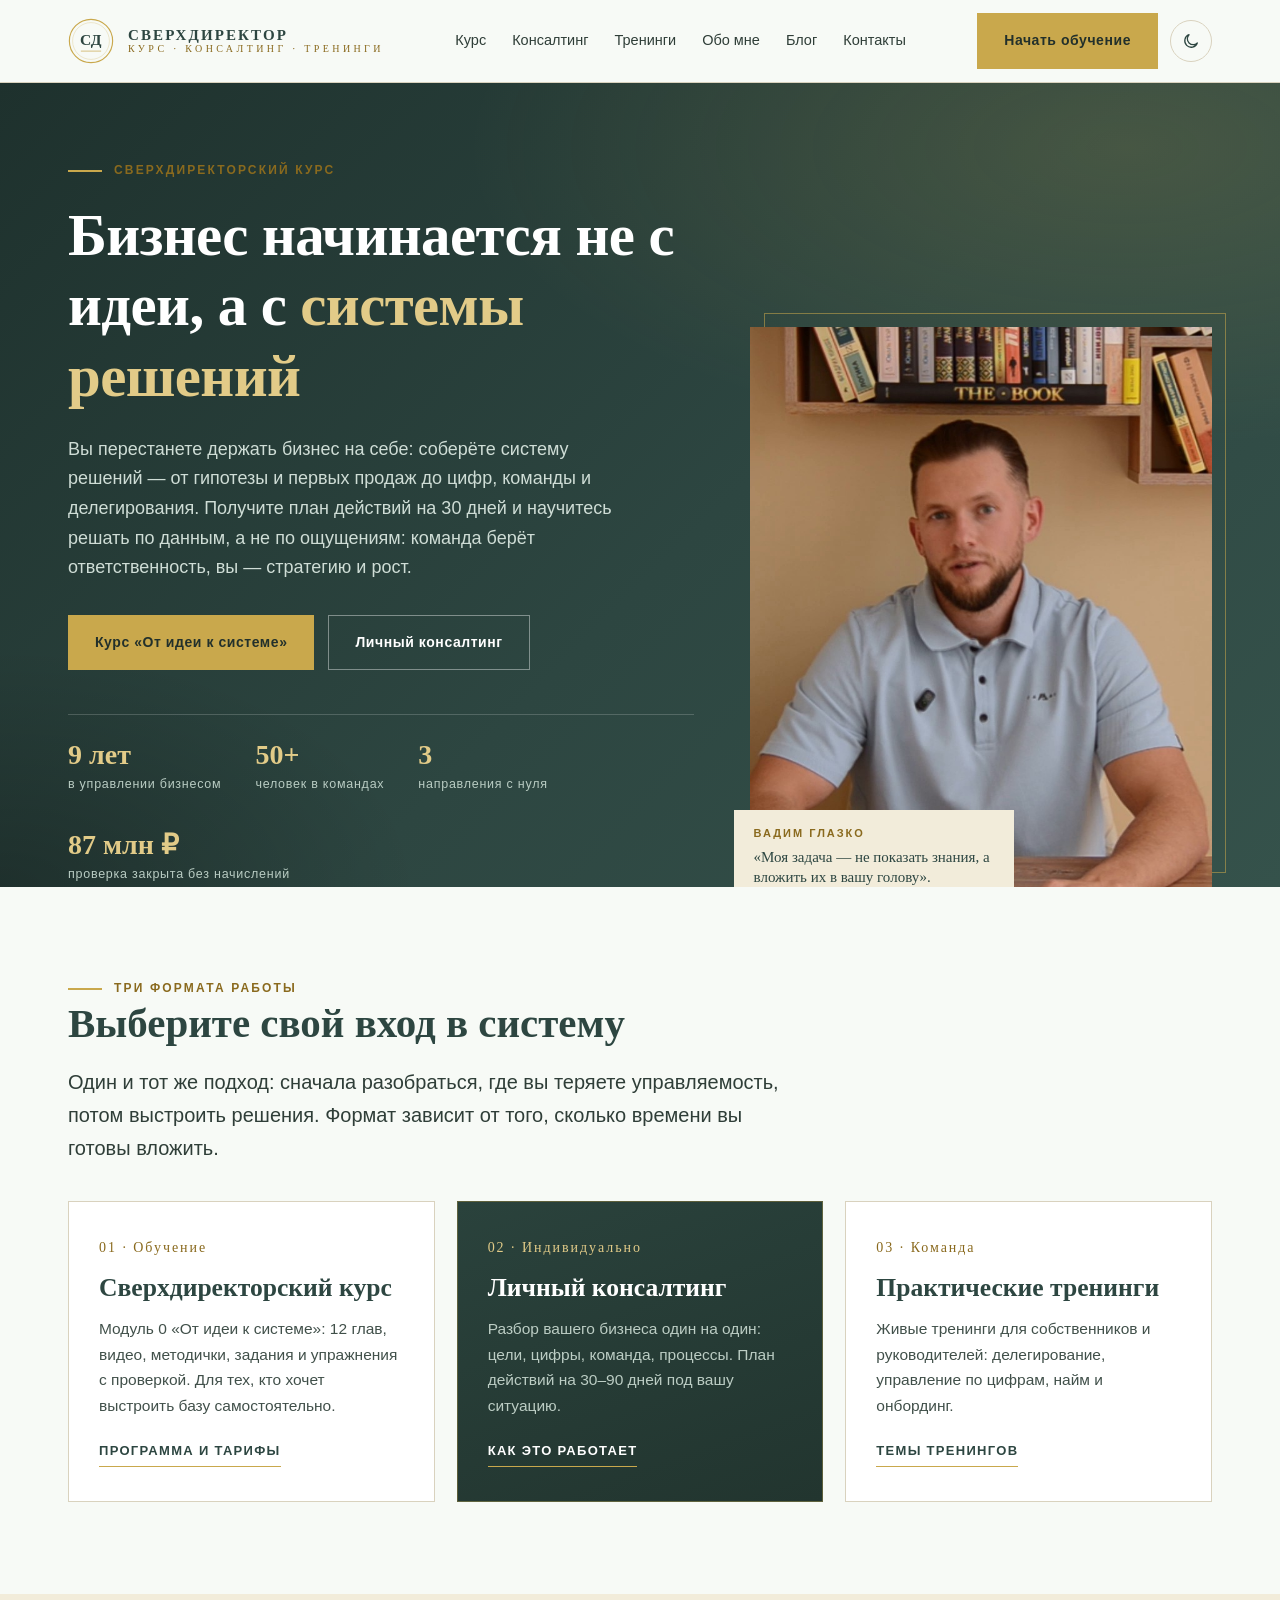
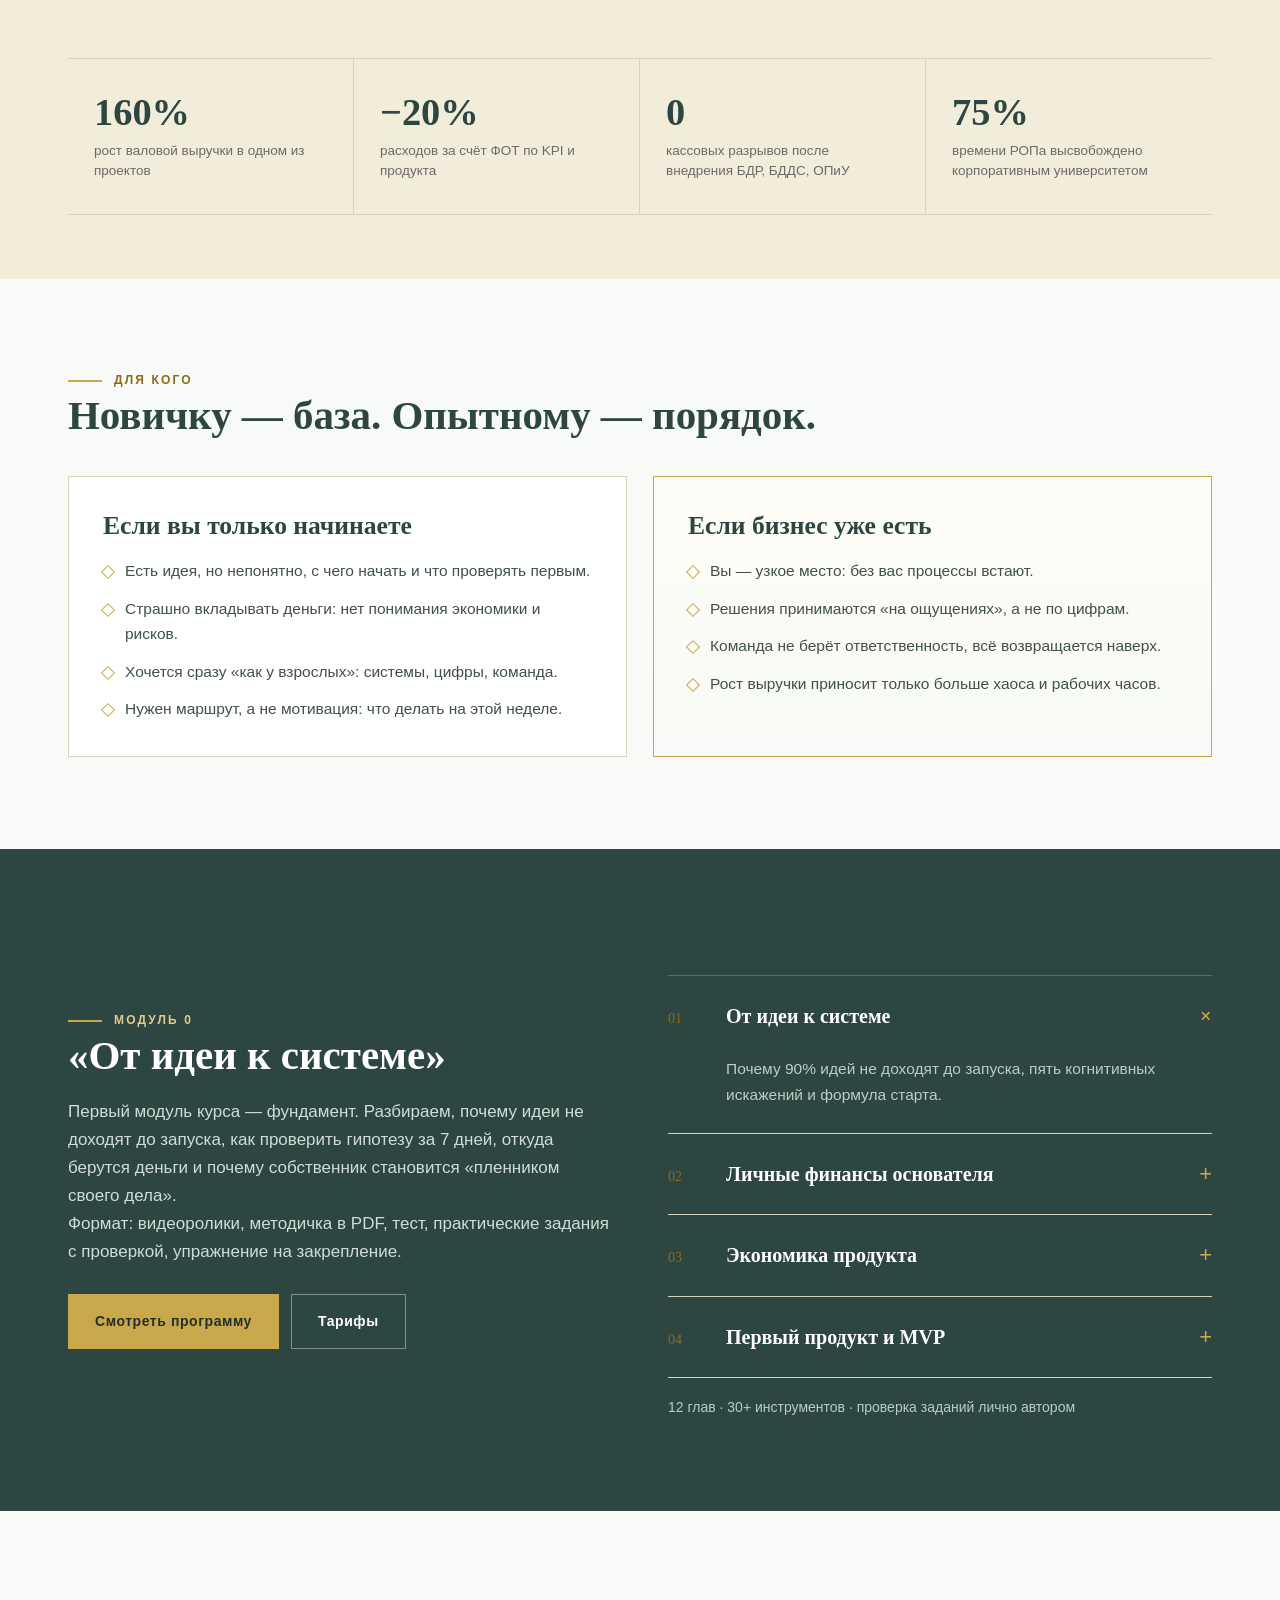
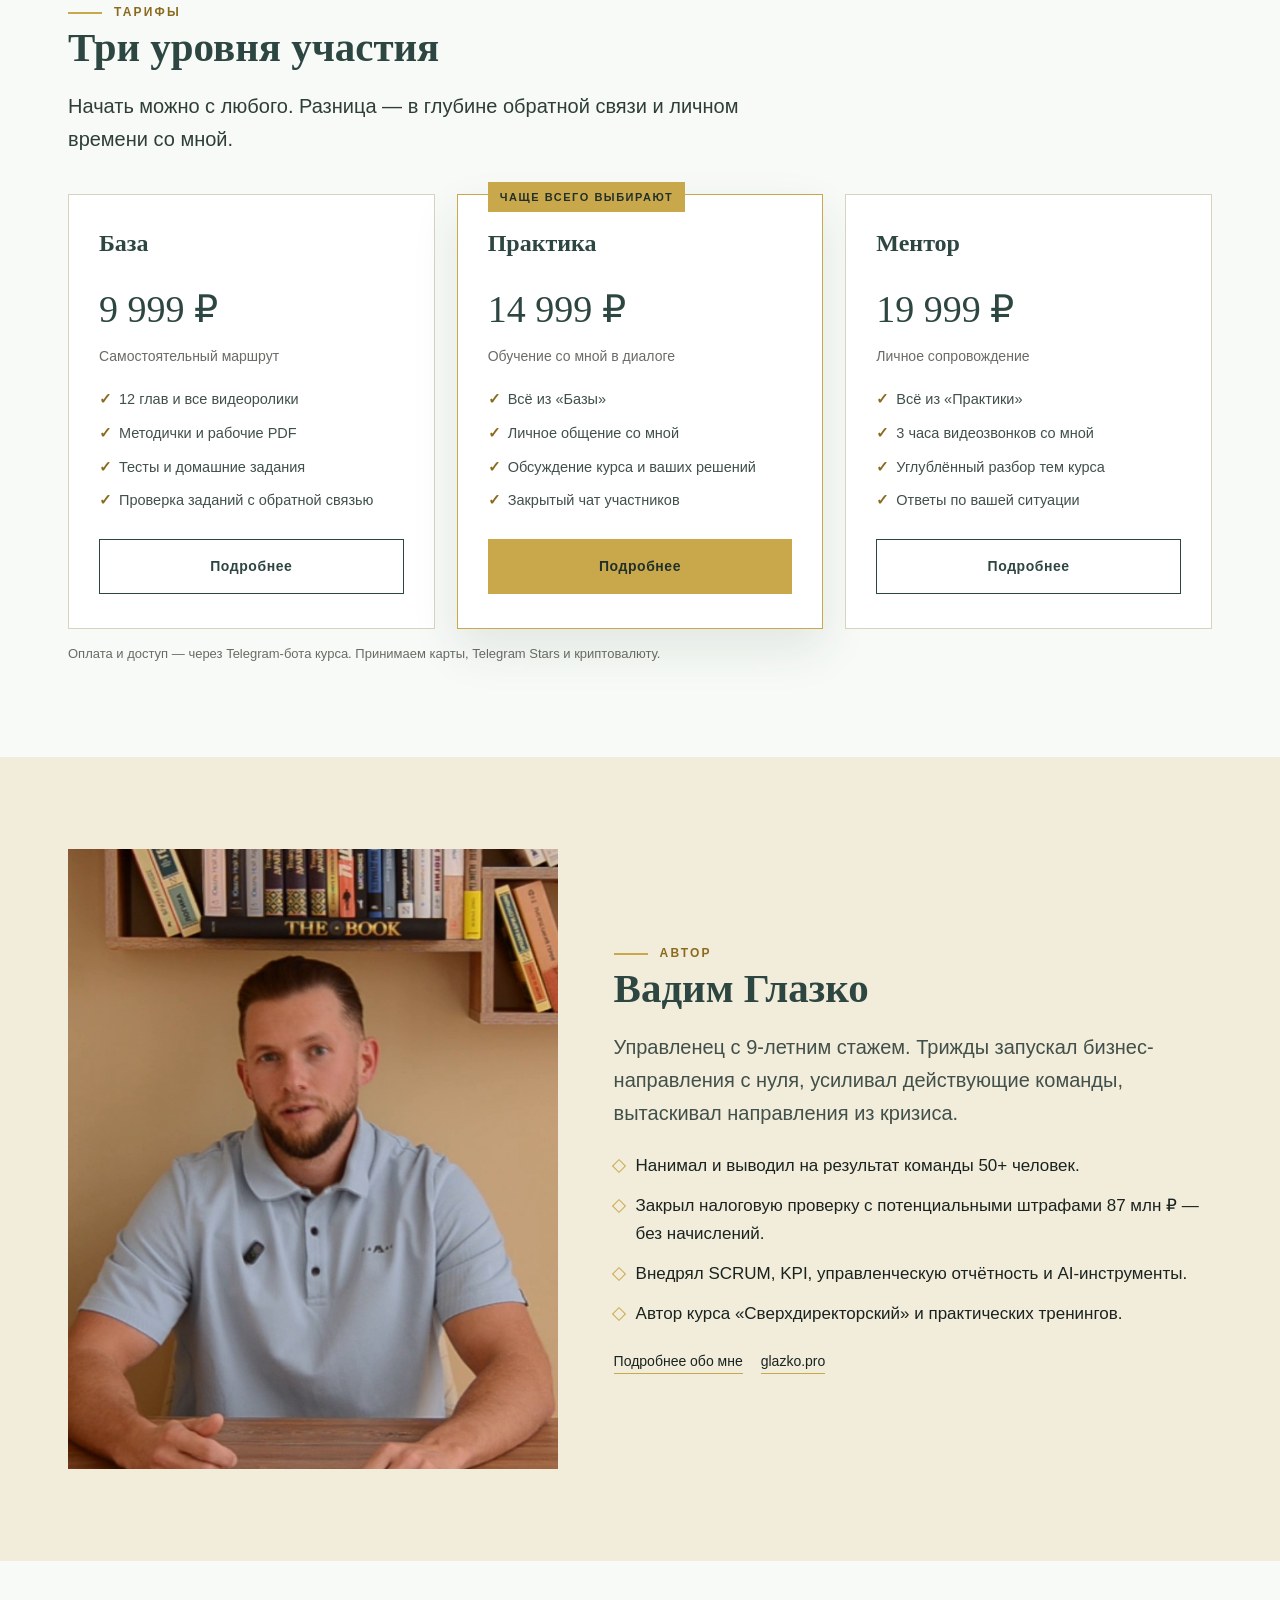
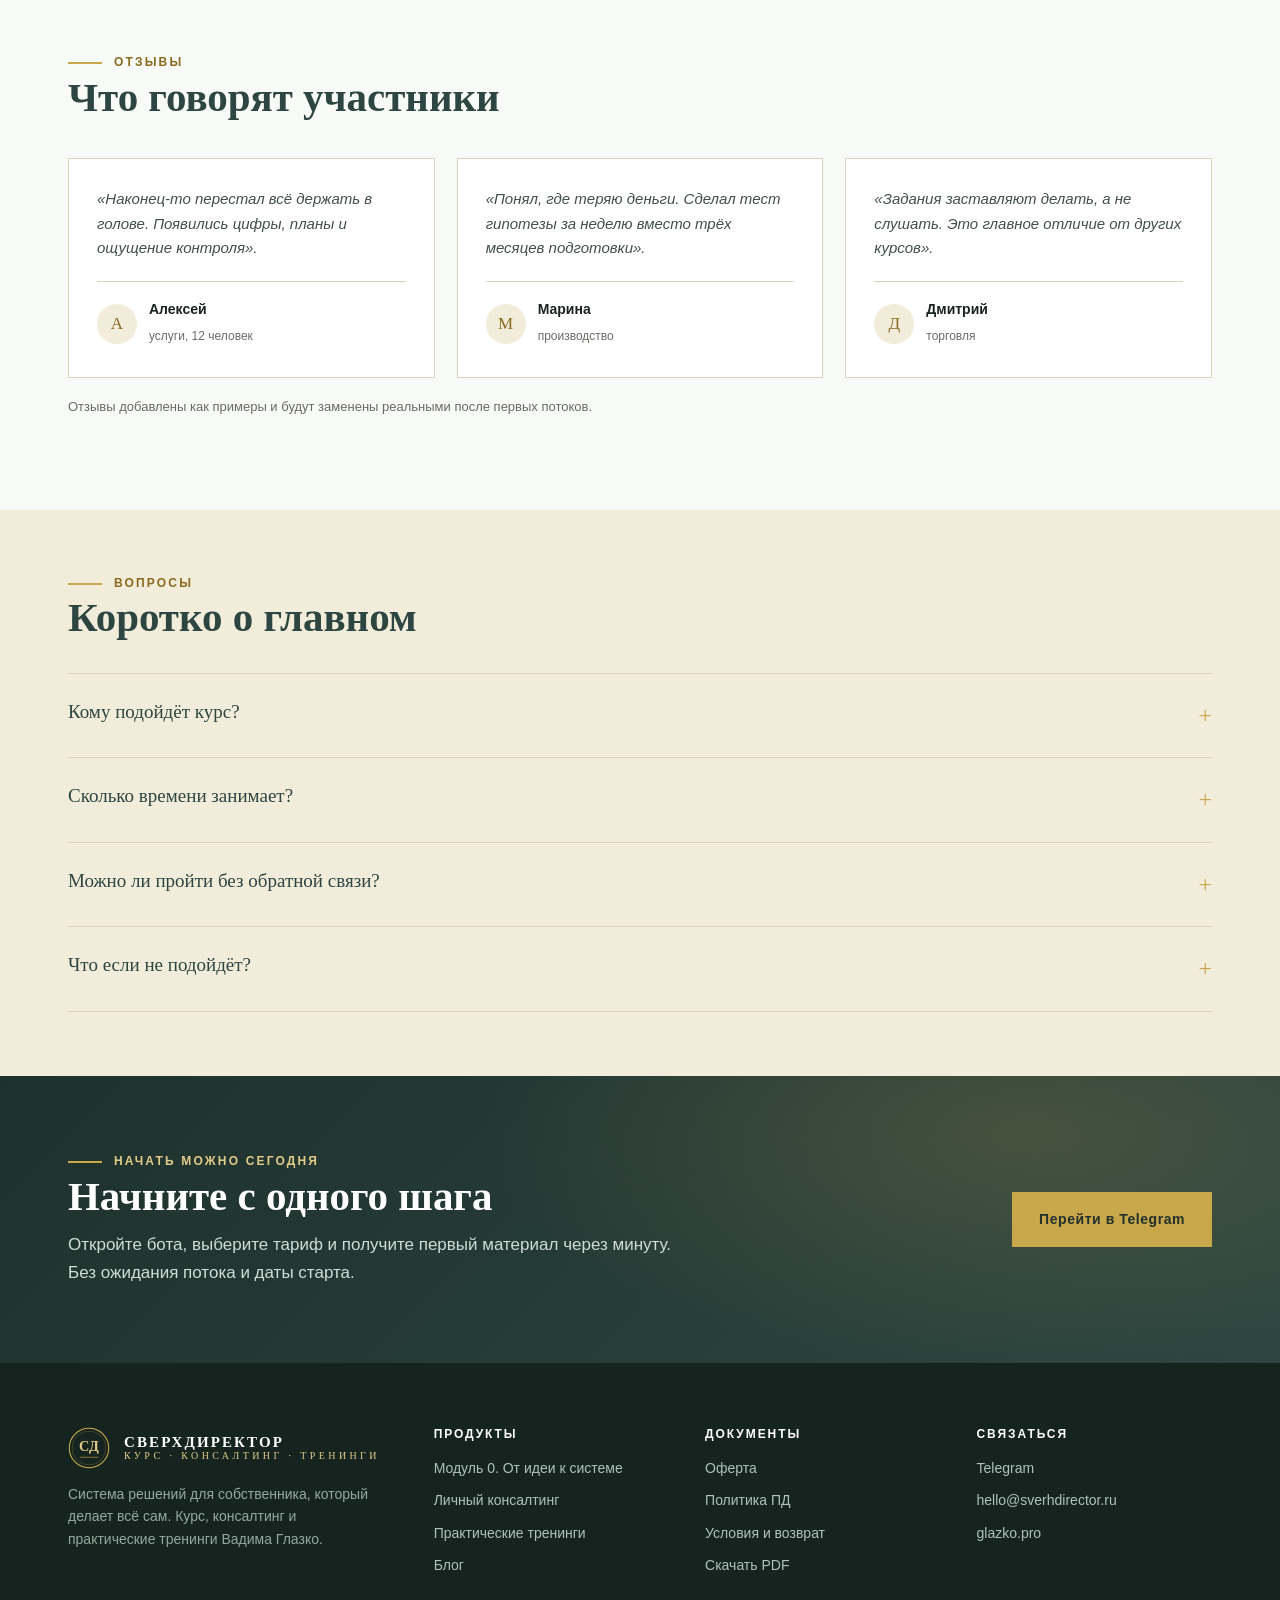
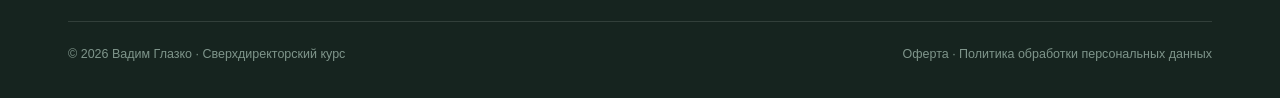
<file: index.html>
<!doctype html>
<html lang="ru">
<head>
<meta charset="utf-8">
<meta name="viewport" content="width=device-width, initial-scale=1">
<title>Сверхдиректорский курс — Вадим Глазко | Курс, консалтинг, тренинги</title>
<meta name="description" content="Курс «От идеи к системе», личный консалтинг и практические тренинги для собственника, который делает всё сам.">
<meta property="og:title" content="Сверхдиректорский курс — Вадим Глазко | Курс, консалтинг, тренинги">
<meta property="og:description" content="Курс «От идеи к системе», личный консалтинг и практические тренинги для собственника, который делает всё сам.">
<meta property="og:type" content="website">
<meta property="og:url" content="https://sverhdirector.ru/index.html">
<meta property="og:image" content="https://sverhdirector.ru/assets/img/author.jpg">
<meta name="theme-color" content="#F7FAF6" id="themeColor">
<link rel="icon" href="/assets/img/favicon.svg" type="image/svg+xml">
<script>
(function(){var t=null;try{t=localStorage.getItem('sd-theme')}catch(e){}
try{var q=new URLSearchParams(location.search).get('theme');if(q==='dark'||q==='light'){t=q}}catch(e){}
if(t!=='light'&&t!=='dark'){t=(window.matchMedia&&window.matchMedia('(prefers-color-scheme: dark)').matches)?'dark':'light';}
document.documentElement.setAttribute('data-theme',t);
document.documentElement.style.colorScheme=t;})();
</script>
<link rel="stylesheet" href="/assets/css/style.css">
<script type="text/javascript">
(function(m,e,t,r,i,k,a){m[i]=m[i]||function(){(m[i].a=m[i].a||[]).push(arguments)};
m[i].l=1*new Date();
for (var j = 0; j < document.scripts.length; j++) {if (document.scripts[j].src === r) { return; }}
k=e.createElement(t),a=e.getElementsByTagName(t)[0],k.async=1,k.src=r,a.parentNode.insertBefore(k,a)})
(window, document, "script", "https://mc.yandex.ru/metrika/tag.js", "ym");
ym(114694891, "init", {clickmap:true, trackLinks:true, accurateTrackBounce:true, webvisor:true});
</script>
<noscript><div><img src="https://mc.yandex.ru/watch/114694891" style="position:absolute; left:-9999px;" alt="" /></div></noscript>
</head>
<body data-page="">
<header class="header">
  <div class="wrap header__in">
    <a class="logo" href="/index.html" aria-label="Сверхдиректорский курс">
      <img class="logo__mark-img" src="/assets/img/emblem.svg" alt="" width="46" height="46">
      <span class="logo__text"><b>СВЕРХДИРЕКТОР</b><span>курс · консалтинг · тренинги</span></span>
    </a>
    <nav class="nav" id="nav">
      <a href="/course.html" data-nav="course">Курс</a>
      <a href="/consulting.html" data-nav="consulting">Консалтинг</a>
      <a href="/trainings.html" data-nav="trainings">Тренинги</a>
      <a href="/about.html" data-nav="about">Обо мне</a>
      <a href="/blog.html" data-nav="blog">Блог</a>
      <a href="/contacts.html" data-nav="contacts">Контакты</a>
    </nav>
    <div class="header__actions">
      <a class="btn btn--gold" href="https://t.me/sverhdirector_bot" target="_blank" rel="noopener">Начать обучение</a>
      <button class="theme-toggle" id="themeToggle" type="button" aria-label="Переключить тему" aria-pressed="false" title="Тёмная тема">
        <svg class="icon-sun" viewBox="0 0 24 24" aria-hidden="true"><circle cx="12" cy="12" r="4.2"/><path d="M12 2.6v2.2M12 19.2v2.2M2.6 12h2.2M19.2 12h2.2M5.3 5.3l1.6 1.6M17.1 17.1l1.6 1.6M18.7 5.3l-1.6 1.6M6.9 17.1l-1.6 1.6"/></svg>
        <svg class="icon-moon" viewBox="0 0 24 24" aria-hidden="true"><path d="M20.4 14.6A8.6 8.6 0 1 1 9.4 3.6a7 7 0 0 0 11 11z"/></svg>
      </button>
    </div>
    <button class="burger" id="burger" aria-label="Меню"><span></span><span></span><span></span></button>
  </div>
</header>

<section class="hero">
  <div class="wrap hero__in">
    <div>
      <div class="kicker">Сверхдиректорский курс</div>
      <h1>Бизнес начинается не с идеи, а с <em>системы решений</em></h1>
      <p>Вы перестанете держать бизнес на себе: соберёте систему решений — от гипотезы и первых продаж до цифр, команды и делегирования. Получите план действий на 30 дней и научитесь решать по данным, а не по ощущениям: команда берёт ответственность, вы — стратегию и рост.</p>
      <div class="hero__actions">
        <a class="btn btn--gold" href="/course.html">Курс «От идеи к системе»</a>
        <a class="btn btn--light" href="/consulting.html">Личный консалтинг</a>
      </div>
      <div class="hero__facts">
        <div class="hero__fact"><b>9 лет</b><span>в управлении бизнесом</span></div>
        <div class="hero__fact"><b>50+</b><span>человек в командах</span></div>
        <div class="hero__fact"><b>3</b><span>направления с нуля</span></div>
        <div class="hero__fact"><b>87 млн ₽</b><span>проверка закрыта без начислений</span></div>
      </div>
    </div>
    <div class="hero__photo">
      <img src="/assets/img/author.jpg" alt="Вадим Глазко — автор курса">
      <div class="hero__frame"><b>Вадим Глазко</b>«Моя задача — не показать знания, а вложить их в вашу голову».</div>
    </div>
  </div>
</section>

<section>
  <div class="wrap">
    <div class="kicker">Три формата работы</div>
    <h2>Выберите свой вход в систему</h2>
    <p class="lead muted" style="max-width:720px">Один и тот же подход: сначала разобраться, где вы теряете управляемость, потом выстроить решения. Формат зависит от того, сколько времени вы готовы вложить.</p>
    <div class="cards">
      <div class="card">
        <div class="card__num">01 · Обучение</div>
        <h3>Сверхдиректорский курс</h3>
        <p>Модуль 0 «От идеи к системе»: 12 глав, видео, методички, задания и упражнения с проверкой. Для тех, кто хочет выстроить базу самостоятельно.</p>
        <a class="card__link" href="/course.html">Программа и тарифы</a>
      </div>
      <div class="card card--dark">
        <div class="card__num">02 · Индивидуально</div>
        <h3>Личный консалтинг</h3>
        <p>Разбор вашего бизнеса один на один: цели, цифры, команда, процессы. План действий на 30–90 дней под вашу ситуацию.</p>
        <a class="card__link" href="/consulting.html" style="color:#fff">Как это работает</a>
      </div>
      <div class="card">
        <div class="card__num">03 · Команда</div>
        <h3>Практические тренинги</h3>
        <p>Живые тренинги для собственников и руководителей: делегирование, управление по цифрам, найм и онбординг.</p>
        <a class="card__link" href="/trainings.html">Темы тренингов</a>
      </div>
    </div>
  </div>
</section>

<section class="section--cream section--tight">
  <div class="wrap">
    <div class="stats">
      <div class="stat"><b>160%</b><span>рост валовой выручки в одном из проектов</span></div>
      <div class="stat"><b>−20%</b><span>расходов за счёт ФОТ по KPI и продукта</span></div>
      <div class="stat"><b>0</b><span>кассовых разрывов после внедрения БДР, БДДС, ОПиУ</span></div>
      <div class="stat"><b>75%</b><span>времени РОПа высвобождено корпоративным университетом</span></div>
    </div>
  </div>
</section>

<section>
  <div class="wrap">
    <div class="kicker">Для кого</div>
    <h2>Новичку — база. Опытному — порядок.</h2>
    <div class="split">
      <div class="panel">
        <h3>Если вы только начинаете</h3>
        <ul>
          <li>Есть идея, но непонятно, с чего начать и что проверять первым.</li>
          <li>Страшно вкладывать деньги: нет понимания экономики и рисков.</li>
          <li>Хочется сразу «как у взрослых»: системы, цифры, команда.</li>
          <li>Нужен маршрут, а не мотивация: что делать на этой неделе.</li>
        </ul>
      </div>
      <div class="panel panel--accent">
        <h3>Если бизнес уже есть</h3>
        <ul>
          <li>Вы — узкое место: без вас процессы встают.</li>
          <li>Решения принимаются «на ощущениях», а не по цифрам.</li>
          <li>Команда не берёт ответственность, всё возвращается наверх.</li>
          <li>Рост выручки приносит только больше хаоса и рабочих часов.</li>
        </ul>
      </div>
    </div>
  </div>
</section>

<section class="section--green">
  <div class="wrap">
    <div class="grid-2">
      <div>
        <div class="kicker">Модуль 0</div>
        <h2>«От идеи к системе»</h2>
        <p style="color:#CFDDD6">Первый модуль курса — фундамент. Разбираем, почему идеи не доходят до запуска, как проверить гипотезу за 7 дней, откуда берутся деньги и почему собственник становится «пленником своего дела».</p>
        <p style="color:#CFDDD6">Формат: видеоролики, методичка в PDF, тест, практические задания с проверкой, упражнение на закрепление.</p>
        <div style="margin-top:28px;display:flex;gap:12px;flex-wrap:wrap">
          <a class="btn btn--gold" href="/course.html">Смотреть программу</a>
          <a class="btn btn--light" href="/course.html#tariffs">Тарифы</a>
        </div>
      </div>
      <div>
        <div class="program" style="border-color:rgba(255,255,255,.2)">
          <details open><summary><span class="num">01</span><h3 style="color:#fff">От идеи к системе</h3><span class="plus">+</span></summary><div class="body" style="color:#BCCDC4">Почему 90% идей не доходят до запуска, пять когнитивных искажений и формула старта.</div></details>
          <details><summary><span class="num">02</span><h3 style="color:#fff">Личные финансы основателя</h3><span class="plus">+</span></summary><div class="body" style="color:#BCCDC4">Где заканчиваются деньги бизнеса и начинаются ваши.</div></details>
          <details><summary><span class="num">03</span><h3 style="color:#fff">Экономика продукта</h3><span class="plus">+</span></summary><div class="body" style="color:#BCCDC4">Юнит-экономика, маржа, точка безубыточности на пальцах.</div></details>
          <details><summary><span class="num">04</span><h3 style="color:#fff">Первый продукт и MVP</h3><span class="plus">+</span></summary><div class="body" style="color:#BCCDC4">Как проверить спрос за неделю и не потратить миллион.</div></details>
        </div>
        <p style="margin-top:18px;font-size:14px;color:#B9CCC3">12 глав · 30+ инструментов · проверка заданий лично автором</p>
      </div>
    </div>
  </div>
</section>

<section>
  <div class="wrap">
    <div class="kicker">Тарифы</div>
    <h2>Три уровня участия</h2>
    <p class="lead muted" style="max-width:720px">Начать можно с любого. Разница — в глубине обратной связи и личном времени со мной.</p>
    <div class="tariffs">
      <div class="tariff">
        <h3>База</h3>
        <div class="tariff__price">9 999 ₽</div>
        <div class="muted" style="font-size:14px">Самостоятельный маршрут</div>
        <ul>
          <li>12 глав и все видеоролики</li>
          <li>Методички и рабочие PDF</li>
          <li>Тесты и домашние задания</li>
          <li>Проверка заданий с обратной связью</li>
        </ul>
        <a class="btn btn--ghost" href="/course.html#tariffs">Подробнее</a>
      </div>
      <div class="tariff tariff--featured">
        <div class="tariff__tag">Чаще всего выбирают</div>
        <h3>Практика</h3>
        <div class="tariff__price">14 999 ₽</div>
        <div class="muted" style="font-size:14px">Обучение со мной в диалоге</div>
        <ul>
          <li>Всё из «Базы»</li>
          <li>Личное общение со мной</li>
          <li>Обсуждение курса и ваших решений</li>
          <li>Закрытый чат участников</li>
        </ul>
        <a class="btn btn--gold" href="/course.html#tariffs">Подробнее</a>
      </div>
      <div class="tariff">
        <h3>Ментор</h3>
        <div class="tariff__price">19 999 ₽</div>
        <div class="muted" style="font-size:14px">Личное сопровождение</div>
        <ul>
          <li>Всё из «Практики»</li>
          <li>3 часа видеозвонков со мной</li>
          <li>Углублённый разбор тем курса</li>
          <li>Ответы по вашей ситуации</li>
        </ul>
        <a class="btn btn--ghost" href="/course.html#tariffs">Подробнее</a>
      </div>
    </div>
    <p class="note">Оплата и доступ — через Telegram-бота курса. Принимаем карты, Telegram Stars и криптовалюту.</p>
  </div>
</section>

<section class="section--cream">
  <div class="wrap author">
    <div class="author__photo"><img src="/assets/img/author.jpg" alt="Вадим Глазко"></div>
    <div>
      <div class="kicker">Автор</div>
      <h2>Вадим Глазко</h2>
      <p class="lead" style="color:var(--text-soft)">Управленец с 9-летним стажем. Трижды запускал бизнес-направления с нуля, усиливал действующие команды, вытаскивал направления из кризиса.</p>
      <ul>
        <li>Нанимал и выводил на результат команды 50+ человек.</li>
        <li>Закрыл налоговую проверку с потенциальными штрафами 87 млн ₽ — без начислений.</li>
        <li>Внедрял SCRUM, KPI, управленческую отчётность и AI-инструменты.</li>
        <li>Автор курса «Сверхдиректорский» и практических тренингов.</li>
      </ul>
      <div class="author__links">
        <a href="/about.html">Подробнее обо мне</a>
        <a href="https://glazko.pro" target="_blank" rel="noopener">glazko.pro</a>
      </div>
    </div>
  </div>
</section>

<section>
  <div class="wrap">
    <div class="kicker">Отзывы</div>
    <h2>Что говорят участники</h2>
    <div class="reviews">
      <div class="review"><p>«Наконец-то перестал всё держать в голове. Появились цифры, планы и ощущение контроля».</p><div class="review__who"><div class="review__ava">А</div><div><b>Алексей</b><span>услуги, 12 человек</span></div></div></div>
      <div class="review"><p>«Понял, где теряю деньги. Сделал тест гипотезы за неделю вместо трёх месяцев подготовки».</p><div class="review__who"><div class="review__ava">М</div><div><b>Марина</b><span>производство</span></div></div></div>
      <div class="review"><p>«Задания заставляют делать, а не слушать. Это главное отличие от других курсов».</p><div class="review__who"><div class="review__ava">Д</div><div><b>Дмитрий</b><span>торговля</span></div></div></div>
    </div>
    <p class="reviews__note">Отзывы добавлены как примеры и будут заменены реальными после первых потоков.</p>
  </div>
</section>

<section class="section--cream section--tight">
  <div class="wrap">
    <div class="kicker">Вопросы</div>
    <h2>Коротко о главном</h2>
    <div class="faq">
      <details><summary>Кому подойдёт курс?</summary><div class="body">И новичкам, и собственникам с опытом: первым — база и маршрут, вторым — порядок в решениях, цифрах и команде.</div></details>
      <details><summary>Сколько времени занимает?</summary><div class="body">Глава — 40–60 минут видео и текста, задания — от 15 минут. Упражнения рассчитаны на дни и недели, их можно совмещать с работой.</div></details>
      <details><summary>Можно ли пройти без обратной связи?</summary><div class="body">Можно, но проверка заданий входит во все тарифы — это часть методики: без внешней обратной связи сложно увидеть слепые зоны.</div></details>
      <details><summary>Что если не подойдёт?</summary><div class="body">Порядок возврата описан в оферте. До выдачи доступа к материалам возврат возможен, после — услуга считается оказанной.</div></details>
    </div>
  </div>
</section>

<section class="cta">
  <div class="wrap cta__in">
    <div>
      <div class="kicker" style="color:var(--gold-light)">Начать можно сегодня</div>
      <h2>Начните с одного шага</h2>
      <p>Откройте бота, выберите тариф и получите первый материал через минуту. Без ожидания потока и даты старта.</p>
    </div>
    <a class="btn btn--gold" href="https://t.me/sverhdirector_bot" target="_blank" rel="noopener">Перейти в Telegram</a>
  </div>
</section>
<footer class="footer">
  <div class="wrap">
    <div class="footer__grid">
      <div class="footer__brand">
        <a class="logo" href="/index.html" style="margin-bottom:6px">
          <img src="/assets/img/emblem-light.svg" alt="" width="42" height="42">
          <span class="logo__text"><b style="color:#fff">СВЕРХДИРЕКТОР</b><span style="color:var(--gold-light)">курс · консалтинг · тренинги</span></span>
        </a>
        <p>Система решений для собственника, который делает всё сам. Курс, консалтинг и практические тренинги Вадима Глазко.</p>
      </div>
      <div>
        <h4>Продукты</h4>
        <ul>
          <li><a href="/course.html">Модуль 0. От идеи к системе</a></li>
          <li><a href="/consulting.html">Личный консалтинг</a></li>
          <li><a href="/trainings.html">Практические тренинги</a></li>
          <li><a href="/blog.html">Блог</a></li>
        </ul>
      </div>
      <div>
        <h4>Документы</h4>
        <ul>
          <li><a href="/docs/offer.html">Оферта</a></li>
          <li><a href="/docs/privacy.html">Политика ПД</a></li>
          <li><a href="/docs/refund.html">Условия и возврат</a></li>
          <li><a href="/assets/docs/legal.pdf">Скачать PDF</a></li>
        </ul>
      </div>
      <div>
        <h4>Связаться</h4>
        <ul>
          <li><a href="https://t.me/sverhdirector_bot" target="_blank" rel="noopener">Telegram</a></li>
          <li><a href="mailto:hello@sverhdirector.ru">hello@sverhdirector.ru</a></li>
          <li><a href="https://glazko.pro" target="_blank" rel="noopener">glazko.pro</a></li>
        </ul>
      </div>
    </div>
    <div class="footer__bottom">
      <span>© 2026 Вадим Глазко · Сверхдиректорский курс</span>
      <span>Оферта · Политика обработки персональных данных</span>
    </div>
  </div>
</footer>
<script src="/assets/js/main.js"></script>
</body>
</html>
</file>
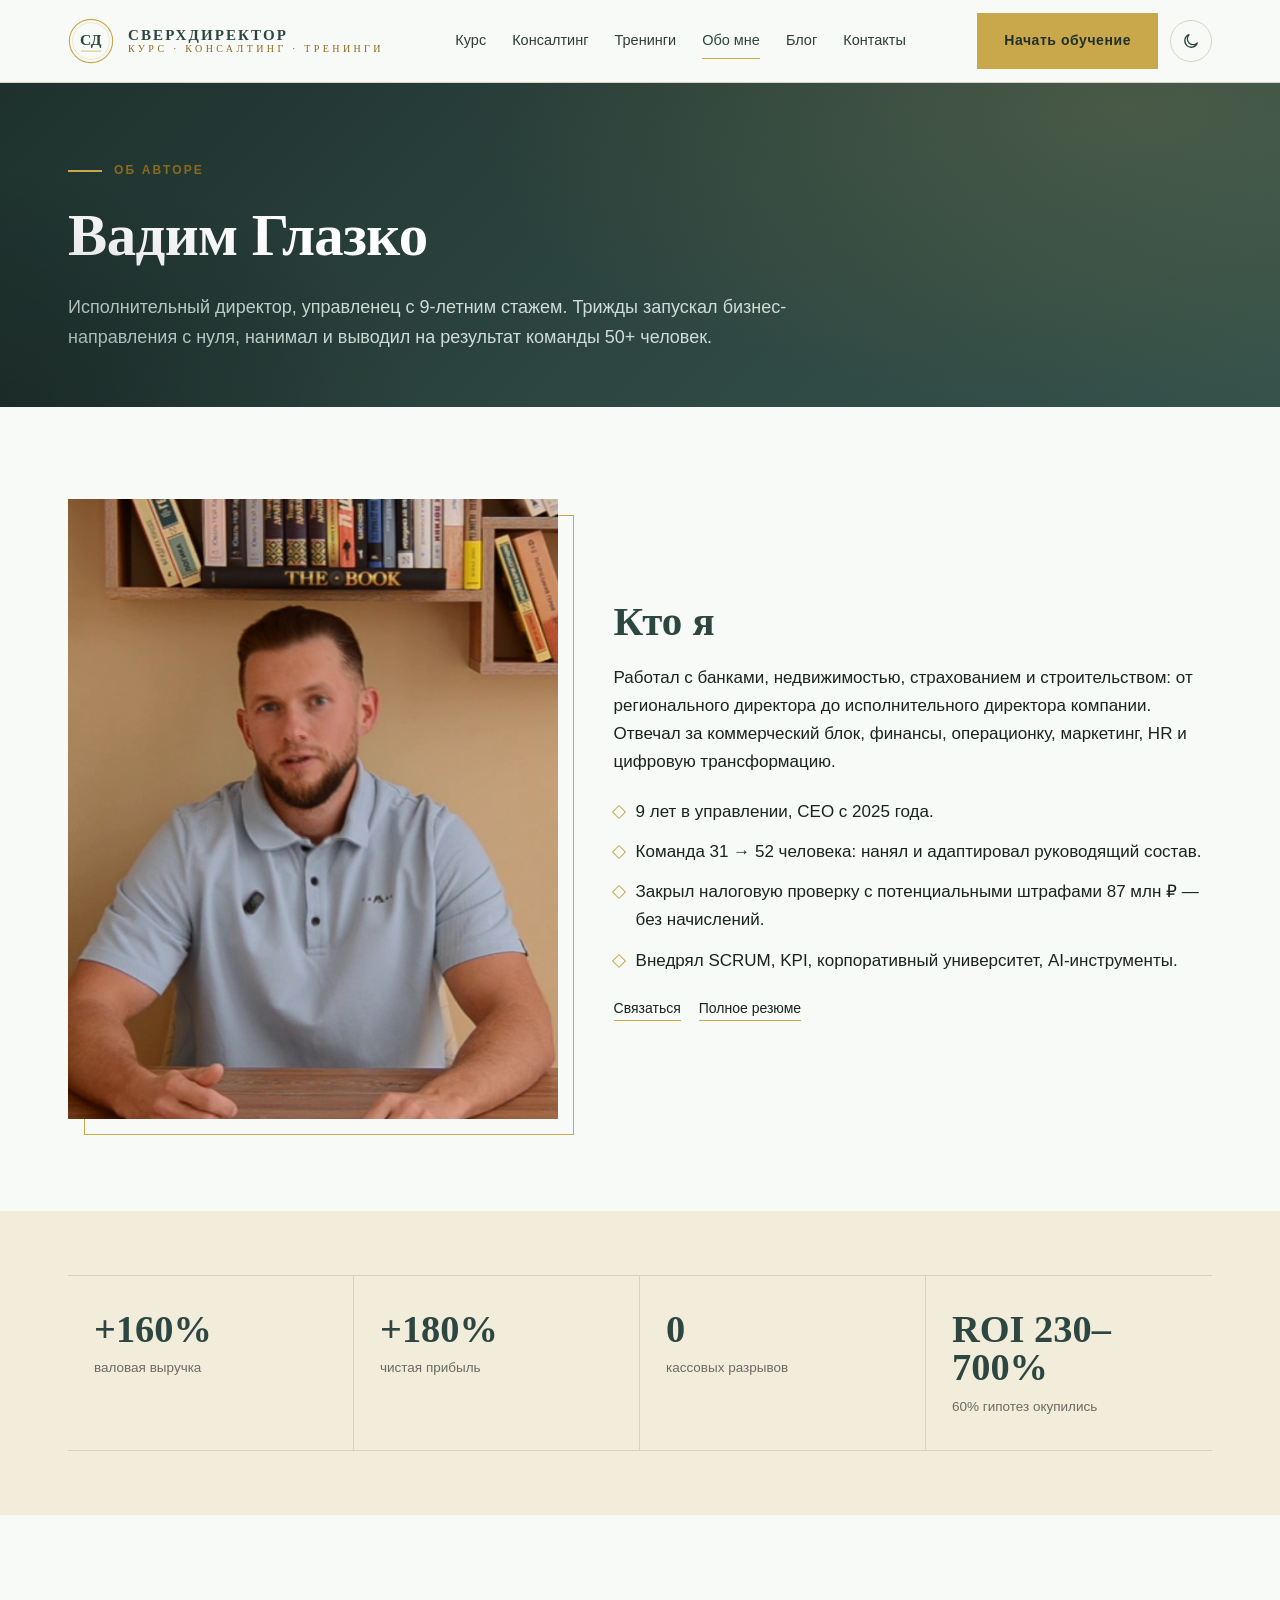
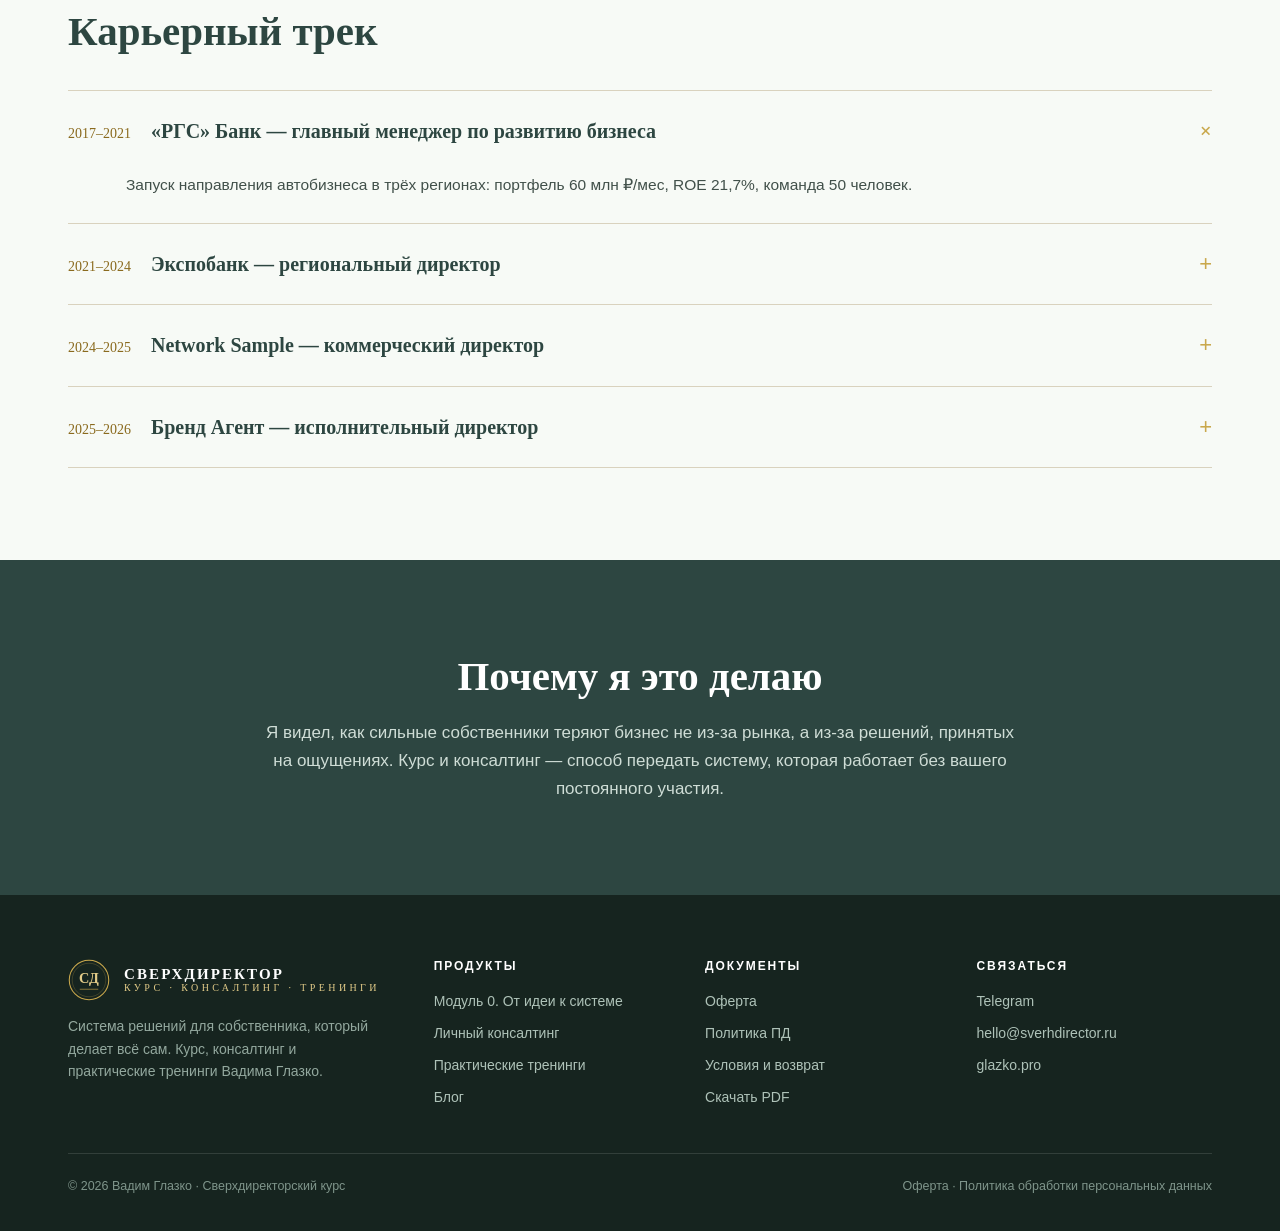
<file: about.html>
<!doctype html>
<html lang="ru">
<head>
<meta charset="utf-8">
<meta name="viewport" content="width=device-width, initial-scale=1">
<title>Обо мне — Вадим Глазко, исполнительный директор</title>
<meta name="description" content="9 лет в управлении, команды 50+, три направления с нуля.">
<meta property="og:title" content="Обо мне — Вадим Глазко, исполнительный директор">
<meta property="og:description" content="9 лет в управлении, команды 50+, три направления с нуля.">
<meta property="og:type" content="website">
<meta property="og:url" content="https://sverhdirector.ru/about.html">
<meta property="og:image" content="https://sverhdirector.ru/assets/img/author.jpg">
<meta name="theme-color" content="#F7FAF6" id="themeColor">
<link rel="icon" href="/assets/img/favicon.svg" type="image/svg+xml">
<script>
(function(){var t=null;try{t=localStorage.getItem('sd-theme')}catch(e){}
try{var q=new URLSearchParams(location.search).get('theme');if(q==='dark'||q==='light'){t=q}}catch(e){}
if(t!=='light'&&t!=='dark'){t=(window.matchMedia&&window.matchMedia('(prefers-color-scheme: dark)').matches)?'dark':'light';}
document.documentElement.setAttribute('data-theme',t);
document.documentElement.style.colorScheme=t;})();
</script>
<link rel="stylesheet" href="/assets/css/style.css">
<script type="text/javascript">
(function(m,e,t,r,i,k,a){m[i]=m[i]||function(){(m[i].a=m[i].a||[]).push(arguments)};
m[i].l=1*new Date();
for (var j = 0; j < document.scripts.length; j++) {if (document.scripts[j].src === r) { return; }}
k=e.createElement(t),a=e.getElementsByTagName(t)[0],k.async=1,k.src=r,a.parentNode.insertBefore(k,a)})
(window, document, "script", "https://mc.yandex.ru/metrika/tag.js", "ym");
ym(114694891, "init", {clickmap:true, trackLinks:true, accurateTrackBounce:true, webvisor:true});
</script>
<noscript><div><img src="https://mc.yandex.ru/watch/114694891" style="position:absolute; left:-9999px;" alt="" /></div></noscript>
</head>
<body data-page="about">
<header class="header">
  <div class="wrap header__in">
    <a class="logo" href="/index.html" aria-label="Сверхдиректорский курс">
      <img class="logo__mark-img" src="/assets/img/emblem.svg" alt="" width="46" height="46">
      <span class="logo__text"><b>СВЕРХДИРЕКТОР</b><span>курс · консалтинг · тренинги</span></span>
    </a>
    <nav class="nav" id="nav">
      <a href="/course.html" data-nav="course">Курс</a>
      <a href="/consulting.html" data-nav="consulting">Консалтинг</a>
      <a href="/trainings.html" data-nav="trainings">Тренинги</a>
      <a href="/about.html" data-nav="about">Обо мне</a>
      <a href="/blog.html" data-nav="blog">Блог</a>
      <a href="/contacts.html" data-nav="contacts">Контакты</a>
    </nav>
    <div class="header__actions">
      <a class="btn btn--gold" href="https://t.me/sverhdirector_bot" target="_blank" rel="noopener">Начать обучение</a>
      <button class="theme-toggle" id="themeToggle" type="button" aria-label="Переключить тему" aria-pressed="false" title="Тёмная тема">
        <svg class="icon-sun" viewBox="0 0 24 24" aria-hidden="true"><circle cx="12" cy="12" r="4.2"/><path d="M12 2.6v2.2M12 19.2v2.2M2.6 12h2.2M19.2 12h2.2M5.3 5.3l1.6 1.6M17.1 17.1l1.6 1.6M18.7 5.3l-1.6 1.6M6.9 17.1l-1.6 1.6"/></svg>
        <svg class="icon-moon" viewBox="0 0 24 24" aria-hidden="true"><path d="M20.4 14.6A8.6 8.6 0 1 1 9.4 3.6a7 7 0 0 0 11 11z"/></svg>
      </button>
    </div>
    <button class="burger" id="burger" aria-label="Меню"><span></span><span></span><span></span></button>
  </div>
</header>

<section class="hero" style="padding-bottom:54px">
  <div class="wrap">
    <div class="kicker">Об авторе</div>
    <h1>Вадим Глазко</h1>
    <p style="max-width:760px">Исполнительный директор, управленец с 9-летним стажем. Трижды запускал бизнес-направления с нуля, нанимал и выводил на результат команды 50+ человек.</p>
  </div>
</section>

<section>
  <div class="wrap author">
    <div class="author__photo"><img src="/assets/img/author.jpg" alt="Вадим Глазко"></div>
    <div>
      <h2>Кто я</h2>
      <p>Работал с банками, недвижимостью, страхованием и строительством: от регионального директора до исполнительного директора компании. Отвечал за коммерческий блок, финансы, операционку, маркетинг, HR и цифровую трансформацию.</p>
      <ul>
        <li>9 лет в управлении, CEO с 2025 года.</li>
        <li>Команда 31 → 52 человека: нанял и адаптировал руководящий состав.</li>
        <li>Закрыл налоговую проверку с потенциальными штрафами 87 млн ₽ — без начислений.</li>
        <li>Внедрял SCRUM, KPI, корпоративный университет, AI-инструменты.</li>
      </ul>
      <div class="author__links"><a href="/contacts.html">Связаться</a><a href="https://glazko.pro" target="_blank" rel="noopener">Полное резюме</a></div>
    </div>
  </div>
</section>

<section class="section--cream section--tight">
  <div class="wrap">
    <div class="stats">
      <div class="stat"><b>+160%</b><span>валовая выручка</span></div>
      <div class="stat"><b>+180%</b><span>чистая прибыль</span></div>
      <div class="stat"><b>0</b><span>кассовых разрывов</span></div>
      <div class="stat"><b>ROI 230–700%</b><span>60% гипотез окупились</span></div>
    </div>
  </div>
</section>

<section>
  <div class="wrap">
    <h2>Карьерный трек</h2>
    <div class="program">
      <details open><summary><span class="num">2017–2021</span><h3>«РГС» Банк — главный менеджер по развитию бизнеса</h3><span class="plus">+</span></summary><div class="body"><p>Запуск направления автобизнеса в трёх регионах: портфель 60 млн ₽/мес, ROE 21,7%, команда 50 человек.</p></div></details>
      <details><summary><span class="num">2021–2024</span><h3>Экспобанк — региональный директор</h3><span class="plus">+</span></summary><div class="body"><p>Направление с нуля до 92 млн ₽/мес, ТОП-3 в регионе. Внедрил SCRUM, перевёл команду на удалёнку в локдаун.</p></div></details>
      <details><summary><span class="num">2024–2025</span><h3>Network Sample — коммерческий директор</h3><span class="plus">+</span></summary><div class="body"><p>Выручка 0 → 2 млн ₽/мес, построил трёхуровневый отдел продаж, документацию и систему метрик.</p></div></details>
      <details><summary><span class="num">2025–2026</span><h3>Бренд Агент — исполнительный директор</h3><span class="plus">+</span></summary><div class="body"><p>Команда 31 → 52 человека, внедрение AI и корпоративного университета, закрытие налоговой проверки без начислений.</p></div></details>
    </div>
  </div>
</section>

<section class="section--green"><div class="wrap center"><h2>Почему я это делаю</h2><p style="max-width:760px;margin:0 auto;color:#CFDDD6">Я видел, как сильные собственники теряют бизнес не из-за рынка, а из-за решений, принятых на ощущениях. Курс и консалтинг — способ передать систему, которая работает без вашего постоянного участия.</p></div></section>
<footer class="footer">
  <div class="wrap">
    <div class="footer__grid">
      <div class="footer__brand">
        <a class="logo" href="/index.html" style="margin-bottom:6px">
          <img src="/assets/img/emblem-light.svg" alt="" width="42" height="42">
          <span class="logo__text"><b style="color:#fff">СВЕРХДИРЕКТОР</b><span style="color:var(--gold-light)">курс · консалтинг · тренинги</span></span>
        </a>
        <p>Система решений для собственника, который делает всё сам. Курс, консалтинг и практические тренинги Вадима Глазко.</p>
      </div>
      <div>
        <h4>Продукты</h4>
        <ul>
          <li><a href="/course.html">Модуль 0. От идеи к системе</a></li>
          <li><a href="/consulting.html">Личный консалтинг</a></li>
          <li><a href="/trainings.html">Практические тренинги</a></li>
          <li><a href="/blog.html">Блог</a></li>
        </ul>
      </div>
      <div>
        <h4>Документы</h4>
        <ul>
          <li><a href="/docs/offer.html">Оферта</a></li>
          <li><a href="/docs/privacy.html">Политика ПД</a></li>
          <li><a href="/docs/refund.html">Условия и возврат</a></li>
          <li><a href="/assets/docs/legal.pdf">Скачать PDF</a></li>
        </ul>
      </div>
      <div>
        <h4>Связаться</h4>
        <ul>
          <li><a href="https://t.me/sverhdirector_bot" target="_blank" rel="noopener">Telegram</a></li>
          <li><a href="mailto:hello@sverhdirector.ru">hello@sverhdirector.ru</a></li>
          <li><a href="https://glazko.pro" target="_blank" rel="noopener">glazko.pro</a></li>
        </ul>
      </div>
    </div>
    <div class="footer__bottom">
      <span>© 2026 Вадим Глазко · Сверхдиректорский курс</span>
      <span>Оферта · Политика обработки персональных данных</span>
    </div>
  </div>
</footer>
<script src="/assets/js/main.js"></script>
</body>
</html>
</file>
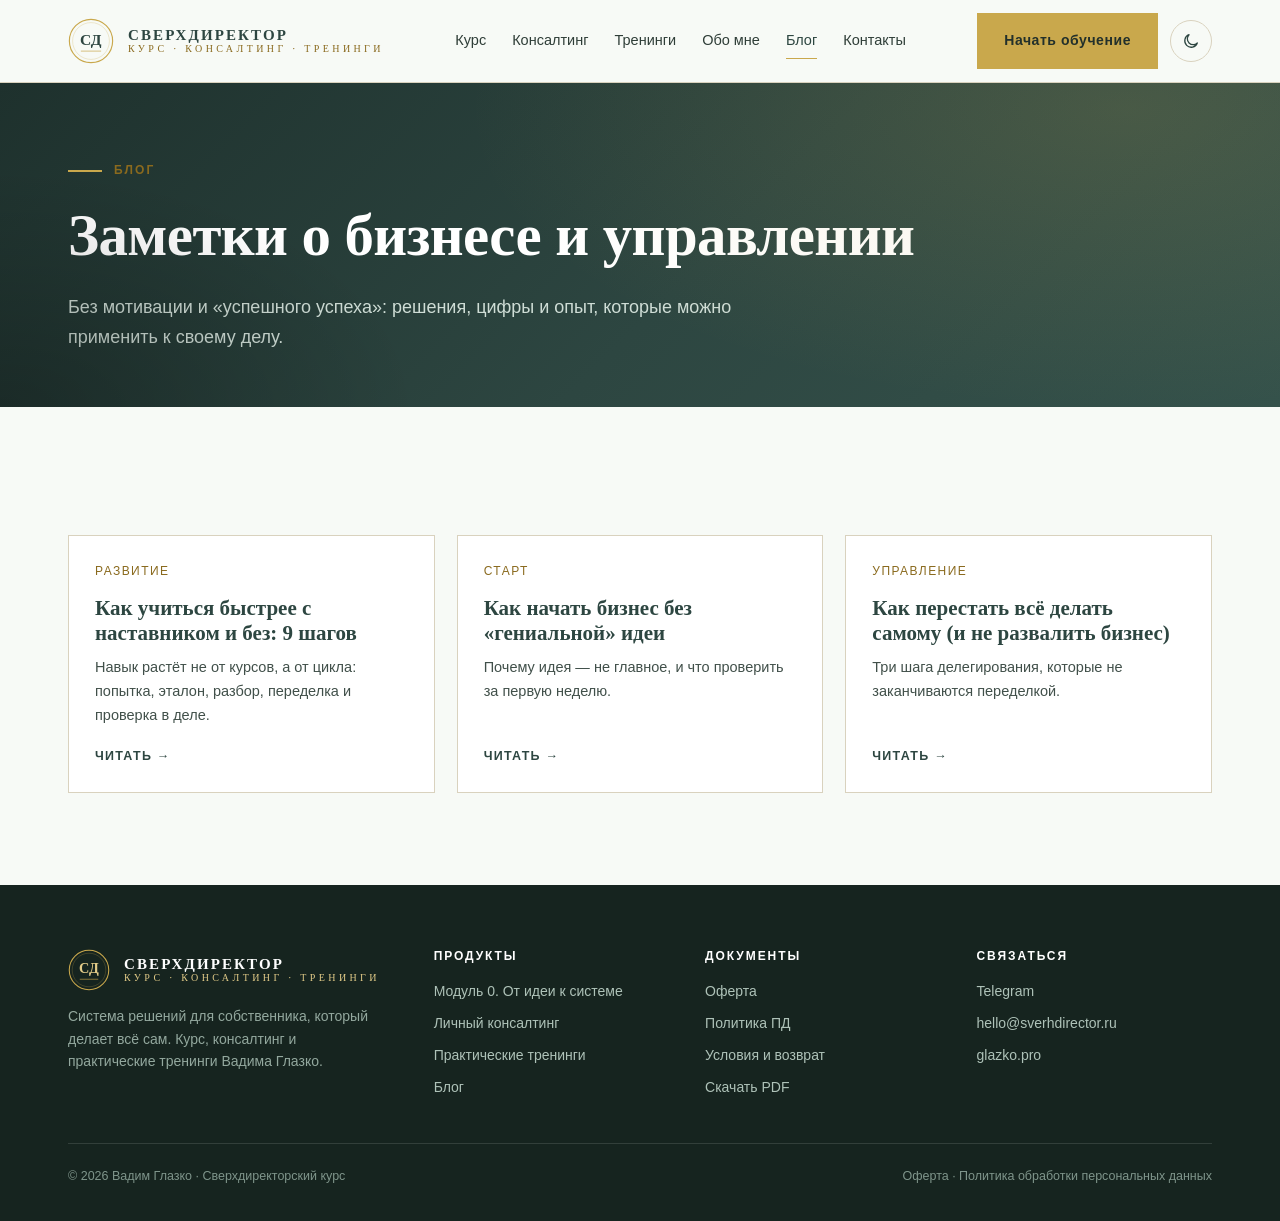
<file: blog.html>
<!doctype html>
<html lang="ru">
<head>
<meta charset="utf-8">
<meta name="viewport" content="width=device-width, initial-scale=1">
<title>Блог о бизнесе и управлении — Сверхдиректорский курс</title>
<meta name="description" content="Заметки и разборы: старт, делегирование, цифры.">
<meta property="og:title" content="Блог о бизнесе и управлении — Сверхдиректорский курс">
<meta property="og:description" content="Заметки и разборы: старт, делегирование, цифры.">
<meta property="og:type" content="website">
<meta property="og:url" content="https://sverhdirector.ru/blog.html">
<meta property="og:image" content="https://sverhdirector.ru/assets/img/author.jpg">
<meta name="theme-color" content="#F7FAF6" id="themeColor">
<link rel="icon" href="/assets/img/favicon.svg" type="image/svg+xml">
<script>
(function(){var t=null;try{t=localStorage.getItem('sd-theme')}catch(e){}
try{var q=new URLSearchParams(location.search).get('theme');if(q==='dark'||q==='light'){t=q}}catch(e){}
if(t!=='light'&&t!=='dark'){t=(window.matchMedia&&window.matchMedia('(prefers-color-scheme: dark)').matches)?'dark':'light';}
document.documentElement.setAttribute('data-theme',t);
document.documentElement.style.colorScheme=t;})();
</script>
<link rel="stylesheet" href="/assets/css/style.css">
<script type="text/javascript">
(function(m,e,t,r,i,k,a){m[i]=m[i]||function(){(m[i].a=m[i].a||[]).push(arguments)};
m[i].l=1*new Date();
for (var j = 0; j < document.scripts.length; j++) {if (document.scripts[j].src === r) { return; }}
k=e.createElement(t),a=e.getElementsByTagName(t)[0],k.async=1,k.src=r,a.parentNode.insertBefore(k,a)})
(window, document, "script", "https://mc.yandex.ru/metrika/tag.js", "ym");
ym(114694891, "init", {clickmap:true, trackLinks:true, accurateTrackBounce:true, webvisor:true});
</script>
<noscript><div><img src="https://mc.yandex.ru/watch/114694891" style="position:absolute; left:-9999px;" alt="" /></div></noscript>
</head>
<body data-page="blog">
<header class="header">
  <div class="wrap header__in">
    <a class="logo" href="/index.html" aria-label="Сверхдиректорский курс">
      <img class="logo__mark-img" src="/assets/img/emblem.svg" alt="" width="46" height="46">
      <span class="logo__text"><b>СВЕРХДИРЕКТОР</b><span>курс · консалтинг · тренинги</span></span>
    </a>
    <nav class="nav" id="nav">
      <a href="/course.html" data-nav="course">Курс</a>
      <a href="/consulting.html" data-nav="consulting">Консалтинг</a>
      <a href="/trainings.html" data-nav="trainings">Тренинги</a>
      <a href="/about.html" data-nav="about">Обо мне</a>
      <a href="/blog.html" data-nav="blog">Блог</a>
      <a href="/contacts.html" data-nav="contacts">Контакты</a>
    </nav>
    <div class="header__actions">
      <a class="btn btn--gold" href="https://t.me/sverhdirector_bot" target="_blank" rel="noopener">Начать обучение</a>
      <button class="theme-toggle" id="themeToggle" type="button" aria-label="Переключить тему" aria-pressed="false" title="Тёмная тема">
        <svg class="icon-sun" viewBox="0 0 24 24" aria-hidden="true"><circle cx="12" cy="12" r="4.2"/><path d="M12 2.6v2.2M12 19.2v2.2M2.6 12h2.2M19.2 12h2.2M5.3 5.3l1.6 1.6M17.1 17.1l1.6 1.6M18.7 5.3l-1.6 1.6M6.9 17.1l-1.6 1.6"/></svg>
        <svg class="icon-moon" viewBox="0 0 24 24" aria-hidden="true"><path d="M20.4 14.6A8.6 8.6 0 1 1 9.4 3.6a7 7 0 0 0 11 11z"/></svg>
      </button>
    </div>
    <button class="burger" id="burger" aria-label="Меню"><span></span><span></span><span></span></button>
  </div>
</header>

<section class="hero" style="padding-bottom:54px"><div class="wrap"><div class="kicker">Блог</div><h1>Заметки о бизнесе и управлении</h1><p style="max-width:700px">Без мотивации и «успешного успеха»: решения, цифры и опыт, которые можно применить к своему делу.</p></div></section>
<section><div class="wrap"><div class="posts"><a class="post" href="/blog/kak-rasti-s-nastavnikom.html">
<div class="post__top">Развитие</div>
<div class="post__body"><h3>Как учиться быстрее с наставником и без: 9 шагов</h3><p>Навык растёт не от курсов, а от цикла: попытка, эталон, разбор, переделка и проверка в деле.</p><span class="post__more">Читать →</span></div></a>
<a class="post" href="/blog/kak-nachat-bez-idei.html">
<div class="post__top">Старт</div>
<div class="post__body"><h3>Как начать бизнес без «гениальной» идеи</h3><p>Почему идея — не главное, и что проверить за первую неделю.</p><span class="post__more">Читать →</span></div></a>
<a class="post" href="/blog/kak-perestat-vse-delat-samomu.html">
<div class="post__top">Управление</div>
<div class="post__body"><h3>Как перестать всё делать самому (и не развалить бизнес)</h3><p>Три шага делегирования, которые не заканчиваются переделкой.</p><span class="post__more">Читать →</span></div></a></div></div></section>
<footer class="footer">
  <div class="wrap">
    <div class="footer__grid">
      <div class="footer__brand">
        <a class="logo" href="/index.html" style="margin-bottom:6px">
          <img src="/assets/img/emblem-light.svg" alt="" width="42" height="42">
          <span class="logo__text"><b style="color:#fff">СВЕРХДИРЕКТОР</b><span style="color:var(--gold-light)">курс · консалтинг · тренинги</span></span>
        </a>
        <p>Система решений для собственника, который делает всё сам. Курс, консалтинг и практические тренинги Вадима Глазко.</p>
      </div>
      <div>
        <h4>Продукты</h4>
        <ul>
          <li><a href="/course.html">Модуль 0. От идеи к системе</a></li>
          <li><a href="/consulting.html">Личный консалтинг</a></li>
          <li><a href="/trainings.html">Практические тренинги</a></li>
          <li><a href="/blog.html">Блог</a></li>
        </ul>
      </div>
      <div>
        <h4>Документы</h4>
        <ul>
          <li><a href="/docs/offer.html">Оферта</a></li>
          <li><a href="/docs/privacy.html">Политика ПД</a></li>
          <li><a href="/docs/refund.html">Условия и возврат</a></li>
          <li><a href="/assets/docs/legal.pdf">Скачать PDF</a></li>
        </ul>
      </div>
      <div>
        <h4>Связаться</h4>
        <ul>
          <li><a href="https://t.me/sverhdirector_bot" target="_blank" rel="noopener">Telegram</a></li>
          <li><a href="mailto:hello@sverhdirector.ru">hello@sverhdirector.ru</a></li>
          <li><a href="https://glazko.pro" target="_blank" rel="noopener">glazko.pro</a></li>
        </ul>
      </div>
    </div>
    <div class="footer__bottom">
      <span>© 2026 Вадим Глазко · Сверхдиректорский курс</span>
      <span>Оферта · Политика обработки персональных данных</span>
    </div>
  </div>
</footer>
<script src="/assets/js/main.js"></script>
</body>
</html>
</file>
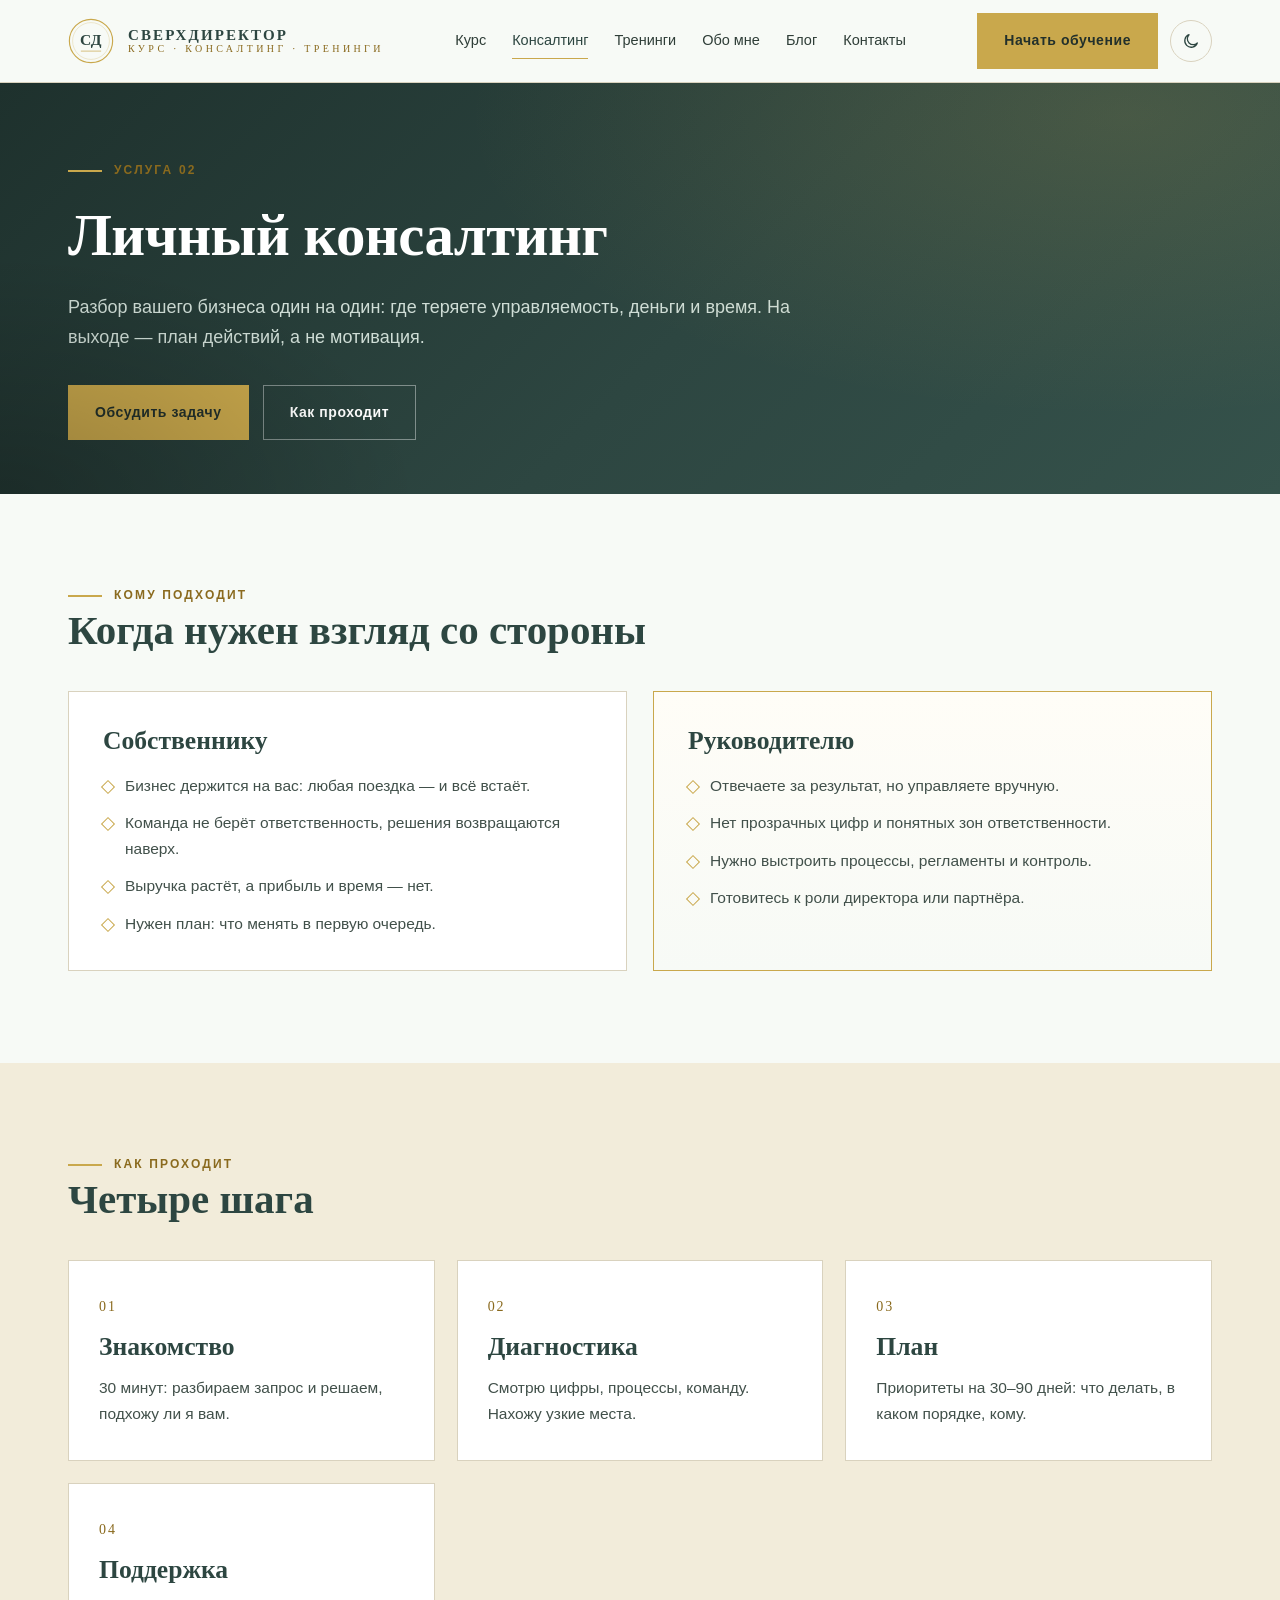
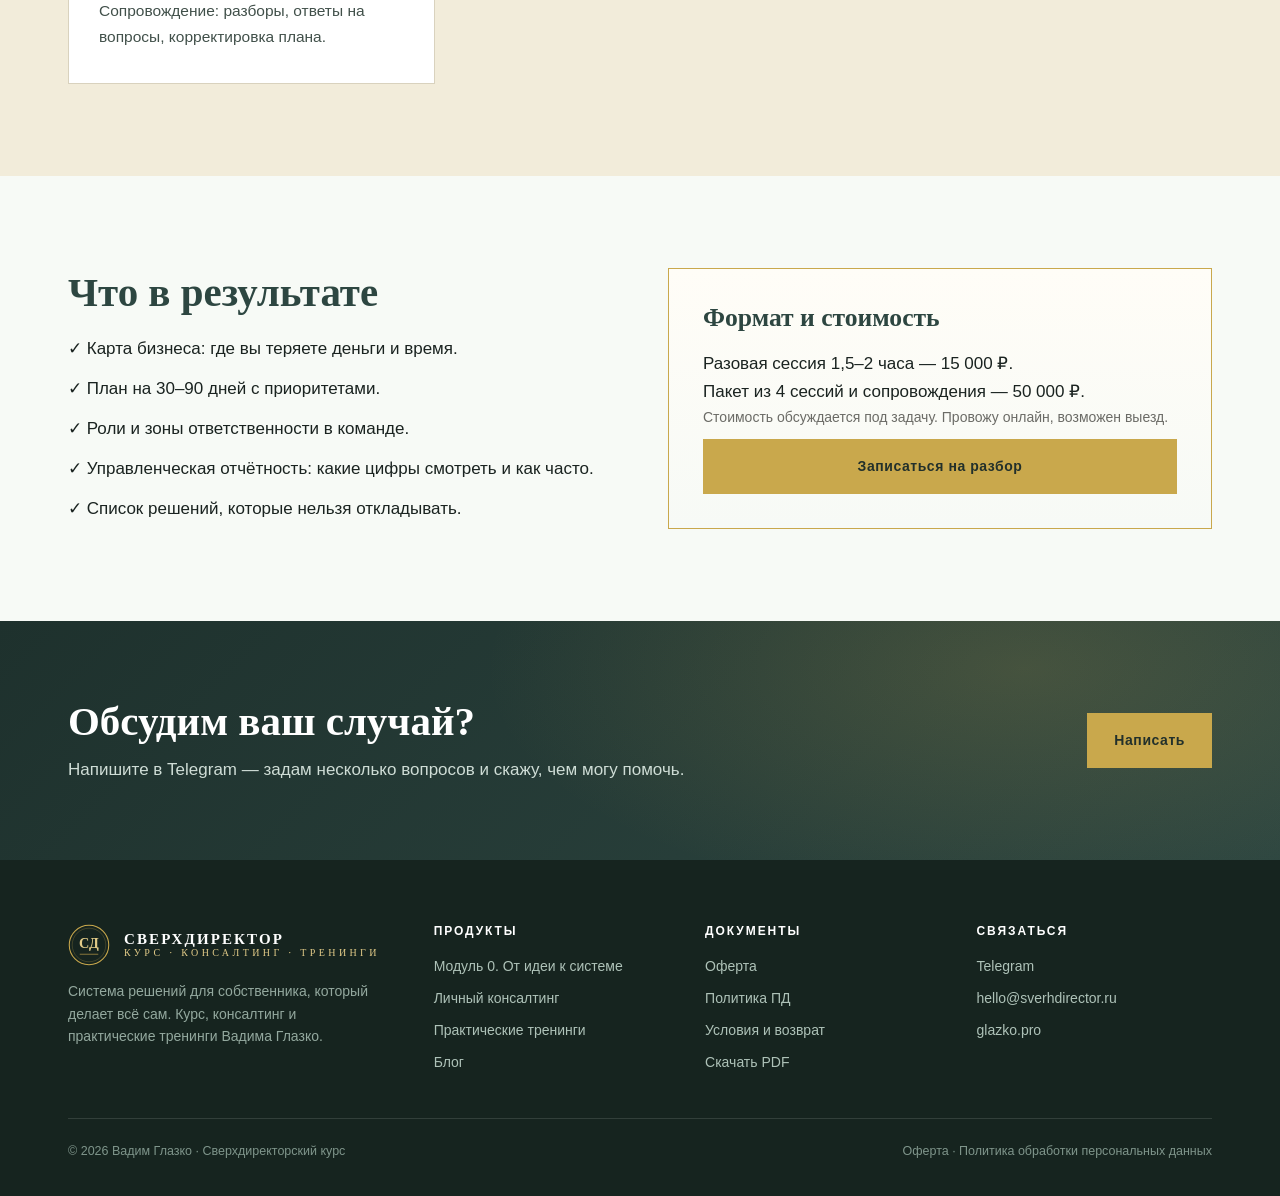
<file: consulting.html>
<!doctype html>
<html lang="ru">
<head>
<meta charset="utf-8">
<meta name="viewport" content="width=device-width, initial-scale=1">
<title>Личный консалтинг собственника — Вадим Глазко</title>
<meta name="description" content="Разбор бизнеса один на один: цифры, команда, процессы. План на 30–90 дней.">
<meta property="og:title" content="Личный консалтинг собственника — Вадим Глазко">
<meta property="og:description" content="Разбор бизнеса один на один: цифры, команда, процессы. План на 30–90 дней.">
<meta property="og:type" content="website">
<meta property="og:url" content="https://sverhdirector.ru/consulting.html">
<meta property="og:image" content="https://sverhdirector.ru/assets/img/author.jpg">
<meta name="theme-color" content="#F7FAF6" id="themeColor">
<link rel="icon" href="/assets/img/favicon.svg" type="image/svg+xml">
<script>
(function(){var t=null;try{t=localStorage.getItem('sd-theme')}catch(e){}
try{var q=new URLSearchParams(location.search).get('theme');if(q==='dark'||q==='light'){t=q}}catch(e){}
if(t!=='light'&&t!=='dark'){t=(window.matchMedia&&window.matchMedia('(prefers-color-scheme: dark)').matches)?'dark':'light';}
document.documentElement.setAttribute('data-theme',t);
document.documentElement.style.colorScheme=t;})();
</script>
<link rel="stylesheet" href="/assets/css/style.css">
<script type="text/javascript">
(function(m,e,t,r,i,k,a){m[i]=m[i]||function(){(m[i].a=m[i].a||[]).push(arguments)};
m[i].l=1*new Date();
for (var j = 0; j < document.scripts.length; j++) {if (document.scripts[j].src === r) { return; }}
k=e.createElement(t),a=e.getElementsByTagName(t)[0],k.async=1,k.src=r,a.parentNode.insertBefore(k,a)})
(window, document, "script", "https://mc.yandex.ru/metrika/tag.js", "ym");
ym(114694891, "init", {clickmap:true, trackLinks:true, accurateTrackBounce:true, webvisor:true});
</script>
<noscript><div><img src="https://mc.yandex.ru/watch/114694891" style="position:absolute; left:-9999px;" alt="" /></div></noscript>
</head>
<body data-page="consulting">
<header class="header">
  <div class="wrap header__in">
    <a class="logo" href="/index.html" aria-label="Сверхдиректорский курс">
      <img class="logo__mark-img" src="/assets/img/emblem.svg" alt="" width="46" height="46">
      <span class="logo__text"><b>СВЕРХДИРЕКТОР</b><span>курс · консалтинг · тренинги</span></span>
    </a>
    <nav class="nav" id="nav">
      <a href="/course.html" data-nav="course">Курс</a>
      <a href="/consulting.html" data-nav="consulting">Консалтинг</a>
      <a href="/trainings.html" data-nav="trainings">Тренинги</a>
      <a href="/about.html" data-nav="about">Обо мне</a>
      <a href="/blog.html" data-nav="blog">Блог</a>
      <a href="/contacts.html" data-nav="contacts">Контакты</a>
    </nav>
    <div class="header__actions">
      <a class="btn btn--gold" href="https://t.me/sverhdirector_bot" target="_blank" rel="noopener">Начать обучение</a>
      <button class="theme-toggle" id="themeToggle" type="button" aria-label="Переключить тему" aria-pressed="false" title="Тёмная тема">
        <svg class="icon-sun" viewBox="0 0 24 24" aria-hidden="true"><circle cx="12" cy="12" r="4.2"/><path d="M12 2.6v2.2M12 19.2v2.2M2.6 12h2.2M19.2 12h2.2M5.3 5.3l1.6 1.6M17.1 17.1l1.6 1.6M18.7 5.3l-1.6 1.6M6.9 17.1l-1.6 1.6"/></svg>
        <svg class="icon-moon" viewBox="0 0 24 24" aria-hidden="true"><path d="M20.4 14.6A8.6 8.6 0 1 1 9.4 3.6a7 7 0 0 0 11 11z"/></svg>
      </button>
    </div>
    <button class="burger" id="burger" aria-label="Меню"><span></span><span></span><span></span></button>
  </div>
</header>

<section class="hero" style="padding-bottom:54px">
  <div class="wrap">
    <div class="kicker">Услуга 02</div>
    <h1>Личный консалтинг</h1>
    <p style="max-width:760px">Разбор вашего бизнеса один на один: где теряете управляемость, деньги и время. На выходе — план действий, а не мотивация.</p>
    <div class="hero__actions"><a class="btn btn--gold" href="https://t.me/sverhdirector_bot" target="_blank" rel="noopener">Обсудить задачу</a><a class="btn btn--light" href="#faq">Как проходит</a></div>
  </div>
</section>

<section>
  <div class="wrap">
    <div class="kicker">Кому подходит</div>
    <h2>Когда нужен взгляд со стороны</h2>
    <div class="split">
      <div class="panel"><h3>Собственнику</h3><ul>
        <li>Бизнес держится на вас: любая поездка — и всё встаёт.</li>
        <li>Команда не берёт ответственность, решения возвращаются наверх.</li>
        <li>Выручка растёт, а прибыль и время — нет.</li>
        <li>Нужен план: что менять в первую очередь.</li>
      </ul></div>
      <div class="panel panel--accent"><h3>Руководителю</h3><ul>
        <li>Отвечаете за результат, но управляете вручную.</li>
        <li>Нет прозрачных цифр и понятных зон ответственности.</li>
        <li>Нужно выстроить процессы, регламенты и контроль.</li>
        <li>Готовитесь к роли директора или партнёра.</li>
      </ul></div>
    </div>
  </div>
</section>

<section class="section--cream">
  <div class="wrap">
    <div class="kicker">Как проходит</div>
    <h2>Четыре шага</h2>
    <div class="cards">
      <div class="card"><div class="card__num">01</div><h3>Знакомство</h3><p>30 минут: разбираем запрос и решаем, подхожу ли я вам.</p></div>
      <div class="card"><div class="card__num">02</div><h3>Диагностика</h3><p>Смотрю цифры, процессы, команду. Нахожу узкие места.</p></div>
      <div class="card"><div class="card__num">03</div><h3>План</h3><p>Приоритеты на 30–90 дней: что делать, в каком порядке, кому.</p></div>
      <div class="card"><div class="card__num">04</div><h3>Поддержка</h3><p>Сопровождение: разборы, ответы на вопросы, корректировка плана.</p></div>
    </div>
  </div>
</section>

<section>
  <div class="wrap grid-2" style="align-items:start">
    <div>
      <h2>Что в результате</h2>
      <ul style="list-style:none;display:grid;gap:12px;margin-top:16px">
        <li>✓ Карта бизнеса: где вы теряете деньги и время.</li>
        <li>✓ План на 30–90 дней с приоритетами.</li>
        <li>✓ Роли и зоны ответственности в команде.</li>
        <li>✓ Управленческая отчётность: какие цифры смотреть и как часто.</li>
        <li>✓ Список решений, которые нельзя откладывать.</li>
      </ul>
    </div>
    <div class="panel panel--accent">
      <h3>Формат и стоимость</h3>
      <p>Разовая сессия 1,5–2 часа — 15 000 ₽.</p>
      <p>Пакет из 4 сессий и сопровождения — 50 000 ₽.</p>
      <p class="muted" style="font-size:14px">Стоимость обсуждается под задачу. Провожу онлайн, возможен выезд.</p>
      <a class="btn btn--gold" href="https://t.me/sverhdirector_bot" target="_blank" rel="noopener" style="width:100%;margin-top:10px">Записаться на разбор</a>
    </div>
  </div>
</section>

<section class="cta" id="faq">
  <div class="wrap cta__in">
    <div><h2>Обсудим ваш случай?</h2><p>Напишите в Telegram — задам несколько вопросов и скажу, чем могу помочь.</p></div>
    <a class="btn btn--gold" href="https://t.me/sverhdirector_bot" target="_blank" rel="noopener">Написать</a>
  </div>
</section>
<footer class="footer">
  <div class="wrap">
    <div class="footer__grid">
      <div class="footer__brand">
        <a class="logo" href="/index.html" style="margin-bottom:6px">
          <img src="/assets/img/emblem-light.svg" alt="" width="42" height="42">
          <span class="logo__text"><b style="color:#fff">СВЕРХДИРЕКТОР</b><span style="color:var(--gold-light)">курс · консалтинг · тренинги</span></span>
        </a>
        <p>Система решений для собственника, который делает всё сам. Курс, консалтинг и практические тренинги Вадима Глазко.</p>
      </div>
      <div>
        <h4>Продукты</h4>
        <ul>
          <li><a href="/course.html">Модуль 0. От идеи к системе</a></li>
          <li><a href="/consulting.html">Личный консалтинг</a></li>
          <li><a href="/trainings.html">Практические тренинги</a></li>
          <li><a href="/blog.html">Блог</a></li>
        </ul>
      </div>
      <div>
        <h4>Документы</h4>
        <ul>
          <li><a href="/docs/offer.html">Оферта</a></li>
          <li><a href="/docs/privacy.html">Политика ПД</a></li>
          <li><a href="/docs/refund.html">Условия и возврат</a></li>
          <li><a href="/assets/docs/legal.pdf">Скачать PDF</a></li>
        </ul>
      </div>
      <div>
        <h4>Связаться</h4>
        <ul>
          <li><a href="https://t.me/sverhdirector_bot" target="_blank" rel="noopener">Telegram</a></li>
          <li><a href="mailto:hello@sverhdirector.ru">hello@sverhdirector.ru</a></li>
          <li><a href="https://glazko.pro" target="_blank" rel="noopener">glazko.pro</a></li>
        </ul>
      </div>
    </div>
    <div class="footer__bottom">
      <span>© 2026 Вадим Глазко · Сверхдиректорский курс</span>
      <span>Оферта · Политика обработки персональных данных</span>
    </div>
  </div>
</footer>
<script src="/assets/js/main.js"></script>
</body>
</html>
</file>
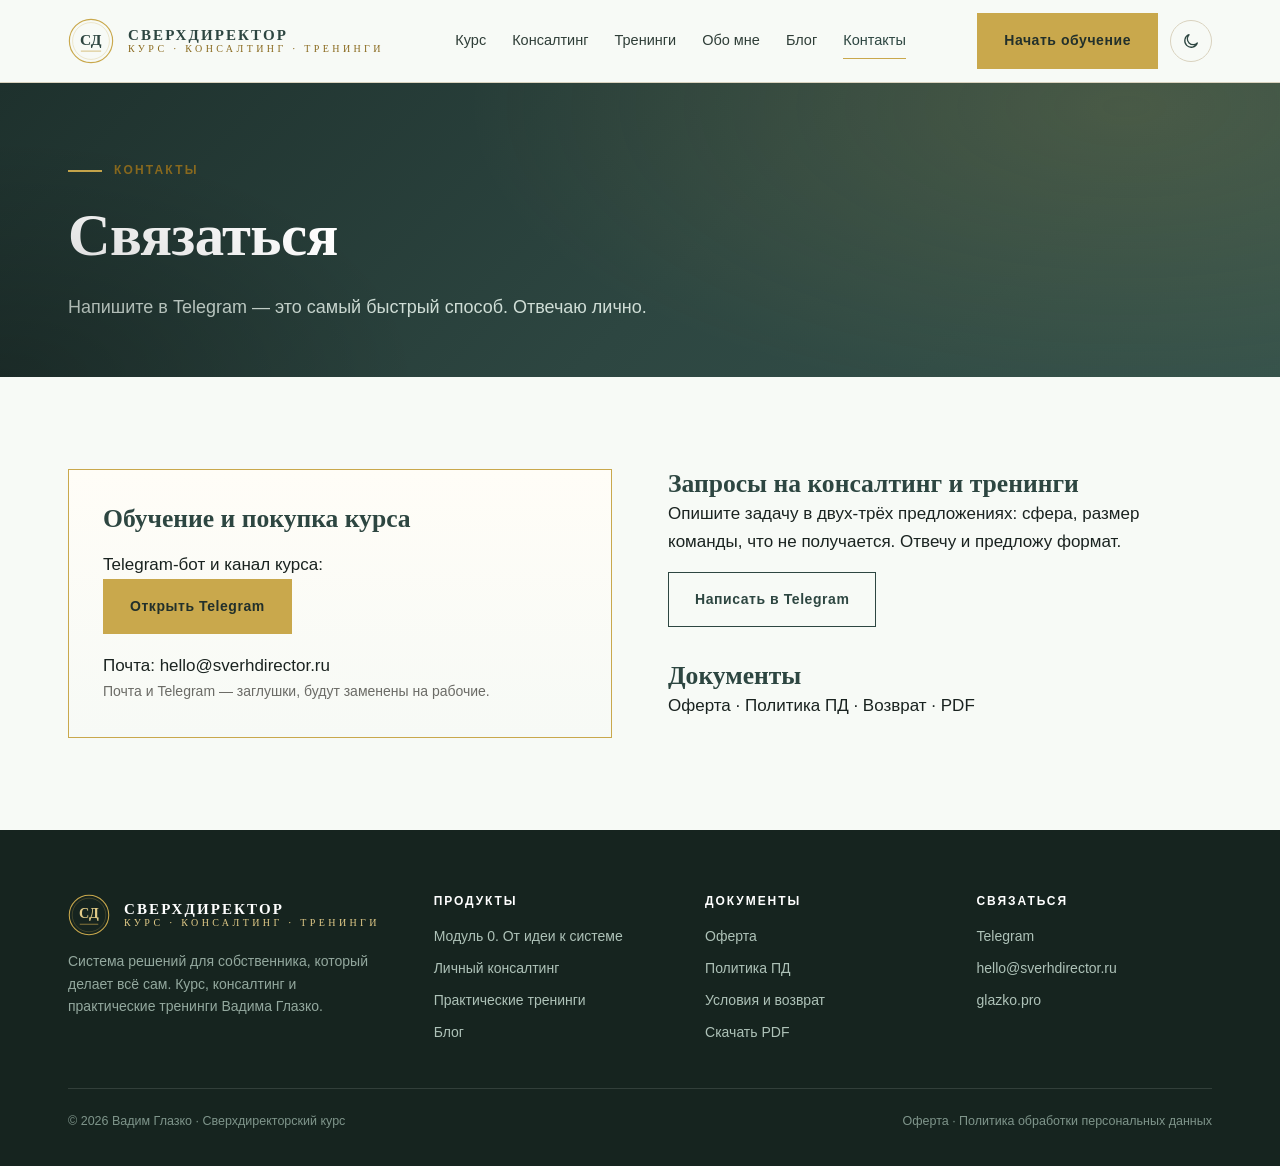
<file: contacts.html>
<!doctype html>
<html lang="ru">
<head>
<meta charset="utf-8">
<meta name="viewport" content="width=device-width, initial-scale=1">
<title>Контакты — Сверхдиректорский курс</title>
<meta name="description" content="Telegram и почта для вопросов по курсу, консалтингу и тренингам.">
<meta property="og:title" content="Контакты — Сверхдиректорский курс">
<meta property="og:description" content="Telegram и почта для вопросов по курсу, консалтингу и тренингам.">
<meta property="og:type" content="website">
<meta property="og:url" content="https://sverhdirector.ru/contacts.html">
<meta property="og:image" content="https://sverhdirector.ru/assets/img/author.jpg">
<meta name="theme-color" content="#F7FAF6" id="themeColor">
<link rel="icon" href="/assets/img/favicon.svg" type="image/svg+xml">
<script>
(function(){var t=null;try{t=localStorage.getItem('sd-theme')}catch(e){}
try{var q=new URLSearchParams(location.search).get('theme');if(q==='dark'||q==='light'){t=q}}catch(e){}
if(t!=='light'&&t!=='dark'){t=(window.matchMedia&&window.matchMedia('(prefers-color-scheme: dark)').matches)?'dark':'light';}
document.documentElement.setAttribute('data-theme',t);
document.documentElement.style.colorScheme=t;})();
</script>
<link rel="stylesheet" href="/assets/css/style.css">
<script type="text/javascript">
(function(m,e,t,r,i,k,a){m[i]=m[i]||function(){(m[i].a=m[i].a||[]).push(arguments)};
m[i].l=1*new Date();
for (var j = 0; j < document.scripts.length; j++) {if (document.scripts[j].src === r) { return; }}
k=e.createElement(t),a=e.getElementsByTagName(t)[0],k.async=1,k.src=r,a.parentNode.insertBefore(k,a)})
(window, document, "script", "https://mc.yandex.ru/metrika/tag.js", "ym");
ym(114694891, "init", {clickmap:true, trackLinks:true, accurateTrackBounce:true, webvisor:true});
</script>
<noscript><div><img src="https://mc.yandex.ru/watch/114694891" style="position:absolute; left:-9999px;" alt="" /></div></noscript>
</head>
<body data-page="contacts">
<header class="header">
  <div class="wrap header__in">
    <a class="logo" href="/index.html" aria-label="Сверхдиректорский курс">
      <img class="logo__mark-img" src="/assets/img/emblem.svg" alt="" width="46" height="46">
      <span class="logo__text"><b>СВЕРХДИРЕКТОР</b><span>курс · консалтинг · тренинги</span></span>
    </a>
    <nav class="nav" id="nav">
      <a href="/course.html" data-nav="course">Курс</a>
      <a href="/consulting.html" data-nav="consulting">Консалтинг</a>
      <a href="/trainings.html" data-nav="trainings">Тренинги</a>
      <a href="/about.html" data-nav="about">Обо мне</a>
      <a href="/blog.html" data-nav="blog">Блог</a>
      <a href="/contacts.html" data-nav="contacts">Контакты</a>
    </nav>
    <div class="header__actions">
      <a class="btn btn--gold" href="https://t.me/sverhdirector_bot" target="_blank" rel="noopener">Начать обучение</a>
      <button class="theme-toggle" id="themeToggle" type="button" aria-label="Переключить тему" aria-pressed="false" title="Тёмная тема">
        <svg class="icon-sun" viewBox="0 0 24 24" aria-hidden="true"><circle cx="12" cy="12" r="4.2"/><path d="M12 2.6v2.2M12 19.2v2.2M2.6 12h2.2M19.2 12h2.2M5.3 5.3l1.6 1.6M17.1 17.1l1.6 1.6M18.7 5.3l-1.6 1.6M6.9 17.1l-1.6 1.6"/></svg>
        <svg class="icon-moon" viewBox="0 0 24 24" aria-hidden="true"><path d="M20.4 14.6A8.6 8.6 0 1 1 9.4 3.6a7 7 0 0 0 11 11z"/></svg>
      </button>
    </div>
    <button class="burger" id="burger" aria-label="Меню"><span></span><span></span><span></span></button>
  </div>
</header>

<section class="hero" style="padding-bottom:54px"><div class="wrap"><div class="kicker">Контакты</div><h1>Связаться</h1><p style="max-width:640px">Напишите в Telegram — это самый быстрый способ. Отвечаю лично.</p></div></section>
<section><div class="wrap grid-2" style="align-items:start">
  <div class="panel panel--accent">
    <h3>Обучение и покупка курса</h3>
    <p>Telegram-бот и канал курса:</p>
    <p><a class="btn btn--gold" href="https://t.me/sverhdirector_bot" target="_blank" rel="noopener">Открыть Telegram</a></p>
    <p style="margin-top:18px">Почта: <a href="mailto:hello@sverhdirector.ru">hello@sverhdirector.ru</a></p>
    <p class="muted" style="font-size:14px">Почта и Telegram — заглушки, будут заменены на рабочие.</p>
  </div>
  <div>
    <h3>Запросы на консалтинг и тренинги</h3>
    <p>Опишите задачу в двух-трёх предложениях: сфера, размер команды, что не получается. Отвечу и предложу формат.</p>
    <p style="margin-top:16px"><a class="btn btn--ghost" href="https://t.me/sverhdirector_bot" target="_blank" rel="noopener">Написать в Telegram</a></p>
    <h3 style="margin-top:34px">Документы</h3>
    <p><a href="/docs/offer.html">Оферта</a> · <a href="/docs/privacy.html">Политика ПД</a> · <a href="/docs/refund.html">Возврат</a> · <a href="/assets/docs/legal.pdf">PDF</a></p>
  </div>
</div></section>
<footer class="footer">
  <div class="wrap">
    <div class="footer__grid">
      <div class="footer__brand">
        <a class="logo" href="/index.html" style="margin-bottom:6px">
          <img src="/assets/img/emblem-light.svg" alt="" width="42" height="42">
          <span class="logo__text"><b style="color:#fff">СВЕРХДИРЕКТОР</b><span style="color:var(--gold-light)">курс · консалтинг · тренинги</span></span>
        </a>
        <p>Система решений для собственника, который делает всё сам. Курс, консалтинг и практические тренинги Вадима Глазко.</p>
      </div>
      <div>
        <h4>Продукты</h4>
        <ul>
          <li><a href="/course.html">Модуль 0. От идеи к системе</a></li>
          <li><a href="/consulting.html">Личный консалтинг</a></li>
          <li><a href="/trainings.html">Практические тренинги</a></li>
          <li><a href="/blog.html">Блог</a></li>
        </ul>
      </div>
      <div>
        <h4>Документы</h4>
        <ul>
          <li><a href="/docs/offer.html">Оферта</a></li>
          <li><a href="/docs/privacy.html">Политика ПД</a></li>
          <li><a href="/docs/refund.html">Условия и возврат</a></li>
          <li><a href="/assets/docs/legal.pdf">Скачать PDF</a></li>
        </ul>
      </div>
      <div>
        <h4>Связаться</h4>
        <ul>
          <li><a href="https://t.me/sverhdirector_bot" target="_blank" rel="noopener">Telegram</a></li>
          <li><a href="mailto:hello@sverhdirector.ru">hello@sverhdirector.ru</a></li>
          <li><a href="https://glazko.pro" target="_blank" rel="noopener">glazko.pro</a></li>
        </ul>
      </div>
    </div>
    <div class="footer__bottom">
      <span>© 2026 Вадим Глазко · Сверхдиректорский курс</span>
      <span>Оферта · Политика обработки персональных данных</span>
    </div>
  </div>
</footer>
<script src="/assets/js/main.js"></script>
</body>
</html>
</file>
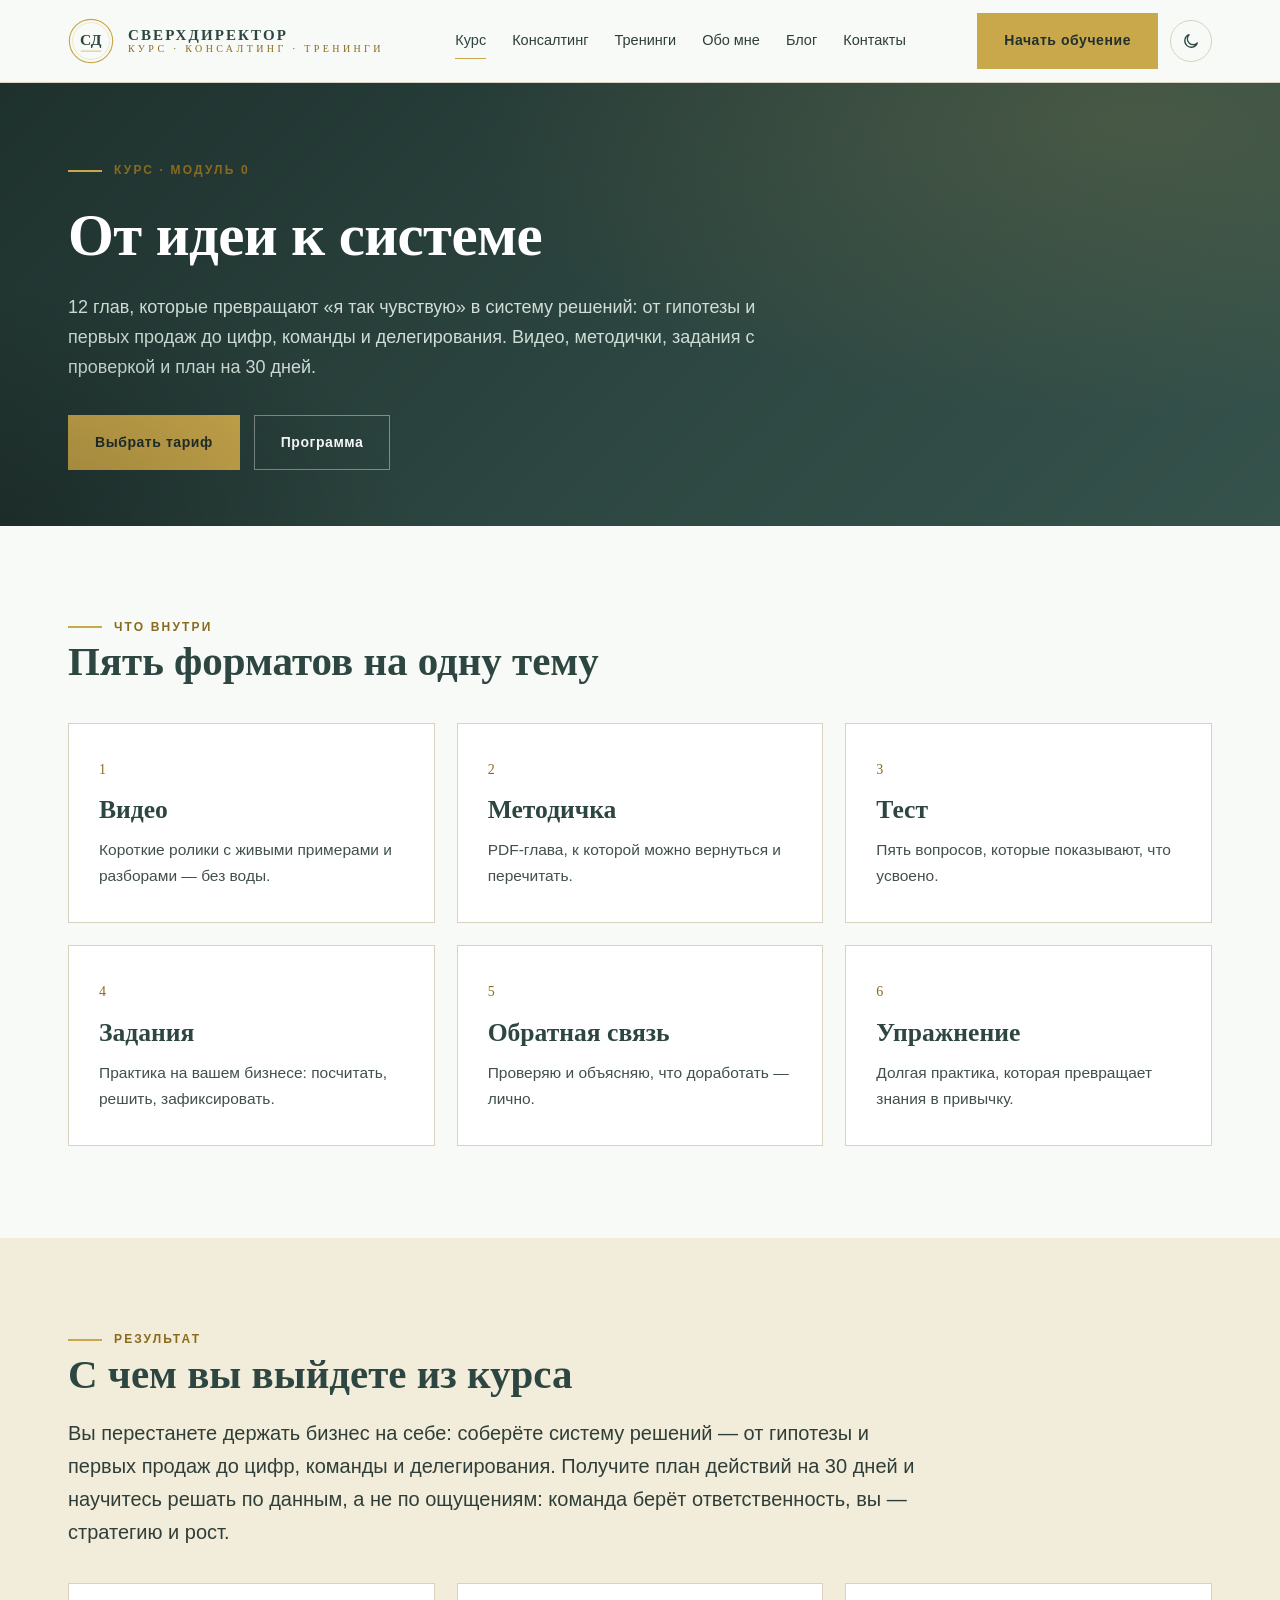
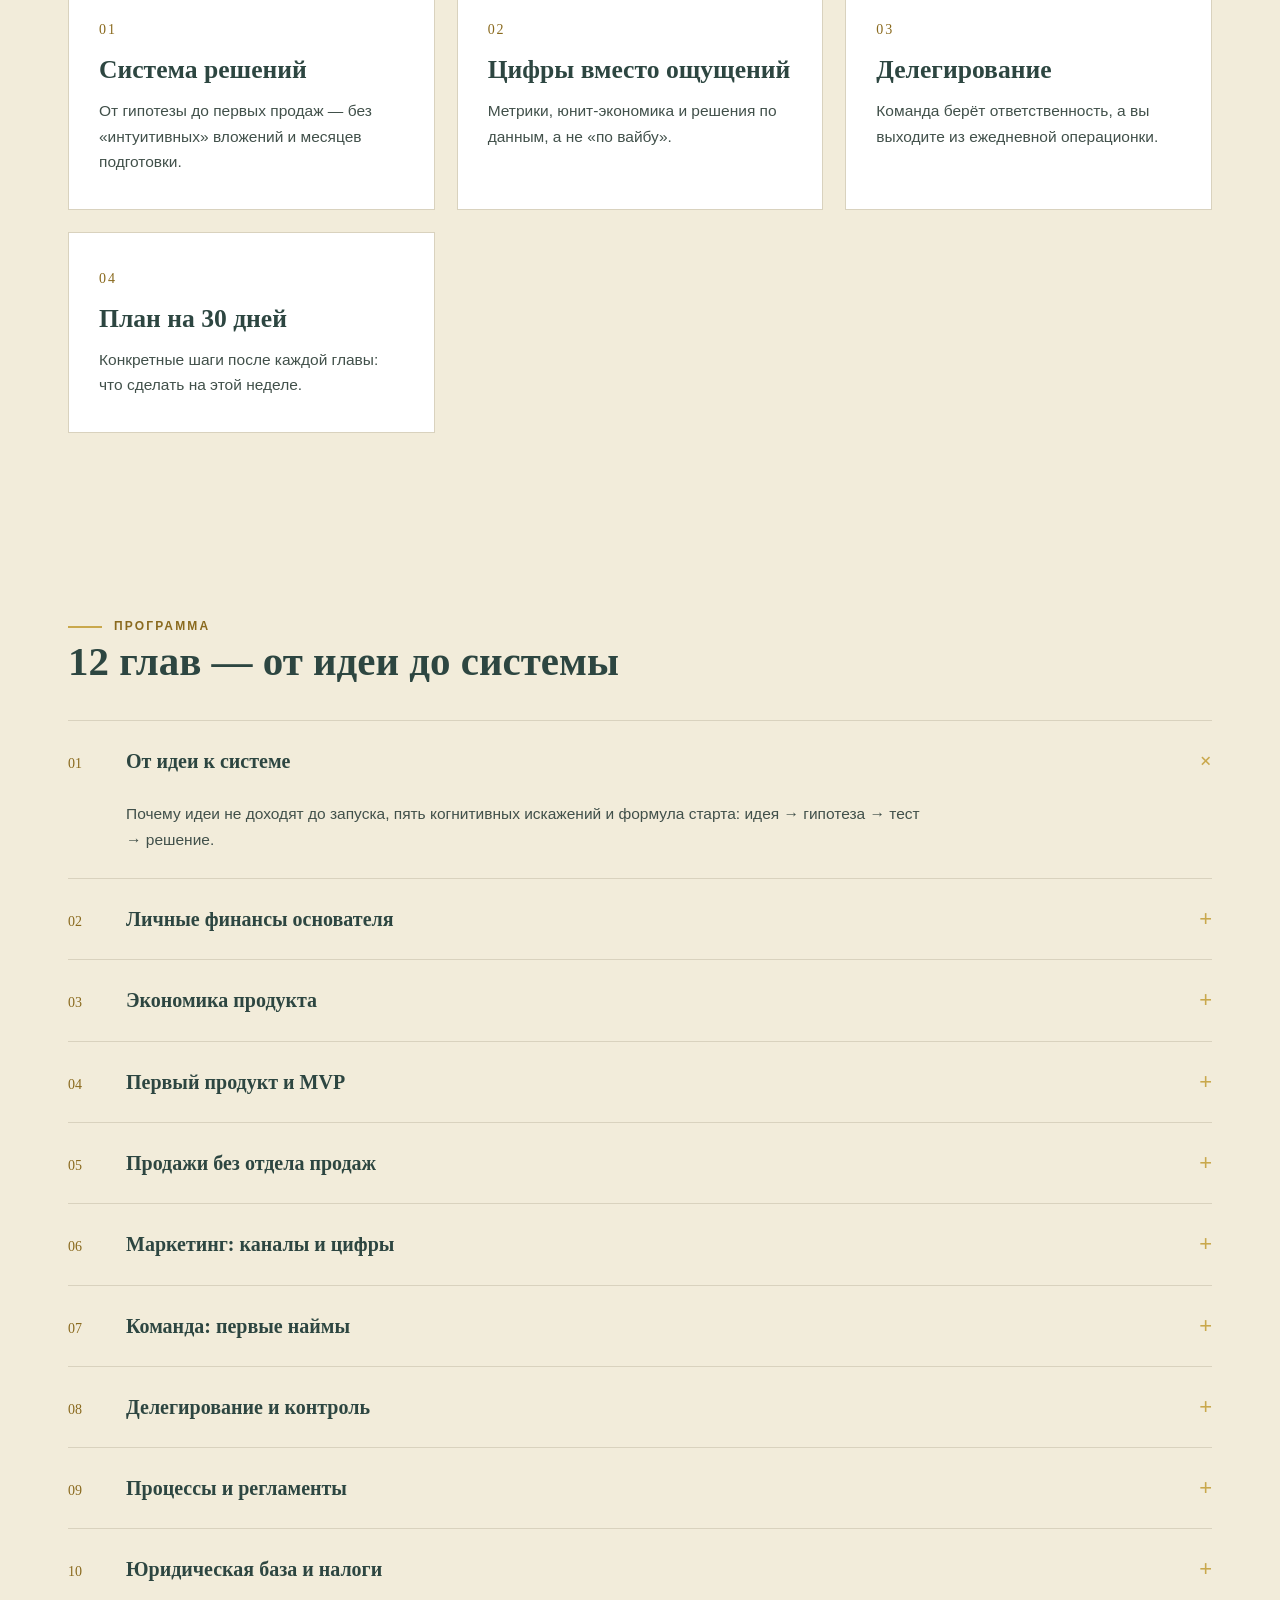
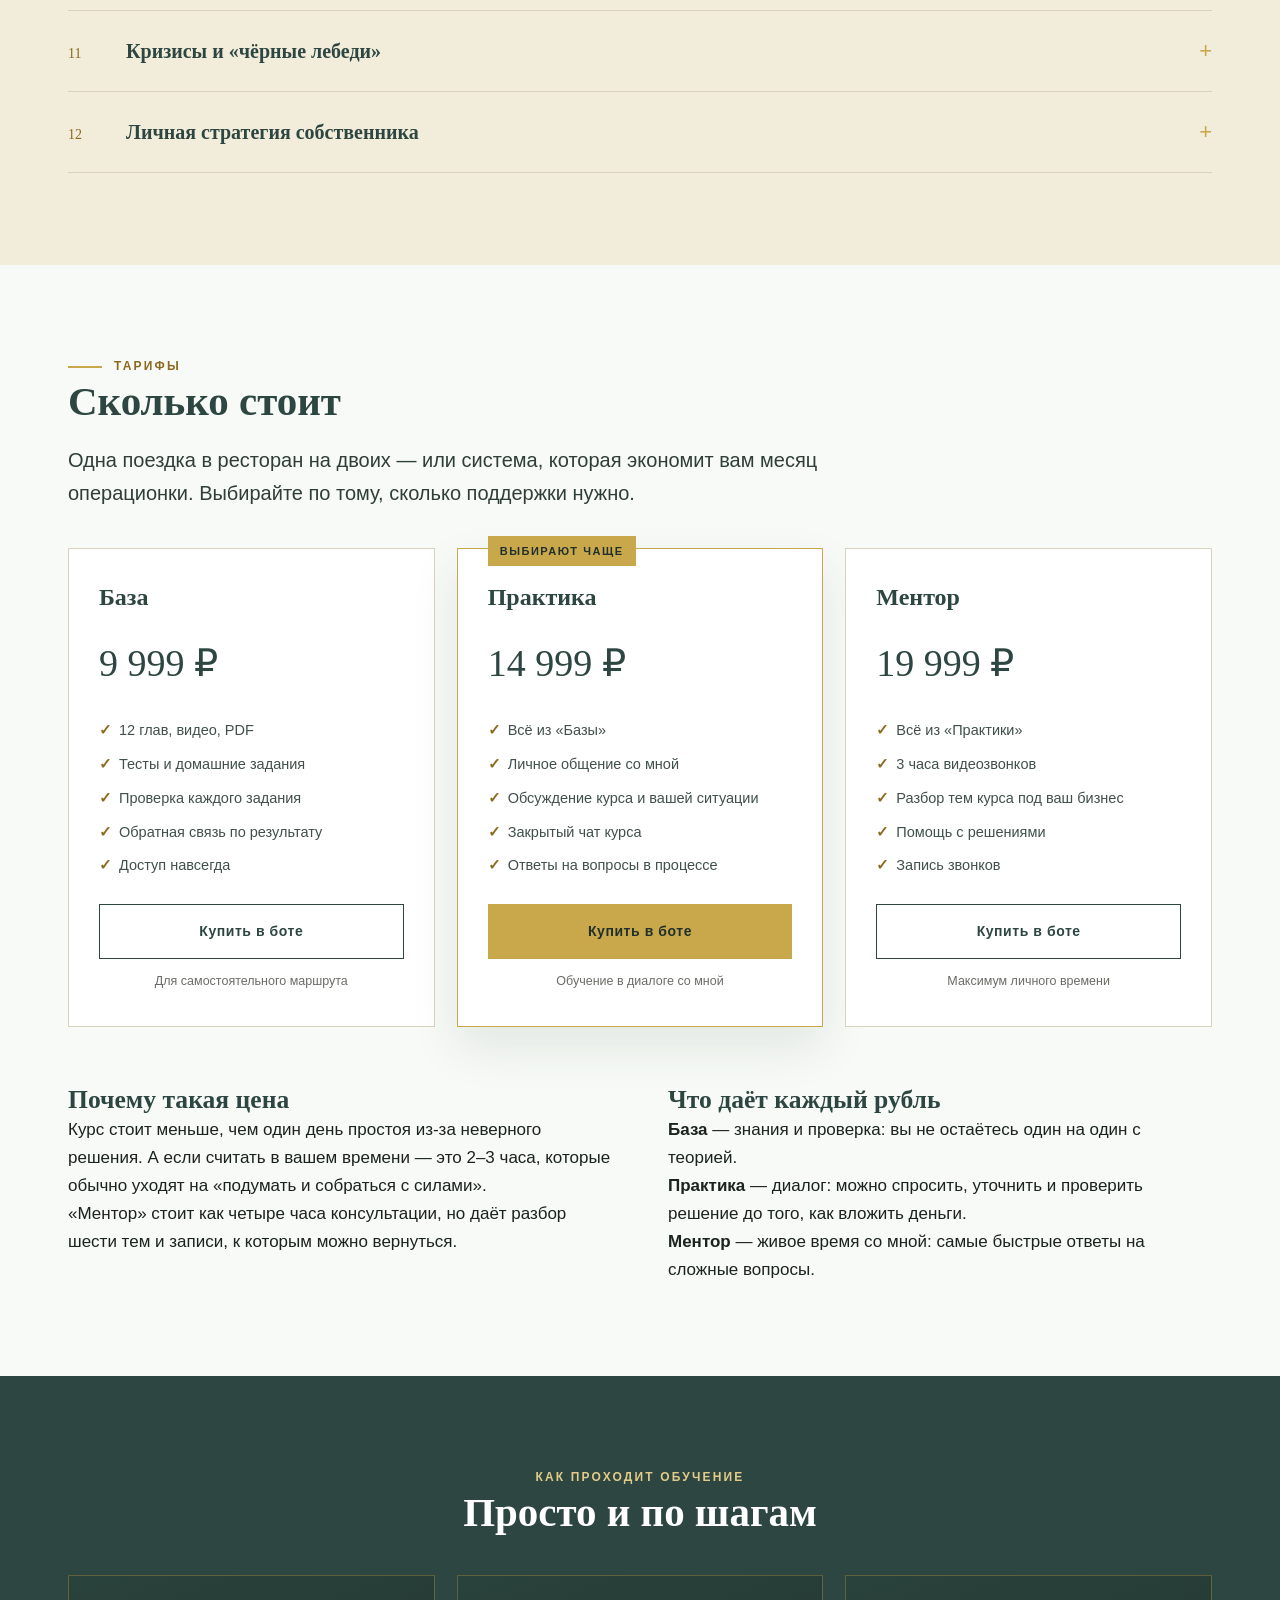
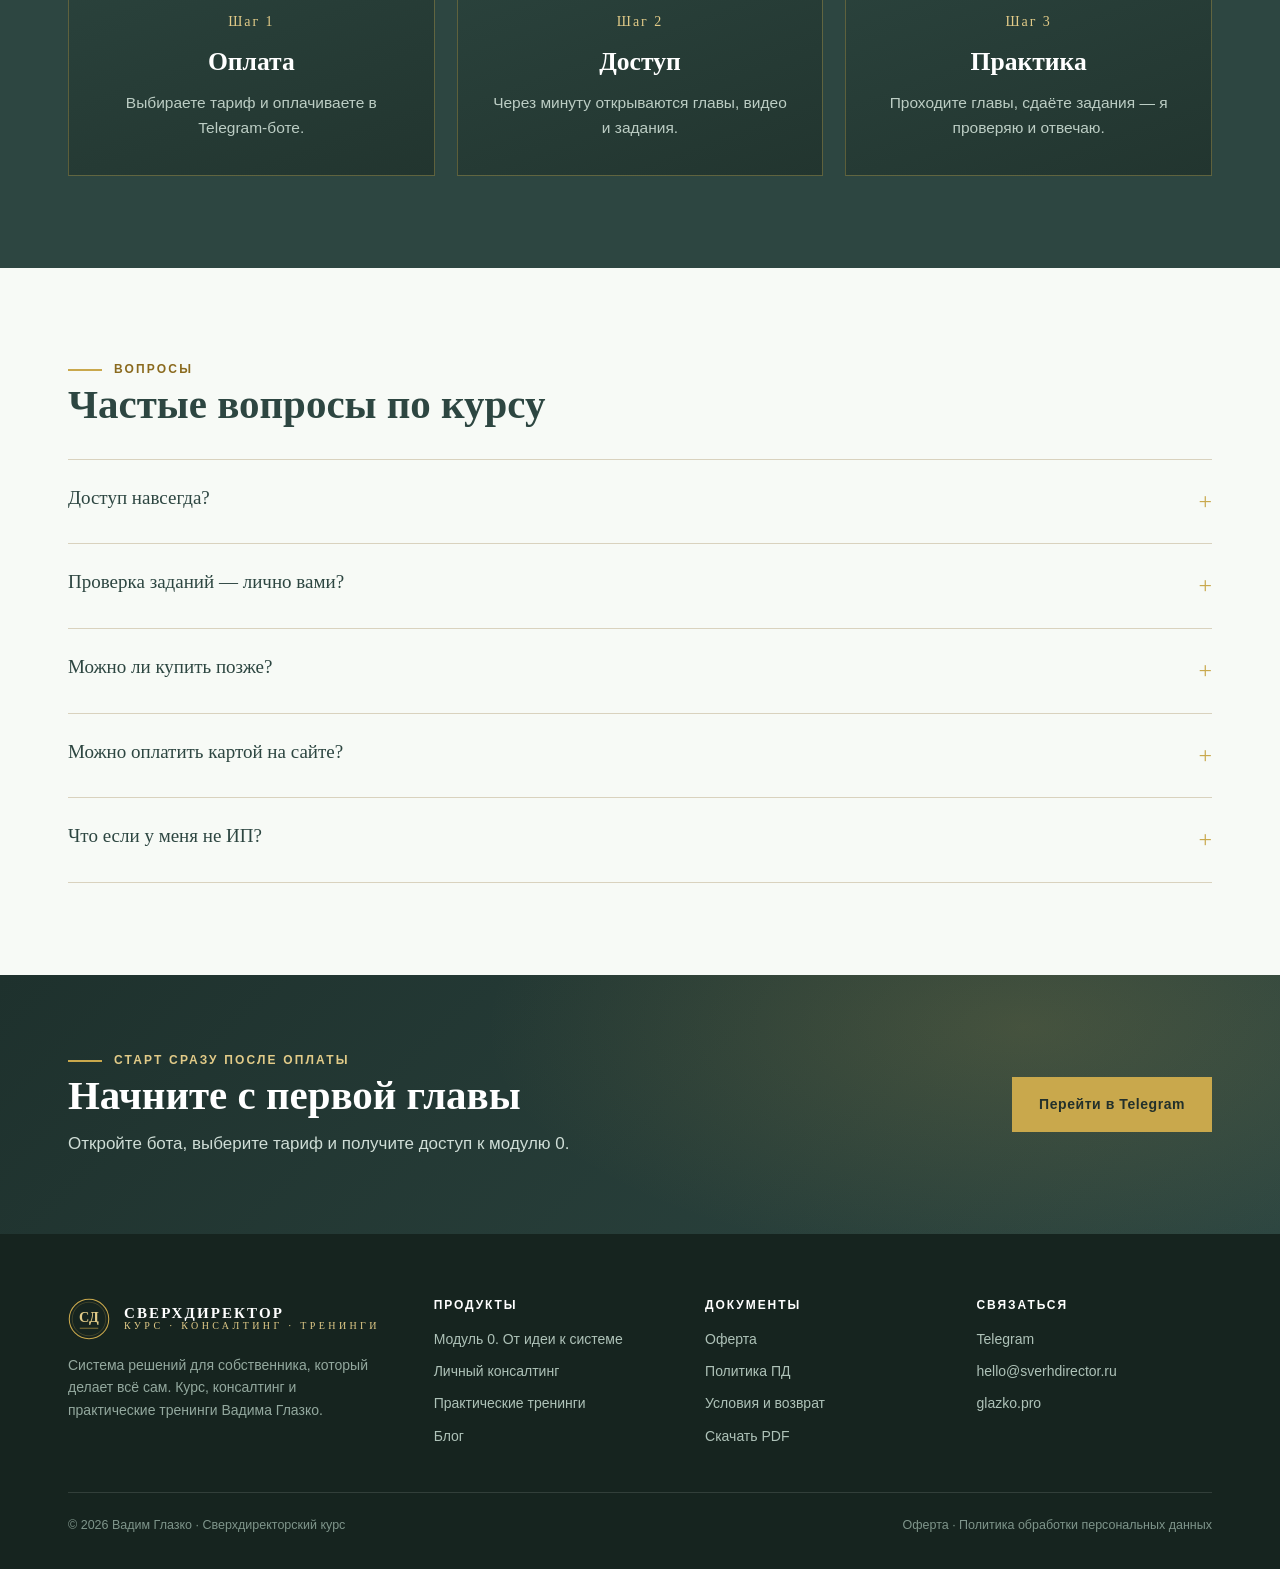
<file: course.html>
<!doctype html>
<html lang="ru">
<head>
<meta charset="utf-8">
<meta name="viewport" content="width=device-width, initial-scale=1">
<title>Курс «От идеи к системе» — 12 глав | Сверхдиректорский курс</title>
<meta name="description" content="Модуль 0: видео, методички, задания с проверкой. Тарифы 9 999, 14 999, 19 999 ₽.">
<meta property="og:title" content="Курс «От идеи к системе» — 12 глав | Сверхдиректорский курс">
<meta property="og:description" content="Модуль 0: видео, методички, задания с проверкой. Тарифы 9 999, 14 999, 19 999 ₽.">
<meta property="og:type" content="website">
<meta property="og:url" content="https://sverhdirector.ru/course.html">
<meta property="og:image" content="https://sverhdirector.ru/assets/img/author.jpg">
<meta name="theme-color" content="#F7FAF6" id="themeColor">
<link rel="icon" href="/assets/img/favicon.svg" type="image/svg+xml">
<script>
(function(){var t=null;try{t=localStorage.getItem('sd-theme')}catch(e){}
try{var q=new URLSearchParams(location.search).get('theme');if(q==='dark'||q==='light'){t=q}}catch(e){}
if(t!=='light'&&t!=='dark'){t=(window.matchMedia&&window.matchMedia('(prefers-color-scheme: dark)').matches)?'dark':'light';}
document.documentElement.setAttribute('data-theme',t);
document.documentElement.style.colorScheme=t;})();
</script>
<link rel="stylesheet" href="/assets/css/style.css">
<script type="text/javascript">
(function(m,e,t,r,i,k,a){m[i]=m[i]||function(){(m[i].a=m[i].a||[]).push(arguments)};
m[i].l=1*new Date();
for (var j = 0; j < document.scripts.length; j++) {if (document.scripts[j].src === r) { return; }}
k=e.createElement(t),a=e.getElementsByTagName(t)[0],k.async=1,k.src=r,a.parentNode.insertBefore(k,a)})
(window, document, "script", "https://mc.yandex.ru/metrika/tag.js", "ym");
ym(114694891, "init", {clickmap:true, trackLinks:true, accurateTrackBounce:true, webvisor:true});
</script>
<noscript><div><img src="https://mc.yandex.ru/watch/114694891" style="position:absolute; left:-9999px;" alt="" /></div></noscript>
</head>
<body data-page="course">
<header class="header">
  <div class="wrap header__in">
    <a class="logo" href="/index.html" aria-label="Сверхдиректорский курс">
      <img class="logo__mark-img" src="/assets/img/emblem.svg" alt="" width="46" height="46">
      <span class="logo__text"><b>СВЕРХДИРЕКТОР</b><span>курс · консалтинг · тренинги</span></span>
    </a>
    <nav class="nav" id="nav">
      <a href="/course.html" data-nav="course">Курс</a>
      <a href="/consulting.html" data-nav="consulting">Консалтинг</a>
      <a href="/trainings.html" data-nav="trainings">Тренинги</a>
      <a href="/about.html" data-nav="about">Обо мне</a>
      <a href="/blog.html" data-nav="blog">Блог</a>
      <a href="/contacts.html" data-nav="contacts">Контакты</a>
    </nav>
    <div class="header__actions">
      <a class="btn btn--gold" href="https://t.me/sverhdirector_bot" target="_blank" rel="noopener">Начать обучение</a>
      <button class="theme-toggle" id="themeToggle" type="button" aria-label="Переключить тему" aria-pressed="false" title="Тёмная тема">
        <svg class="icon-sun" viewBox="0 0 24 24" aria-hidden="true"><circle cx="12" cy="12" r="4.2"/><path d="M12 2.6v2.2M12 19.2v2.2M2.6 12h2.2M19.2 12h2.2M5.3 5.3l1.6 1.6M17.1 17.1l1.6 1.6M18.7 5.3l-1.6 1.6M6.9 17.1l-1.6 1.6"/></svg>
        <svg class="icon-moon" viewBox="0 0 24 24" aria-hidden="true"><path d="M20.4 14.6A8.6 8.6 0 1 1 9.4 3.6a7 7 0 0 0 11 11z"/></svg>
      </button>
    </div>
    <button class="burger" id="burger" aria-label="Меню"><span></span><span></span><span></span></button>
  </div>
</header>

<section class="hero" style="padding-bottom:56px">
  <div class="wrap">
    <div class="kicker">Курс · Модуль 0</div>
    <h1>От идеи к системе</h1>
    <p style="max-width:720px">12 глав, которые превращают «я так чувствую» в систему решений: от гипотезы и первых продаж до цифр, команды и делегирования. Видео, методички, задания с проверкой и план на 30 дней.</p>
    <div class="hero__actions">
      <a class="btn btn--gold" href="#tariffs">Выбрать тариф</a>
      <a class="btn btn--light" href="#program">Программа</a>
    </div>
  </div>
</section>

<section>
  <div class="wrap">
    <div class="kicker">Что внутри</div>
    <h2>Пять форматов на одну тему</h2>
    <div class="grid-3" style="margin-top:36px">
      <div class="card"><div class="card__num">1</div><h3>Видео</h3><p>Короткие ролики с живыми примерами и разборами — без воды.</p></div>
      <div class="card"><div class="card__num">2</div><h3>Методичка</h3><p>PDF-глава, к которой можно вернуться и перечитать.</p></div>
      <div class="card"><div class="card__num">3</div><h3>Тест</h3><p>Пять вопросов, которые показывают, что усвоено.</p></div>
      <div class="card"><div class="card__num">4</div><h3>Задания</h3><p>Практика на вашем бизнесе: посчитать, решить, зафиксировать.</p></div>
      <div class="card"><div class="card__num">5</div><h3>Обратная связь</h3><p>Проверяю и объясняю, что доработать — лично.</p></div>
      <div class="card"><div class="card__num">6</div><h3>Упражнение</h3><p>Долгая практика, которая превращает знания в привычку.</p></div>
    </div>
  </div>
</section>


<section class="section--cream">
  <div class="wrap">
    <div class="kicker">Результат</div>
    <h2>С чем вы выйдете из курса</h2>
    <p class="lead" style="max-width:860px">Вы перестанете держать бизнес на себе: соберёте систему решений — от гипотезы и первых продаж до цифр, команды и делегирования. Получите план действий на 30 дней и научитесь решать по данным, а не по ощущениям: команда берёт ответственность, вы — стратегию и рост.</p>
    <div class="cards" style="margin-top:34px">
      <div class="card"><div class="card__num">01</div><h3>Система решений</h3><p>От гипотезы до первых продаж — без «интуитивных» вложений и месяцев подготовки.</p></div>
      <div class="card"><div class="card__num">02</div><h3>Цифры вместо ощущений</h3><p>Метрики, юнит-экономика и решения по данным, а не «по вайбу».</p></div>
      <div class="card"><div class="card__num">03</div><h3>Делегирование</h3><p>Команда берёт ответственность, а вы выходите из ежедневной операционки.</p></div>
      <div class="card"><div class="card__num">04</div><h3>План на 30 дней</h3><p>Конкретные шаги после каждой главы: что сделать на этой неделе.</p></div>
    </div>
  </div>
</section>

<section id="program" class="section--cream">
  <div class="wrap">
    <div class="kicker">Программа</div>
    <h2>12 глав — от идеи до системы</h2>
    <div class="program">
      <details open><summary><span class="num">01</span><h3>От идеи к системе</h3><span class="plus">+</span></summary><div class="body"><p>Почему идеи не доходят до запуска, пять когнитивных искажений и формула старта: идея → гипотеза → тест → решение.</p></div></details>
<details><summary><span class="num">02</span><h3>Личные финансы основателя</h3><span class="plus">+</span></summary><div class="body"><p>Где заканчиваются деньги бизнеса и начинаются ваши. Правило разделения, зарплата собственника, подушка.</p></div></details>
<details><summary><span class="num">03</span><h3>Экономика продукта</h3><span class="plus">+</span></summary><div class="body"><p>Юнит-экономика, маржа, точка безубыточности и стоимость привлечения клиента на одном листе.</p></div></details>
<details><summary><span class="num">04</span><h3>Первый продукт и MVP</h3><span class="plus">+</span></summary><div class="body"><p>Минимальная версия за неделю: гипотеза, тест, три цифры и решение — продолжать или менять.</p></div></details>
<details><summary><span class="num">05</span><h3>Продажи без отдела продаж</h3><span class="plus">+</span></summary><div class="body"><p>Первые продажи руками собственника: оффер, каналы, скрипты, работа с возражениями.</p></div></details>
<details><summary><span class="num">06</span><h3>Маркетинг: каналы и цифры</h3><span class="plus">+</span></summary><div class="body"><p>Как выбрать канал, посчитать CPL, ROMI и не слить бюджет на «красивый сайт».</p></div></details>
<details><summary><span class="num">07</span><h3>Команда: первые наймы</h3><span class="plus">+</span></summary><div class="body"><p>Кого нанимать первым, как описать роль и не нанять проблему на полгода.</p></div></details>
<details><summary><span class="num">08</span><h3>Делегирование и контроль</h3><span class="plus">+</span></summary><div class="body"><p>Как передать задачу так, чтобы не переделывать: результат, срок, критерии, точка контроля.</p></div></details>
<details><summary><span class="num">09</span><h3>Процессы и регламенты</h3><span class="plus">+</span></summary><div class="body"><p>Регламенты, которые работают, а не пылятся в папках: SCRUM, чек-листы, база знаний.</p></div></details>
<details><summary><span class="num">10</span><h3>Юридическая база и налоги</h3><span class="plus">+</span></summary><div class="body"><p>ИП или ООО, договоры, оплаты и что важно проверить до первого клиента.</p></div></details>
<details><summary><span class="num">11</span><h3>Кризисы и «чёрные лебеди»</h3><span class="plus">+</span></summary><div class="body"><p>Что делать, когда всё упало: антикризисный план собственника, переговоры, приоритеты.</p></div></details>
<details><summary><span class="num">12</span><h3>Личная стратегия собственника</h3><span class="plus">+</span></summary><div class="body"><p>Роль владельца: стратегия, время, ресурс и развитие без выгорания.</p></div></details>
    </div>
  </div>
</section>

<section id="tariffs">
  <div class="wrap">
    <div class="kicker">Тарифы</div>
    <h2>Сколько стоит</h2>
    <p class="lead muted" style="max-width:760px">Одна поездка в ресторан на двоих — или система, которая экономит вам месяц операционки. Выбирайте по тому, сколько поддержки нужно.</p>
    <div class="tariffs">
      <div class="tariff">
        <h3>База</h3>
        <div class="tariff__price">9 999 ₽</div>
        <ul>
          <li>12 глав, видео, PDF</li>
          <li>Тесты и домашние задания</li>
          <li>Проверка каждого задания</li>
          <li>Обратная связь по результату</li>
          <li>Доступ навсегда</li>
        </ul>
        <a class="btn btn--ghost" href="https://t.me/sverhdirector_bot" target="_blank" rel="noopener">Купить в боте</a>
        <div class="tariff__note">Для самостоятельного маршрута</div>
      </div>
      <div class="tariff tariff--featured">
        <div class="tariff__tag">Выбирают чаще</div>
        <h3>Практика</h3>
        <div class="tariff__price">14 999 ₽</div>
        <ul>
          <li>Всё из «Базы»</li>
          <li>Личное общение со мной</li>
          <li>Обсуждение курса и вашей ситуации</li>
          <li>Закрытый чат курса</li>
          <li>Ответы на вопросы в процессе</li>
        </ul>
        <a class="btn btn--gold" href="https://t.me/sverhdirector_bot" target="_blank" rel="noopener">Купить в боте</a>
        <div class="tariff__note">Обучение в диалоге со мной</div>
      </div>
      <div class="tariff">
        <h3>Ментор</h3>
        <div class="tariff__price">19 999 ₽</div>
        <ul>
          <li>Всё из «Практики»</li>
          <li>3 часа видеозвонков</li>
          <li>Разбор тем курса под ваш бизнес</li>
          <li>Помощь с решениями</li>
          <li>Запись звонков</li>
        </ul>
        <a class="btn btn--ghost" href="https://t.me/sverhdirector_bot" target="_blank" rel="noopener">Купить в боте</a>
        <div class="tariff__note">Максимум личного времени</div>
      </div>
    </div>
    <div class="grid-2" style="margin-top:58px;align-items:start">
      <div>
        <h3>Почему такая цена</h3>
        <p>Курс стоит меньше, чем один день простоя из-за неверного решения. А если считать в вашем времени — это 2–3 часа, которые обычно уходят на «подумать и собраться с силами».</p>
        <p>«Ментор» стоит как четыре часа консультации, но даёт разбор шести тем и записи, к которым можно вернуться.</p>
      </div>
      <div>
        <h3>Что даёт каждый рубль</h3>
        <p><b>База</b> — знания и проверка: вы не остаётесь один на один с теорией.</p>
        <p><b>Практика</b> — диалог: можно спросить, уточнить и проверить решение до того, как вложить деньги.</p>
        <p><b>Ментор</b> — живое время со мной: самые быстрые ответы на сложные вопросы.</p>
      </div>
    </div>
  </div>
</section>

<section class="section--green">
  <div class="wrap center">
    <div class="kicker">Как проходит обучение</div>
    <h2>Просто и по шагам</h2>
    <div class="cards" style="margin-top:38px">
      <div class="card card--dark"><div class="card__num">Шаг 1</div><h3>Оплата</h3><p>Выбираете тариф и оплачиваете в Telegram-боте.</p></div>
      <div class="card card--dark"><div class="card__num">Шаг 2</div><h3>Доступ</h3><p>Через минуту открываются главы, видео и задания.</p></div>
      <div class="card card--dark"><div class="card__num">Шаг 3</div><h3>Практика</h3><p>Проходите главы, сдаёте задания — я проверяю и отвечаю.</p></div>
    </div>
  </div>
</section>

<section>
  <div class="wrap">
    <div class="kicker">Вопросы</div>
    <h2>Частые вопросы по курсу</h2>
    <div class="faq">
      <details><summary>Доступ навсегда?</summary><div class="body">Да. Вы покупаете доступ к модулю 0 без ограничения по времени.</div></details>
      <details><summary>Проверка заданий — лично вами?</summary><div class="body">Да. Я читаю каждое задание и даю обратную связь: принять или отправить на доработку с комментариями.</div></details>
      <details><summary>Можно ли купить позже?</summary><div class="body">Да. Курс можно начать в любой момент, старт — сразу после оплаты.</div></details>
      <details><summary>Можно оплатить картой на сайте?</summary><div class="body">Сейчас оплата проходит в Telegram-боте: карта, Telegram Stars и криптовалюта. Скоро подключим оплату на сайте.</div></details>
      <details><summary>Что если у меня не ИП?</summary><div class="body">Курс подходит и наёмным руководителям, и начинающим предпринимателям: инструменты применимы и к найму, и к собственному делу.</div></details>
    </div>
  </div>
</section>

<section class="cta">
  <div class="wrap cta__in">
    <div><div class="kicker" style="color:var(--gold-light)">Старт сразу после оплаты</div><h2>Начните с первой главы</h2><p>Откройте бота, выберите тариф и получите доступ к модулю 0.</p></div>
    <a class="btn btn--gold" href="https://t.me/sverhdirector_bot" target="_blank" rel="noopener">Перейти в Telegram</a>
  </div>
</section>
<footer class="footer">
  <div class="wrap">
    <div class="footer__grid">
      <div class="footer__brand">
        <a class="logo" href="/index.html" style="margin-bottom:6px">
          <img src="/assets/img/emblem-light.svg" alt="" width="42" height="42">
          <span class="logo__text"><b style="color:#fff">СВЕРХДИРЕКТОР</b><span style="color:var(--gold-light)">курс · консалтинг · тренинги</span></span>
        </a>
        <p>Система решений для собственника, который делает всё сам. Курс, консалтинг и практические тренинги Вадима Глазко.</p>
      </div>
      <div>
        <h4>Продукты</h4>
        <ul>
          <li><a href="/course.html">Модуль 0. От идеи к системе</a></li>
          <li><a href="/consulting.html">Личный консалтинг</a></li>
          <li><a href="/trainings.html">Практические тренинги</a></li>
          <li><a href="/blog.html">Блог</a></li>
        </ul>
      </div>
      <div>
        <h4>Документы</h4>
        <ul>
          <li><a href="/docs/offer.html">Оферта</a></li>
          <li><a href="/docs/privacy.html">Политика ПД</a></li>
          <li><a href="/docs/refund.html">Условия и возврат</a></li>
          <li><a href="/assets/docs/legal.pdf">Скачать PDF</a></li>
        </ul>
      </div>
      <div>
        <h4>Связаться</h4>
        <ul>
          <li><a href="https://t.me/sverhdirector_bot" target="_blank" rel="noopener">Telegram</a></li>
          <li><a href="mailto:hello@sverhdirector.ru">hello@sverhdirector.ru</a></li>
          <li><a href="https://glazko.pro" target="_blank" rel="noopener">glazko.pro</a></li>
        </ul>
      </div>
    </div>
    <div class="footer__bottom">
      <span>© 2026 Вадим Глазко · Сверхдиректорский курс</span>
      <span>Оферта · Политика обработки персональных данных</span>
    </div>
  </div>
</footer>
<script src="/assets/js/main.js"></script>
</body>
</html>
</file>
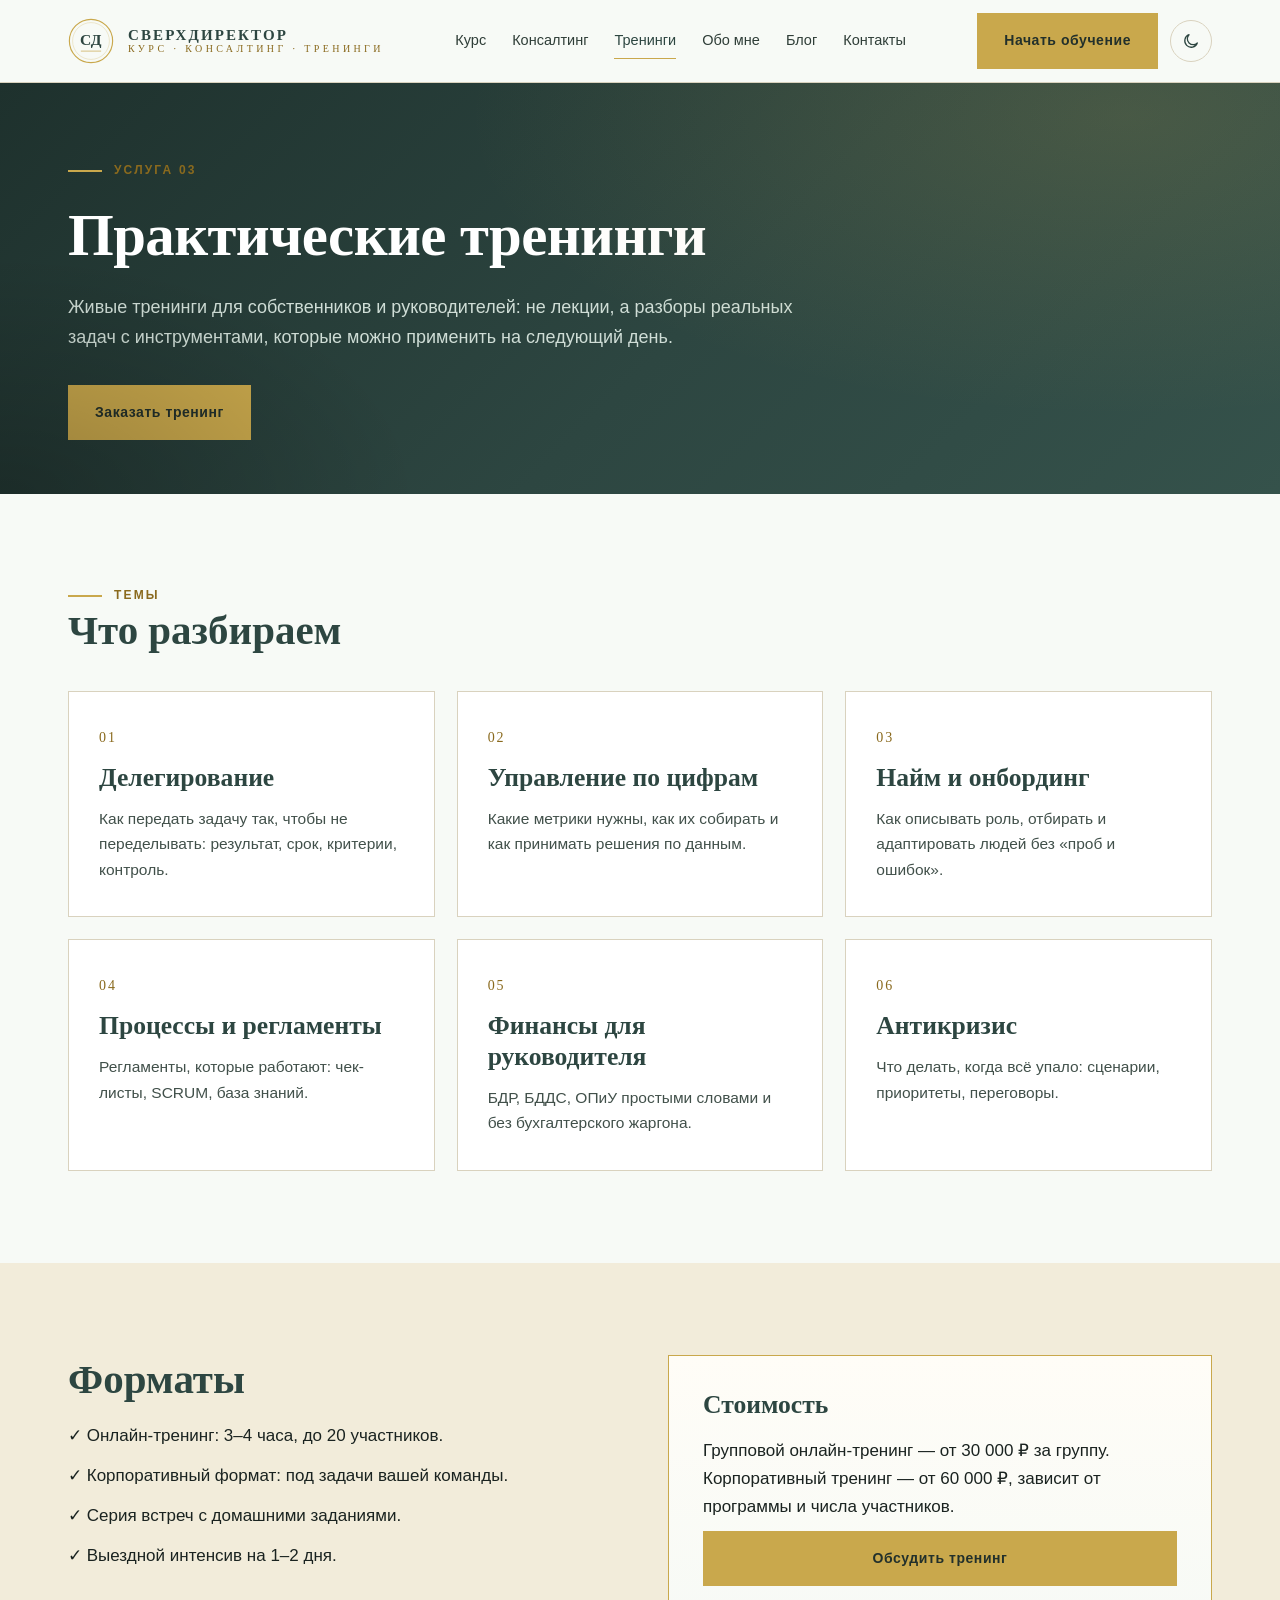
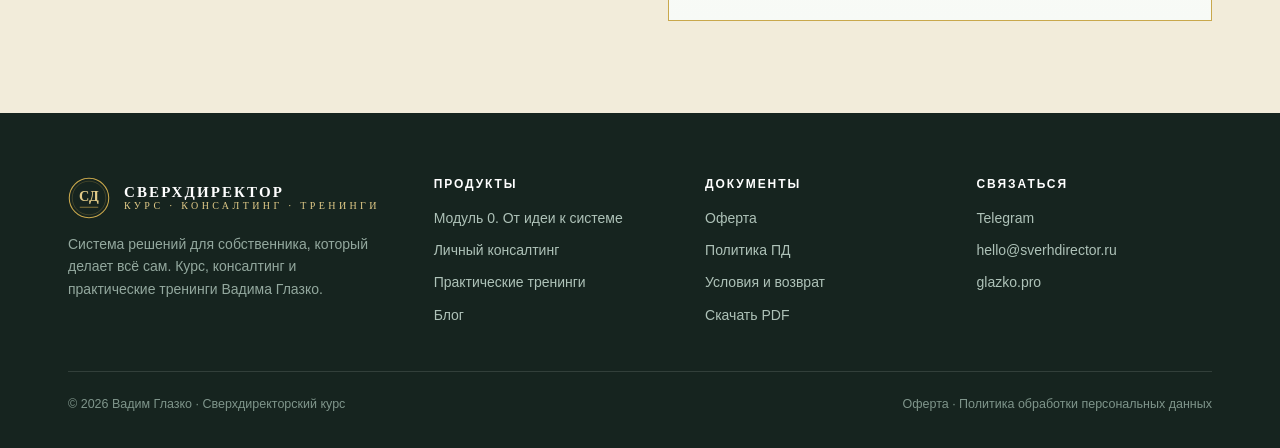
<file: trainings.html>
<!doctype html>
<html lang="ru">
<head>
<meta charset="utf-8">
<meta name="viewport" content="width=device-width, initial-scale=1">
<title>Практические тренинги для руководителей — Вадим Глазко</title>
<meta name="description" content="Делегирование, управление по цифрам, найм, финансы, антикризис.">
<meta property="og:title" content="Практические тренинги для руководителей — Вадим Глазко">
<meta property="og:description" content="Делегирование, управление по цифрам, найм, финансы, антикризис.">
<meta property="og:type" content="website">
<meta property="og:url" content="https://sverhdirector.ru/trainings.html">
<meta property="og:image" content="https://sverhdirector.ru/assets/img/author.jpg">
<meta name="theme-color" content="#F7FAF6" id="themeColor">
<link rel="icon" href="/assets/img/favicon.svg" type="image/svg+xml">
<script>
(function(){var t=null;try{t=localStorage.getItem('sd-theme')}catch(e){}
try{var q=new URLSearchParams(location.search).get('theme');if(q==='dark'||q==='light'){t=q}}catch(e){}
if(t!=='light'&&t!=='dark'){t=(window.matchMedia&&window.matchMedia('(prefers-color-scheme: dark)').matches)?'dark':'light';}
document.documentElement.setAttribute('data-theme',t);
document.documentElement.style.colorScheme=t;})();
</script>
<link rel="stylesheet" href="/assets/css/style.css">
<script type="text/javascript">
(function(m,e,t,r,i,k,a){m[i]=m[i]||function(){(m[i].a=m[i].a||[]).push(arguments)};
m[i].l=1*new Date();
for (var j = 0; j < document.scripts.length; j++) {if (document.scripts[j].src === r) { return; }}
k=e.createElement(t),a=e.getElementsByTagName(t)[0],k.async=1,k.src=r,a.parentNode.insertBefore(k,a)})
(window, document, "script", "https://mc.yandex.ru/metrika/tag.js", "ym");
ym(114694891, "init", {clickmap:true, trackLinks:true, accurateTrackBounce:true, webvisor:true});
</script>
<noscript><div><img src="https://mc.yandex.ru/watch/114694891" style="position:absolute; left:-9999px;" alt="" /></div></noscript>
</head>
<body data-page="trainings">
<header class="header">
  <div class="wrap header__in">
    <a class="logo" href="/index.html" aria-label="Сверхдиректорский курс">
      <img class="logo__mark-img" src="/assets/img/emblem.svg" alt="" width="46" height="46">
      <span class="logo__text"><b>СВЕРХДИРЕКТОР</b><span>курс · консалтинг · тренинги</span></span>
    </a>
    <nav class="nav" id="nav">
      <a href="/course.html" data-nav="course">Курс</a>
      <a href="/consulting.html" data-nav="consulting">Консалтинг</a>
      <a href="/trainings.html" data-nav="trainings">Тренинги</a>
      <a href="/about.html" data-nav="about">Обо мне</a>
      <a href="/blog.html" data-nav="blog">Блог</a>
      <a href="/contacts.html" data-nav="contacts">Контакты</a>
    </nav>
    <div class="header__actions">
      <a class="btn btn--gold" href="https://t.me/sverhdirector_bot" target="_blank" rel="noopener">Начать обучение</a>
      <button class="theme-toggle" id="themeToggle" type="button" aria-label="Переключить тему" aria-pressed="false" title="Тёмная тема">
        <svg class="icon-sun" viewBox="0 0 24 24" aria-hidden="true"><circle cx="12" cy="12" r="4.2"/><path d="M12 2.6v2.2M12 19.2v2.2M2.6 12h2.2M19.2 12h2.2M5.3 5.3l1.6 1.6M17.1 17.1l1.6 1.6M18.7 5.3l-1.6 1.6M6.9 17.1l-1.6 1.6"/></svg>
        <svg class="icon-moon" viewBox="0 0 24 24" aria-hidden="true"><path d="M20.4 14.6A8.6 8.6 0 1 1 9.4 3.6a7 7 0 0 0 11 11z"/></svg>
      </button>
    </div>
    <button class="burger" id="burger" aria-label="Меню"><span></span><span></span><span></span></button>
  </div>
</header>

<section class="hero" style="padding-bottom:54px">
  <div class="wrap">
    <div class="kicker">Услуга 03</div>
    <h1>Практические тренинги</h1>
    <p style="max-width:760px">Живые тренинги для собственников и руководителей: не лекции, а разборы реальных задач с инструментами, которые можно применить на следующий день.</p>
    <div class="hero__actions"><a class="btn btn--gold" href="https://t.me/sverhdirector_bot" target="_blank" rel="noopener">Заказать тренинг</a></div>
  </div>
</section>

<section>
  <div class="wrap">
    <div class="kicker">Темы</div>
    <h2>Что разбираем</h2>
    <div class="cards">
      <div class="card"><div class="card__num">01</div><h3>Делегирование</h3><p>Как передать задачу так, чтобы не переделывать: результат, срок, критерии, контроль.</p></div>
      <div class="card"><div class="card__num">02</div><h3>Управление по цифрам</h3><p>Какие метрики нужны, как их собирать и как принимать решения по данным.</p></div>
      <div class="card"><div class="card__num">03</div><h3>Найм и онбординг</h3><p>Как описывать роль, отбирать и адаптировать людей без «проб и ошибок».</p></div>
      <div class="card"><div class="card__num">04</div><h3>Процессы и регламенты</h3><p>Регламенты, которые работают: чек-листы, SCRUM, база знаний.</p></div>
      <div class="card"><div class="card__num">05</div><h3>Финансы для руководителя</h3><p>БДР, БДДС, ОПиУ простыми словами и без бухгалтерского жаргона.</p></div>
      <div class="card"><div class="card__num">06</div><h3>Антикризис</h3><p>Что делать, когда всё упало: сценарии, приоритеты, переговоры.</p></div>
    </div>
  </div>
</section>

<section class="section--cream">
  <div class="wrap grid-2" style="align-items:start">
    <div><h2>Форматы</h2>
      <ul style="list-style:none;display:grid;gap:12px;margin-top:16px">
        <li>✓ Онлайн-тренинг: 3–4 часа, до 20 участников.</li>
        <li>✓ Корпоративный формат: под задачи вашей команды.</li>
        <li>✓ Серия встреч с домашними заданиями.</li>
        <li>✓ Выездной интенсив на 1–2 дня.</li>
      </ul>
    </div>
    <div class="panel panel--accent">
      <h3>Стоимость</h3>
      <p>Групповой онлайн-тренинг — от 30 000 ₽ за группу.</p>
      <p>Корпоративный тренинг — от 60 000 ₽, зависит от программы и числа участников.</p>
      <a class="btn btn--gold" href="https://t.me/sverhdirector_bot" target="_blank" rel="noopener" style="width:100%;margin-top:10px">Обсудить тренинг</a>
    </div>
  </div>
</section>
<footer class="footer">
  <div class="wrap">
    <div class="footer__grid">
      <div class="footer__brand">
        <a class="logo" href="/index.html" style="margin-bottom:6px">
          <img src="/assets/img/emblem-light.svg" alt="" width="42" height="42">
          <span class="logo__text"><b style="color:#fff">СВЕРХДИРЕКТОР</b><span style="color:var(--gold-light)">курс · консалтинг · тренинги</span></span>
        </a>
        <p>Система решений для собственника, который делает всё сам. Курс, консалтинг и практические тренинги Вадима Глазко.</p>
      </div>
      <div>
        <h4>Продукты</h4>
        <ul>
          <li><a href="/course.html">Модуль 0. От идеи к системе</a></li>
          <li><a href="/consulting.html">Личный консалтинг</a></li>
          <li><a href="/trainings.html">Практические тренинги</a></li>
          <li><a href="/blog.html">Блог</a></li>
        </ul>
      </div>
      <div>
        <h4>Документы</h4>
        <ul>
          <li><a href="/docs/offer.html">Оферта</a></li>
          <li><a href="/docs/privacy.html">Политика ПД</a></li>
          <li><a href="/docs/refund.html">Условия и возврат</a></li>
          <li><a href="/assets/docs/legal.pdf">Скачать PDF</a></li>
        </ul>
      </div>
      <div>
        <h4>Связаться</h4>
        <ul>
          <li><a href="https://t.me/sverhdirector_bot" target="_blank" rel="noopener">Telegram</a></li>
          <li><a href="mailto:hello@sverhdirector.ru">hello@sverhdirector.ru</a></li>
          <li><a href="https://glazko.pro" target="_blank" rel="noopener">glazko.pro</a></li>
        </ul>
      </div>
    </div>
    <div class="footer__bottom">
      <span>© 2026 Вадим Глазко · Сверхдиректорский курс</span>
      <span>Оферта · Политика обработки персональных данных</span>
    </div>
  </div>
</footer>
<script src="/assets/js/main.js"></script>
</body>
</html>
</file>
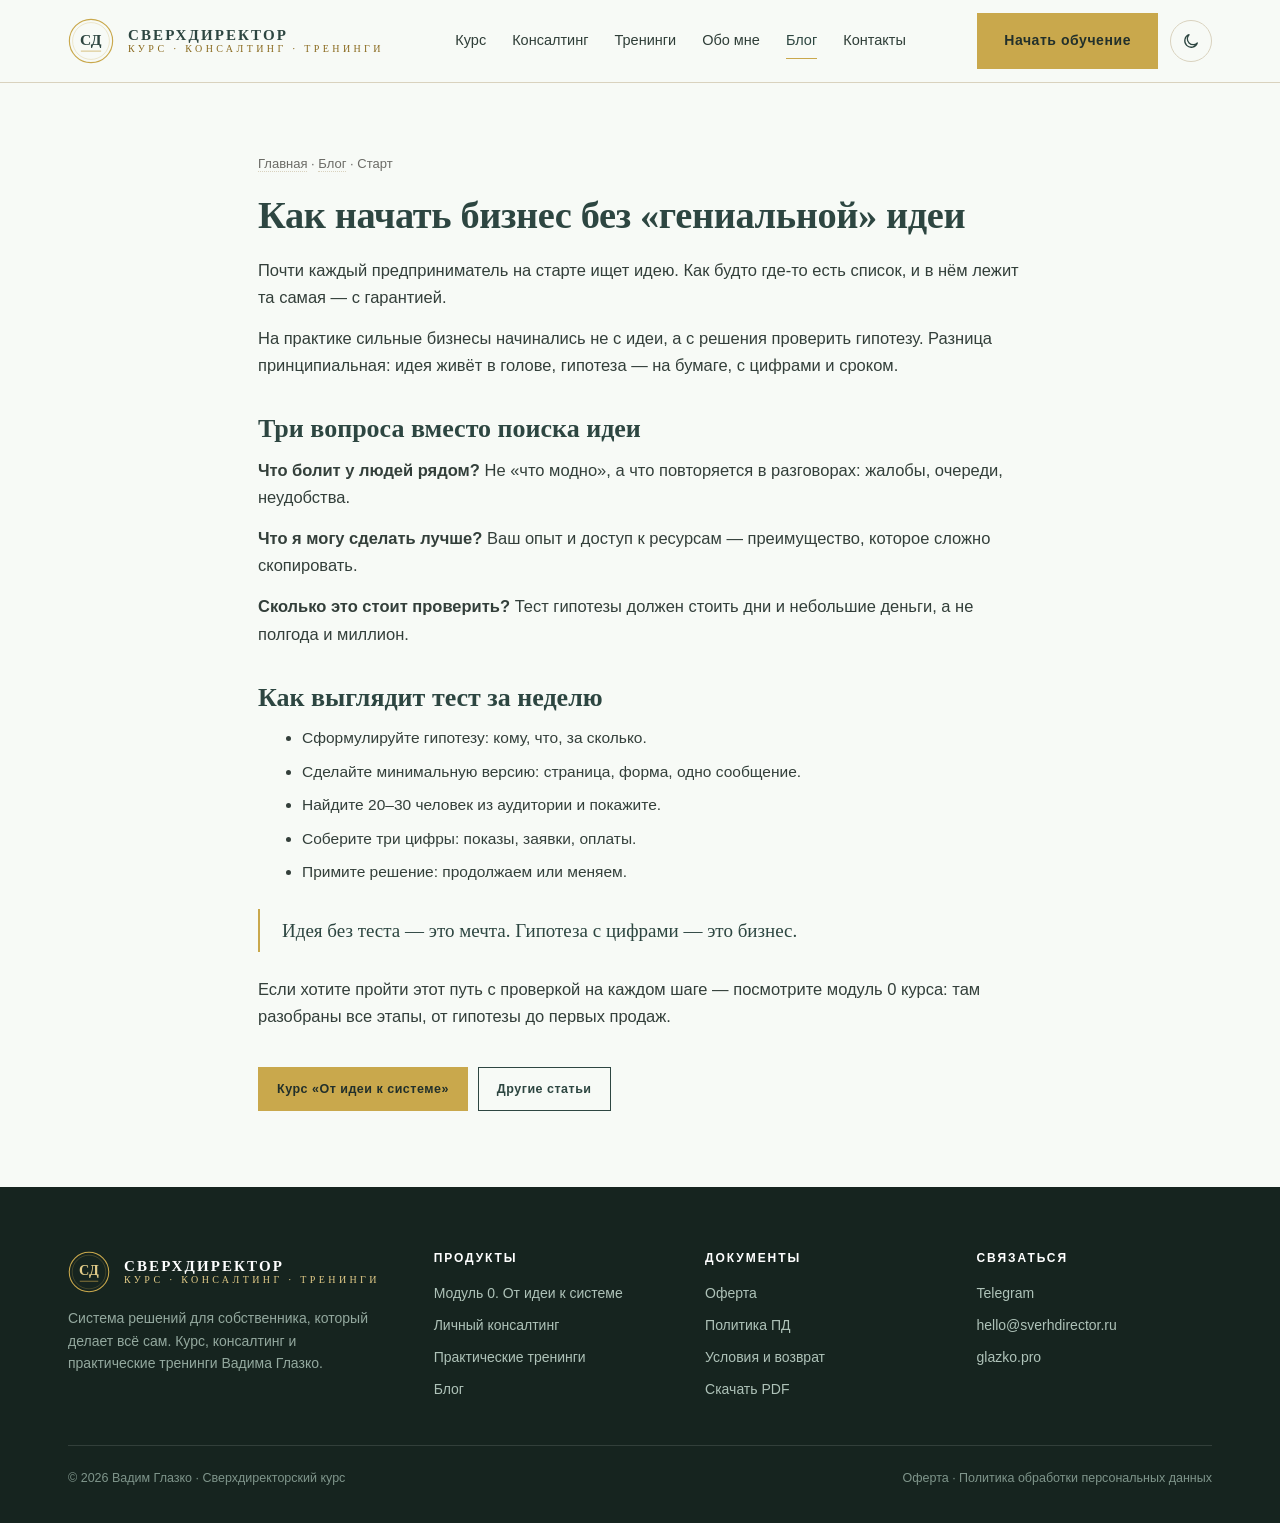
<file: blog/kak-nachat-bez-idei.html>
<!doctype html>
<html lang="ru">
<head>
<meta charset="utf-8">
<meta name="viewport" content="width=device-width, initial-scale=1">
<title>Как начать бизнес без «гениальной» идеи — Блог</title>
<meta name="description" content="Почему идея — не главное, и что проверить за первую неделю.">
<meta property="og:title" content="Как начать бизнес без «гениальной» идеи — Блог">
<meta property="og:description" content="Почему идея — не главное, и что проверить за первую неделю.">
<meta property="og:type" content="website">
<meta property="og:url" content="https://sverhdirector.ru/blog/kak-nachat-bez-idei.html">
<meta property="og:image" content="https://sverhdirector.ru/assets/img/author.jpg">
<meta name="theme-color" content="#F7FAF6" id="themeColor">
<link rel="icon" href="/assets/img/favicon.svg" type="image/svg+xml">
<script>
(function(){var t=null;try{t=localStorage.getItem('sd-theme')}catch(e){}
try{var q=new URLSearchParams(location.search).get('theme');if(q==='dark'||q==='light'){t=q}}catch(e){}
if(t!=='light'&&t!=='dark'){t=(window.matchMedia&&window.matchMedia('(prefers-color-scheme: dark)').matches)?'dark':'light';}
document.documentElement.setAttribute('data-theme',t);
document.documentElement.style.colorScheme=t;})();
</script>
<link rel="stylesheet" href="/assets/css/style.css">
<script type="text/javascript">
(function(m,e,t,r,i,k,a){m[i]=m[i]||function(){(m[i].a=m[i].a||[]).push(arguments)};
m[i].l=1*new Date();
for (var j = 0; j < document.scripts.length; j++) {if (document.scripts[j].src === r) { return; }}
k=e.createElement(t),a=e.getElementsByTagName(t)[0],k.async=1,k.src=r,a.parentNode.insertBefore(k,a)})
(window, document, "script", "https://mc.yandex.ru/metrika/tag.js", "ym");
ym(114694891, "init", {clickmap:true, trackLinks:true, accurateTrackBounce:true, webvisor:true});
</script>
<noscript><div><img src="https://mc.yandex.ru/watch/114694891" style="position:absolute; left:-9999px;" alt="" /></div></noscript>
</head>
<body data-page="blog">
<header class="header">
  <div class="wrap header__in">
    <a class="logo" href="/index.html" aria-label="Сверхдиректорский курс">
      <img class="logo__mark-img" src="/assets/img/emblem.svg" alt="" width="46" height="46">
      <span class="logo__text"><b>СВЕРХДИРЕКТОР</b><span>курс · консалтинг · тренинги</span></span>
    </a>
    <nav class="nav" id="nav">
      <a href="/course.html" data-nav="course">Курс</a>
      <a href="/consulting.html" data-nav="consulting">Консалтинг</a>
      <a href="/trainings.html" data-nav="trainings">Тренинги</a>
      <a href="/about.html" data-nav="about">Обо мне</a>
      <a href="/blog.html" data-nav="blog">Блог</a>
      <a href="/contacts.html" data-nav="contacts">Контакты</a>
    </nav>
    <div class="header__actions">
      <a class="btn btn--gold" href="https://t.me/sverhdirector_bot" target="_blank" rel="noopener">Начать обучение</a>
      <button class="theme-toggle" id="themeToggle" type="button" aria-label="Переключить тему" aria-pressed="false" title="Тёмная тема">
        <svg class="icon-sun" viewBox="0 0 24 24" aria-hidden="true"><circle cx="12" cy="12" r="4.2"/><path d="M12 2.6v2.2M12 19.2v2.2M2.6 12h2.2M19.2 12h2.2M5.3 5.3l1.6 1.6M17.1 17.1l1.6 1.6M18.7 5.3l-1.6 1.6M6.9 17.1l-1.6 1.6"/></svg>
        <svg class="icon-moon" viewBox="0 0 24 24" aria-hidden="true"><path d="M20.4 14.6A8.6 8.6 0 1 1 9.4 3.6a7 7 0 0 0 11 11z"/></svg>
      </button>
    </div>
    <button class="burger" id="burger" aria-label="Меню"><span></span><span></span><span></span></button>
  </div>
</header>

    <section class="legal"><div class="wrap article">
      <div class="breadcrumbs"><a href="/index.html">Главная</a> · <a href="/blog.html">Блог</a> · Старт</div>
      <h1>Как начать бизнес без «гениальной» идеи</h1>
      
<p>Почти каждый предприниматель на старте ищет идею. Как будто где-то есть список, и в нём лежит та самая — с гарантией.</p>
<p>На практике сильные бизнесы начинались не с идеи, а с решения проверить гипотезу. Разница принципиальная: идея живёт в голове, гипотеза — на бумаге, с цифрами и сроком.</p>
<h2>Три вопроса вместо поиска идеи</h2>
<p><b>Что болит у людей рядом?</b> Не «что модно», а что повторяется в разговорах: жалобы, очереди, неудобства.</p>
<p><b>Что я могу сделать лучше?</b> Ваш опыт и доступ к ресурсам — преимущество, которое сложно скопировать.</p>
<p><b>Сколько это стоит проверить?</b> Тест гипотезы должен стоить дни и небольшие деньги, а не полгода и миллион.</p>
<h2>Как выглядит тест за неделю</h2>
<ul>
<li>Сформулируйте гипотезу: кому, что, за сколько.</li>
<li>Сделайте минимальную версию: страница, форма, одно сообщение.</li>
<li>Найдите 20–30 человек из аудитории и покажите.</li>
<li>Соберите три цифры: показы, заявки, оплаты.</li>
<li>Примите решение: продолжаем или меняем.</li>
</ul>
<blockquote>Идея без теста — это мечта. Гипотеза с цифрами — это бизнес.</blockquote>
<p>Если хотите пройти этот путь с проверкой на каждом шаге — посмотрите модуль 0 курса: там разобраны все этапы, от гипотезы до первых продаж.</p>

      <div class="doc-links" style="margin-top:36px"><a class="btn btn--gold" href="/course.html">Курс «От идеи к системе»</a><a class="btn btn--ghost" href="/blog.html">Другие статьи</a></div>
    </div></section><footer class="footer">
  <div class="wrap">
    <div class="footer__grid">
      <div class="footer__brand">
        <a class="logo" href="/index.html" style="margin-bottom:6px">
          <img src="/assets/img/emblem-light.svg" alt="" width="42" height="42">
          <span class="logo__text"><b style="color:#fff">СВЕРХДИРЕКТОР</b><span style="color:var(--gold-light)">курс · консалтинг · тренинги</span></span>
        </a>
        <p>Система решений для собственника, который делает всё сам. Курс, консалтинг и практические тренинги Вадима Глазко.</p>
      </div>
      <div>
        <h4>Продукты</h4>
        <ul>
          <li><a href="/course.html">Модуль 0. От идеи к системе</a></li>
          <li><a href="/consulting.html">Личный консалтинг</a></li>
          <li><a href="/trainings.html">Практические тренинги</a></li>
          <li><a href="/blog.html">Блог</a></li>
        </ul>
      </div>
      <div>
        <h4>Документы</h4>
        <ul>
          <li><a href="/docs/offer.html">Оферта</a></li>
          <li><a href="/docs/privacy.html">Политика ПД</a></li>
          <li><a href="/docs/refund.html">Условия и возврат</a></li>
          <li><a href="/assets/docs/legal.pdf">Скачать PDF</a></li>
        </ul>
      </div>
      <div>
        <h4>Связаться</h4>
        <ul>
          <li><a href="https://t.me/sverhdirector_bot" target="_blank" rel="noopener">Telegram</a></li>
          <li><a href="mailto:hello@sverhdirector.ru">hello@sverhdirector.ru</a></li>
          <li><a href="https://glazko.pro" target="_blank" rel="noopener">glazko.pro</a></li>
        </ul>
      </div>
    </div>
    <div class="footer__bottom">
      <span>© 2026 Вадим Глазко · Сверхдиректорский курс</span>
      <span>Оферта · Политика обработки персональных данных</span>
    </div>
  </div>
</footer>
<script src="/assets/js/main.js"></script>
</body>
</html>
</file>
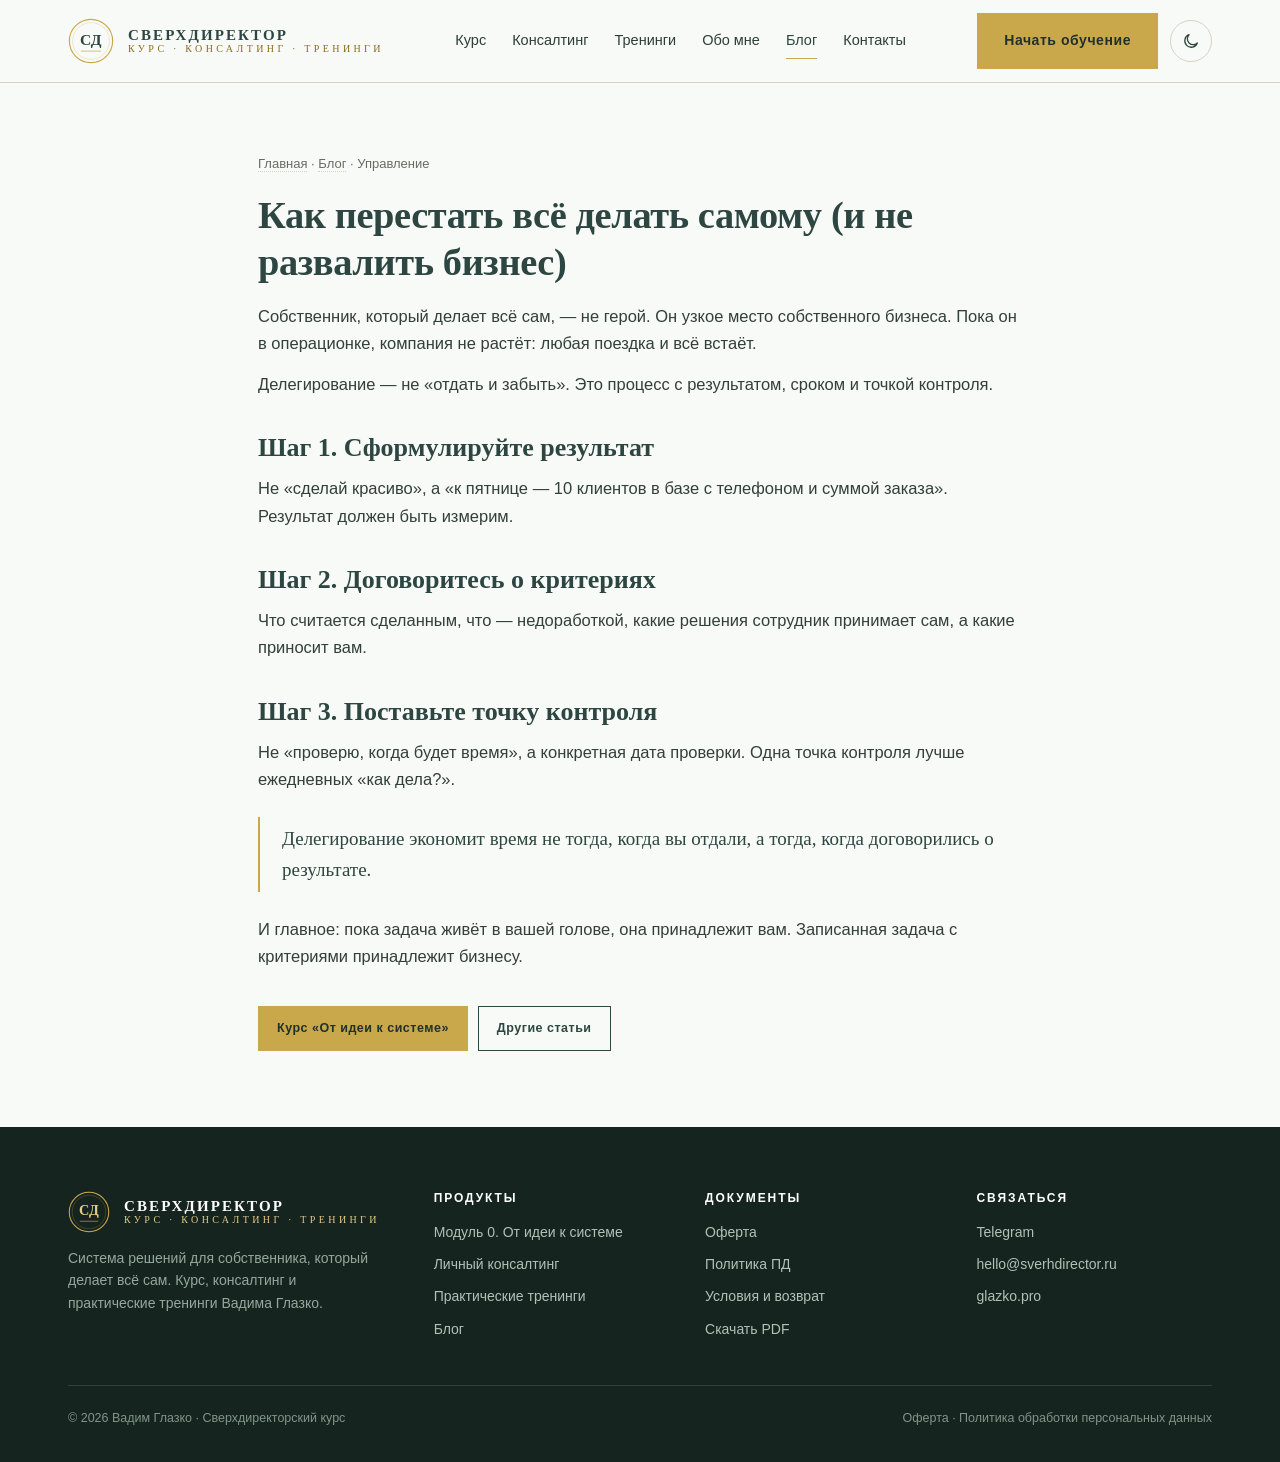
<file: blog/kak-perestat-vse-delat-samomu.html>
<!doctype html>
<html lang="ru">
<head>
<meta charset="utf-8">
<meta name="viewport" content="width=device-width, initial-scale=1">
<title>Как перестать всё делать самому (и не развалить бизнес) — Блог</title>
<meta name="description" content="Три шага делегирования, которые не заканчиваются переделкой.">
<meta property="og:title" content="Как перестать всё делать самому (и не развалить бизнес) — Блог">
<meta property="og:description" content="Три шага делегирования, которые не заканчиваются переделкой.">
<meta property="og:type" content="website">
<meta property="og:url" content="https://sverhdirector.ru/blog/kak-perestat-vse-delat-samomu.html">
<meta property="og:image" content="https://sverhdirector.ru/assets/img/author.jpg">
<meta name="theme-color" content="#F7FAF6" id="themeColor">
<link rel="icon" href="/assets/img/favicon.svg" type="image/svg+xml">
<script>
(function(){var t=null;try{t=localStorage.getItem('sd-theme')}catch(e){}
try{var q=new URLSearchParams(location.search).get('theme');if(q==='dark'||q==='light'){t=q}}catch(e){}
if(t!=='light'&&t!=='dark'){t=(window.matchMedia&&window.matchMedia('(prefers-color-scheme: dark)').matches)?'dark':'light';}
document.documentElement.setAttribute('data-theme',t);
document.documentElement.style.colorScheme=t;})();
</script>
<link rel="stylesheet" href="/assets/css/style.css">
<script type="text/javascript">
(function(m,e,t,r,i,k,a){m[i]=m[i]||function(){(m[i].a=m[i].a||[]).push(arguments)};
m[i].l=1*new Date();
for (var j = 0; j < document.scripts.length; j++) {if (document.scripts[j].src === r) { return; }}
k=e.createElement(t),a=e.getElementsByTagName(t)[0],k.async=1,k.src=r,a.parentNode.insertBefore(k,a)})
(window, document, "script", "https://mc.yandex.ru/metrika/tag.js", "ym");
ym(114694891, "init", {clickmap:true, trackLinks:true, accurateTrackBounce:true, webvisor:true});
</script>
<noscript><div><img src="https://mc.yandex.ru/watch/114694891" style="position:absolute; left:-9999px;" alt="" /></div></noscript>
</head>
<body data-page="blog">
<header class="header">
  <div class="wrap header__in">
    <a class="logo" href="/index.html" aria-label="Сверхдиректорский курс">
      <img class="logo__mark-img" src="/assets/img/emblem.svg" alt="" width="46" height="46">
      <span class="logo__text"><b>СВЕРХДИРЕКТОР</b><span>курс · консалтинг · тренинги</span></span>
    </a>
    <nav class="nav" id="nav">
      <a href="/course.html" data-nav="course">Курс</a>
      <a href="/consulting.html" data-nav="consulting">Консалтинг</a>
      <a href="/trainings.html" data-nav="trainings">Тренинги</a>
      <a href="/about.html" data-nav="about">Обо мне</a>
      <a href="/blog.html" data-nav="blog">Блог</a>
      <a href="/contacts.html" data-nav="contacts">Контакты</a>
    </nav>
    <div class="header__actions">
      <a class="btn btn--gold" href="https://t.me/sverhdirector_bot" target="_blank" rel="noopener">Начать обучение</a>
      <button class="theme-toggle" id="themeToggle" type="button" aria-label="Переключить тему" aria-pressed="false" title="Тёмная тема">
        <svg class="icon-sun" viewBox="0 0 24 24" aria-hidden="true"><circle cx="12" cy="12" r="4.2"/><path d="M12 2.6v2.2M12 19.2v2.2M2.6 12h2.2M19.2 12h2.2M5.3 5.3l1.6 1.6M17.1 17.1l1.6 1.6M18.7 5.3l-1.6 1.6M6.9 17.1l-1.6 1.6"/></svg>
        <svg class="icon-moon" viewBox="0 0 24 24" aria-hidden="true"><path d="M20.4 14.6A8.6 8.6 0 1 1 9.4 3.6a7 7 0 0 0 11 11z"/></svg>
      </button>
    </div>
    <button class="burger" id="burger" aria-label="Меню"><span></span><span></span><span></span></button>
  </div>
</header>

    <section class="legal"><div class="wrap article">
      <div class="breadcrumbs"><a href="/index.html">Главная</a> · <a href="/blog.html">Блог</a> · Управление</div>
      <h1>Как перестать всё делать самому (и не развалить бизнес)</h1>
      
<p>Собственник, который делает всё сам, — не герой. Он узкое место собственного бизнеса. Пока он в операционке, компания не растёт: любая поездка и всё встаёт.</p>
<p>Делегирование — не «отдать и забыть». Это процесс с результатом, сроком и точкой контроля.</p>
<h2>Шаг 1. Сформулируйте результат</h2>
<p>Не «сделай красиво», а «к пятнице — 10 клиентов в базе с телефоном и суммой заказа». Результат должен быть измерим.</p>
<h2>Шаг 2. Договоритесь о критериях</h2>
<p>Что считается сделанным, что — недоработкой, какие решения сотрудник принимает сам, а какие приносит вам.</p>
<h2>Шаг 3. Поставьте точку контроля</h2>
<p>Не «проверю, когда будет время», а конкретная дата проверки. Одна точка контроля лучше ежедневных «как дела?».</p>
<blockquote>Делегирование экономит время не тогда, когда вы отдали, а тогда, когда договорились о результате.</blockquote>
<p>И главное: пока задача живёт в вашей голове, она принадлежит вам. Записанная задача с критериями принадлежит бизнесу.</p>

      <div class="doc-links" style="margin-top:36px"><a class="btn btn--gold" href="/course.html">Курс «От идеи к системе»</a><a class="btn btn--ghost" href="/blog.html">Другие статьи</a></div>
    </div></section><footer class="footer">
  <div class="wrap">
    <div class="footer__grid">
      <div class="footer__brand">
        <a class="logo" href="/index.html" style="margin-bottom:6px">
          <img src="/assets/img/emblem-light.svg" alt="" width="42" height="42">
          <span class="logo__text"><b style="color:#fff">СВЕРХДИРЕКТОР</b><span style="color:var(--gold-light)">курс · консалтинг · тренинги</span></span>
        </a>
        <p>Система решений для собственника, который делает всё сам. Курс, консалтинг и практические тренинги Вадима Глазко.</p>
      </div>
      <div>
        <h4>Продукты</h4>
        <ul>
          <li><a href="/course.html">Модуль 0. От идеи к системе</a></li>
          <li><a href="/consulting.html">Личный консалтинг</a></li>
          <li><a href="/trainings.html">Практические тренинги</a></li>
          <li><a href="/blog.html">Блог</a></li>
        </ul>
      </div>
      <div>
        <h4>Документы</h4>
        <ul>
          <li><a href="/docs/offer.html">Оферта</a></li>
          <li><a href="/docs/privacy.html">Политика ПД</a></li>
          <li><a href="/docs/refund.html">Условия и возврат</a></li>
          <li><a href="/assets/docs/legal.pdf">Скачать PDF</a></li>
        </ul>
      </div>
      <div>
        <h4>Связаться</h4>
        <ul>
          <li><a href="https://t.me/sverhdirector_bot" target="_blank" rel="noopener">Telegram</a></li>
          <li><a href="mailto:hello@sverhdirector.ru">hello@sverhdirector.ru</a></li>
          <li><a href="https://glazko.pro" target="_blank" rel="noopener">glazko.pro</a></li>
        </ul>
      </div>
    </div>
    <div class="footer__bottom">
      <span>© 2026 Вадим Глазко · Сверхдиректорский курс</span>
      <span>Оферта · Политика обработки персональных данных</span>
    </div>
  </div>
</footer>
<script src="/assets/js/main.js"></script>
</body>
</html>
</file>
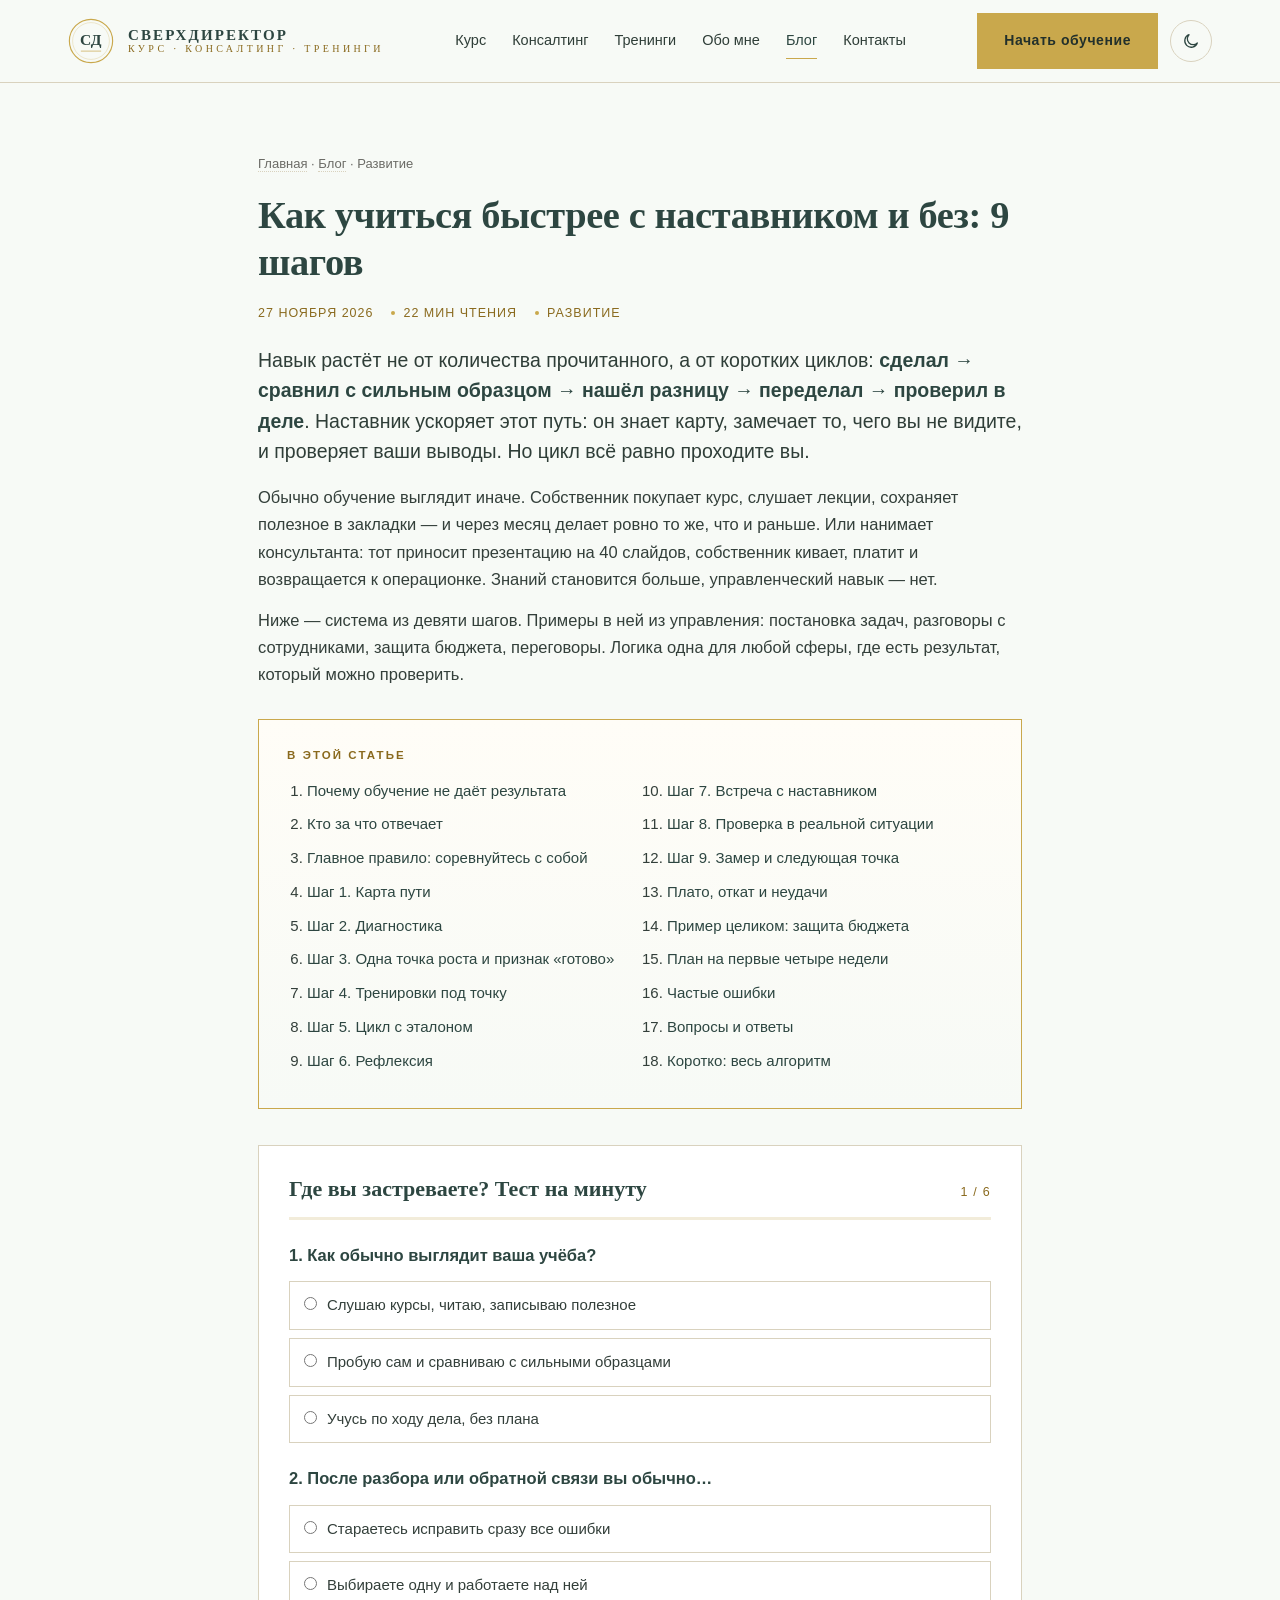
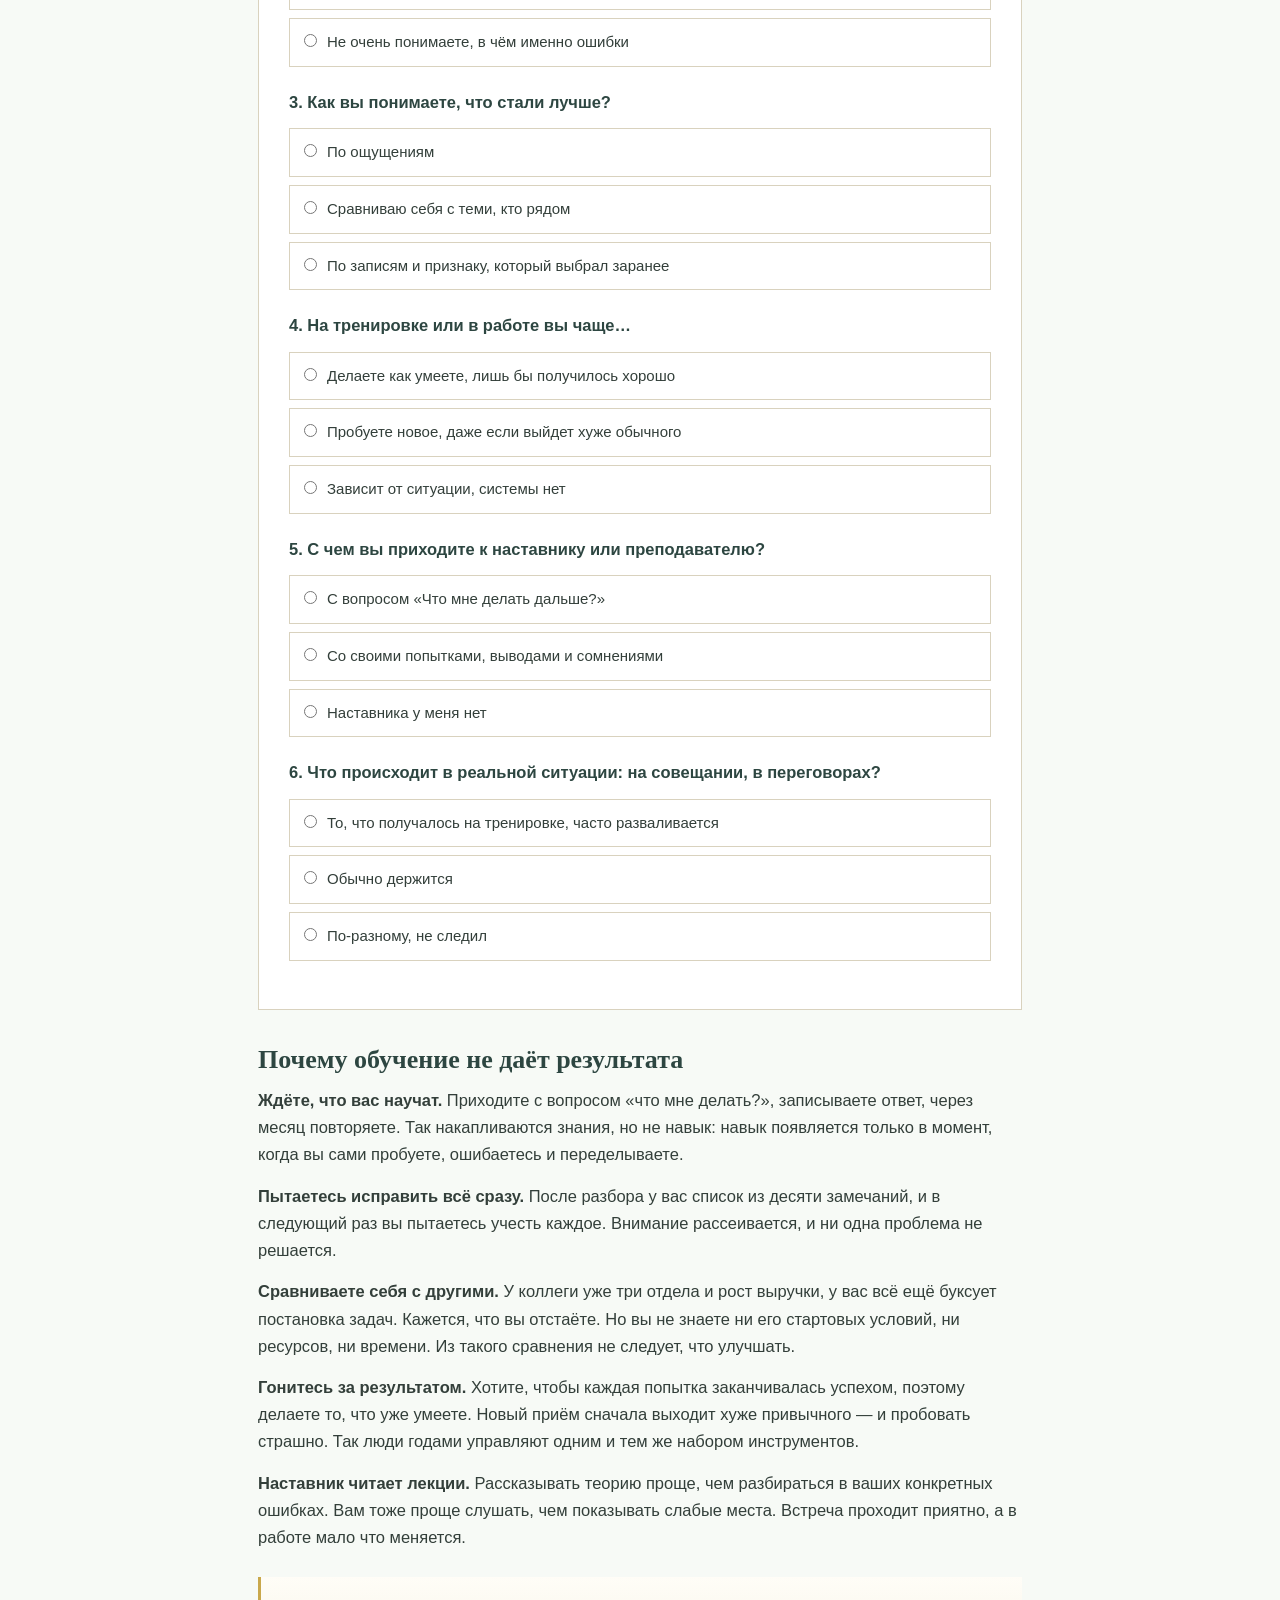
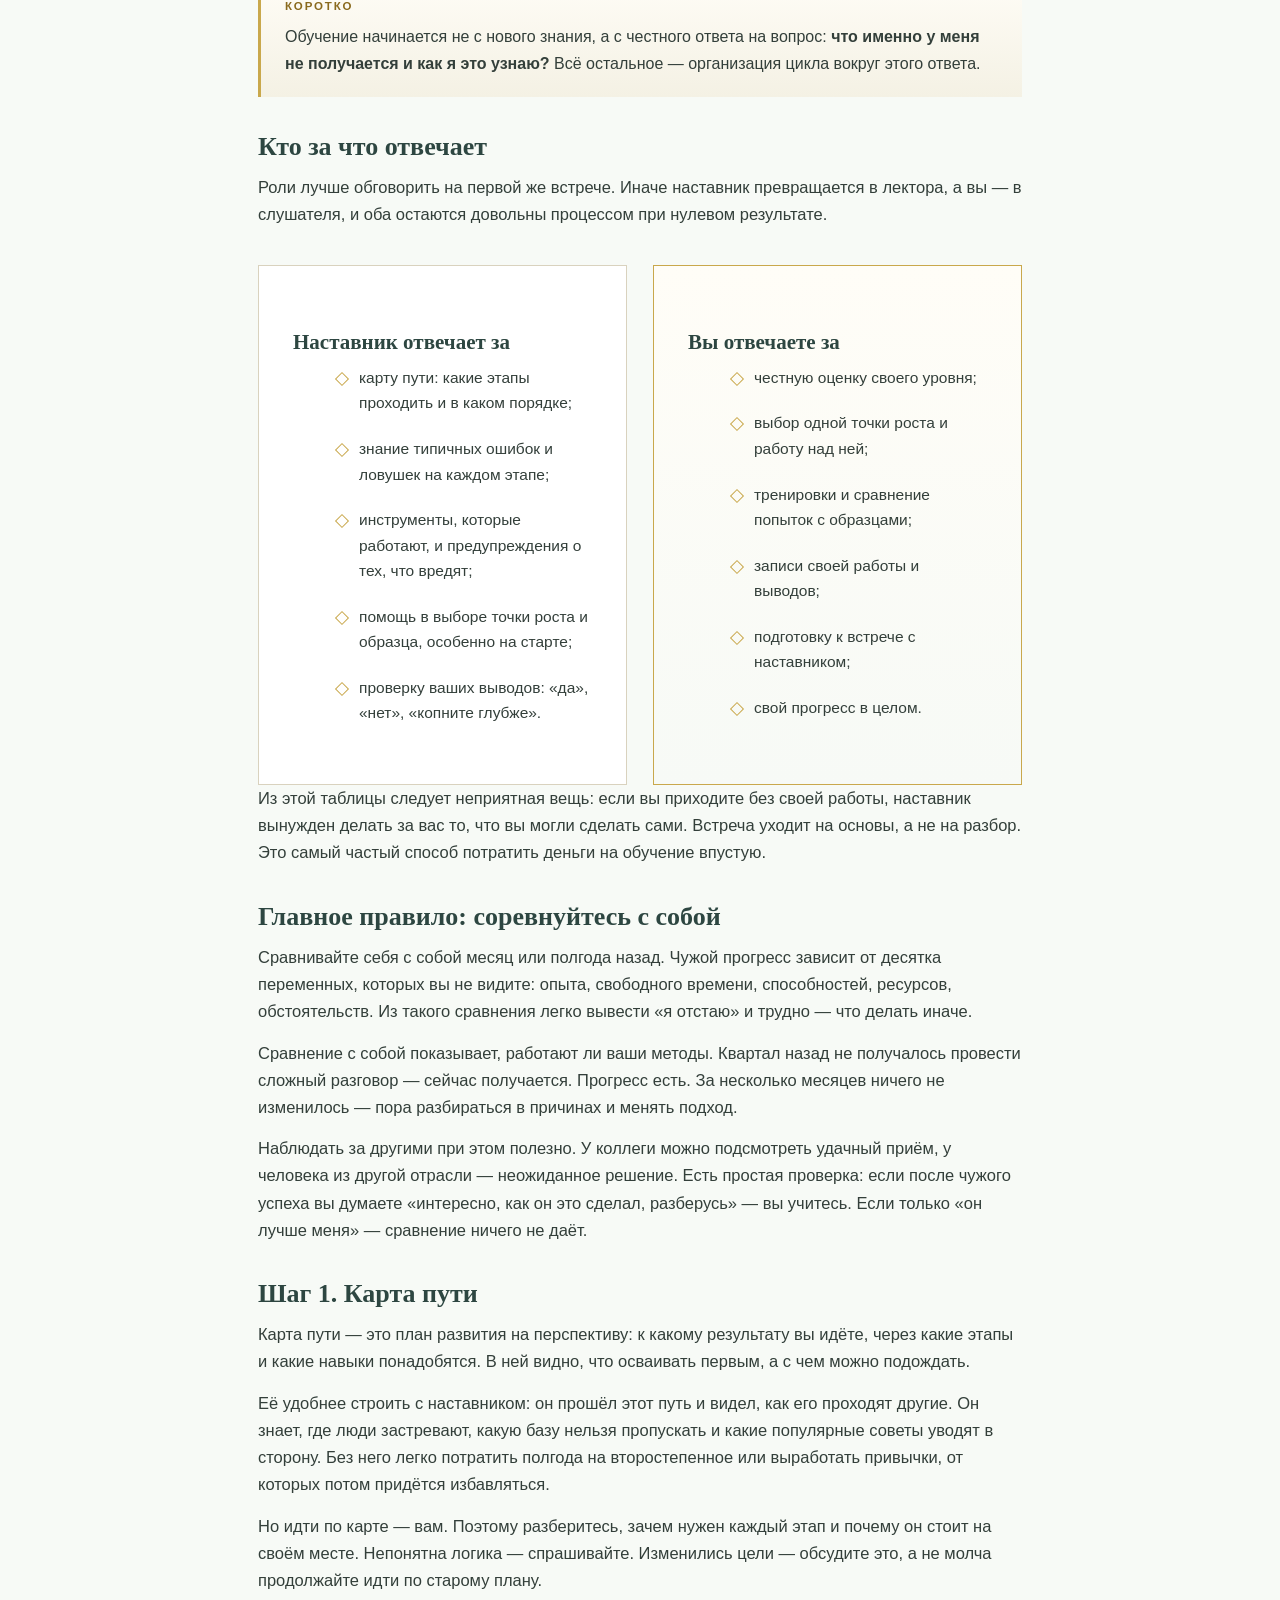
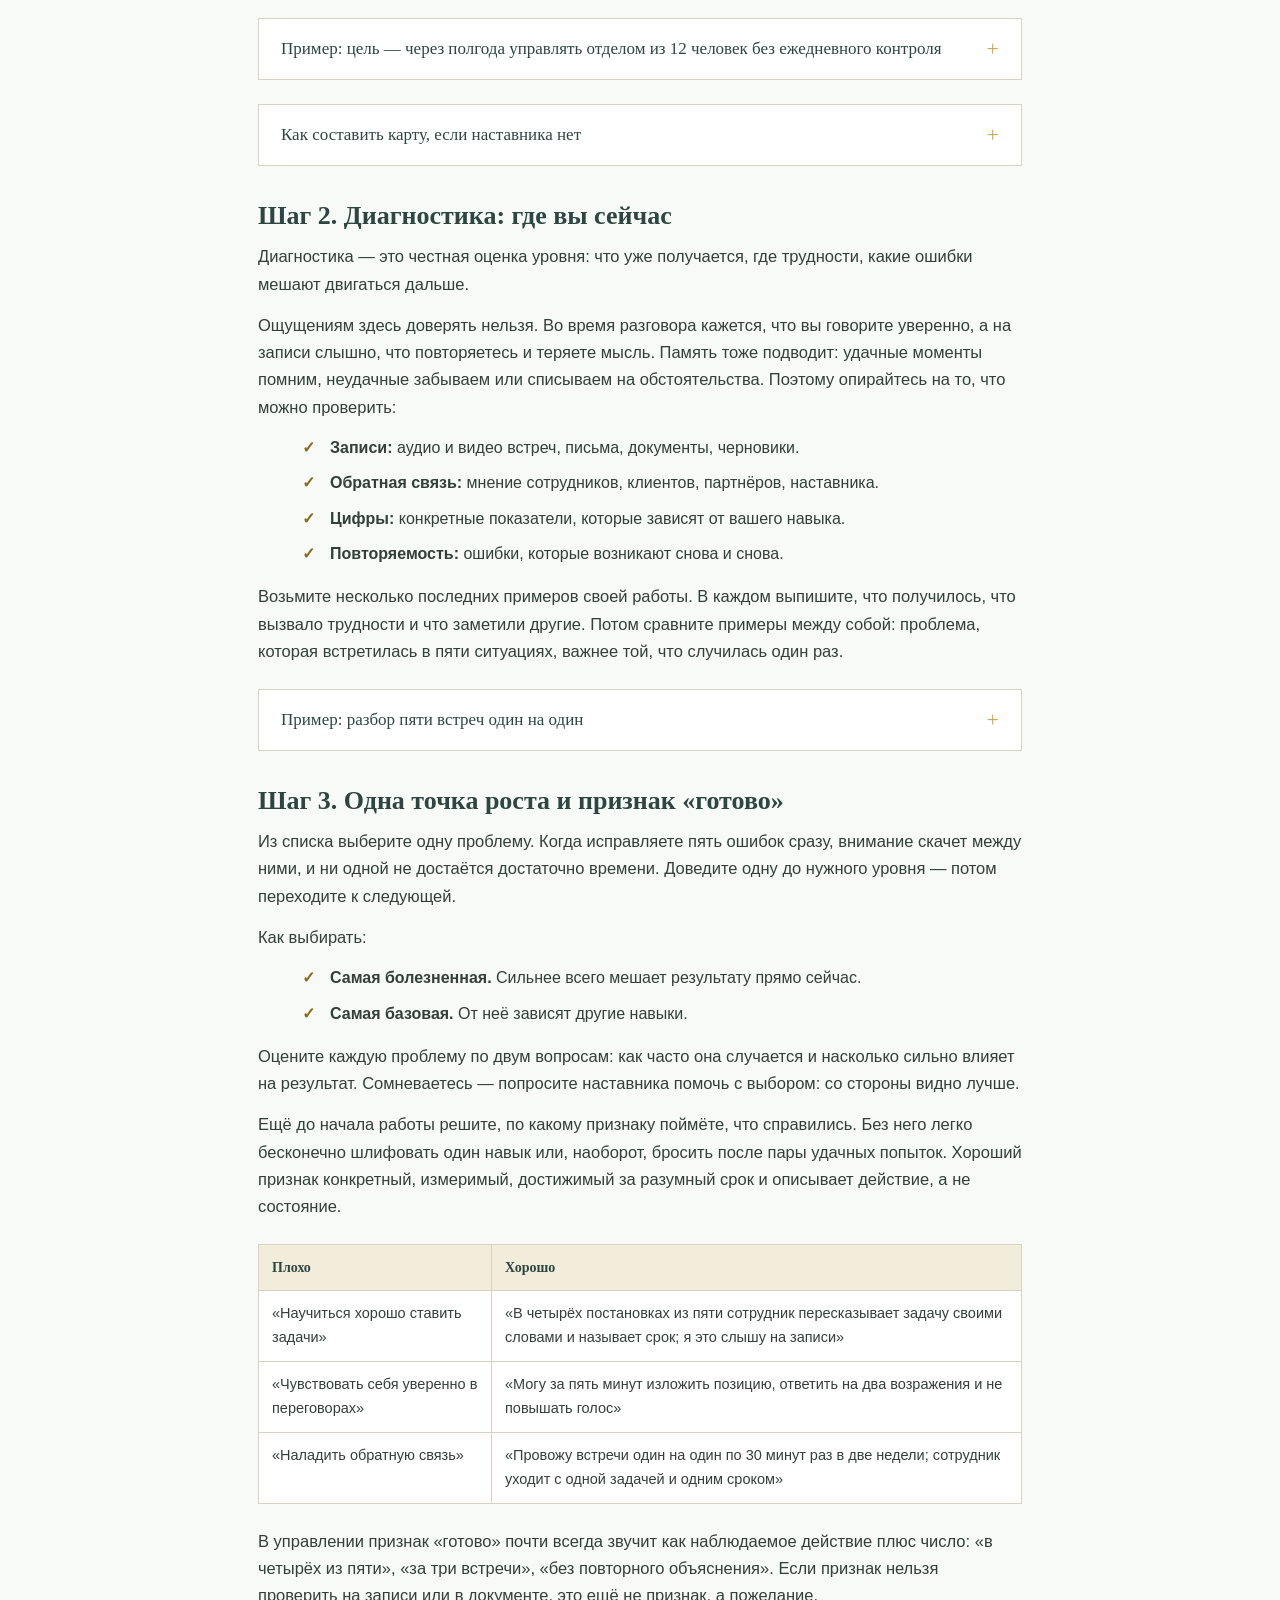
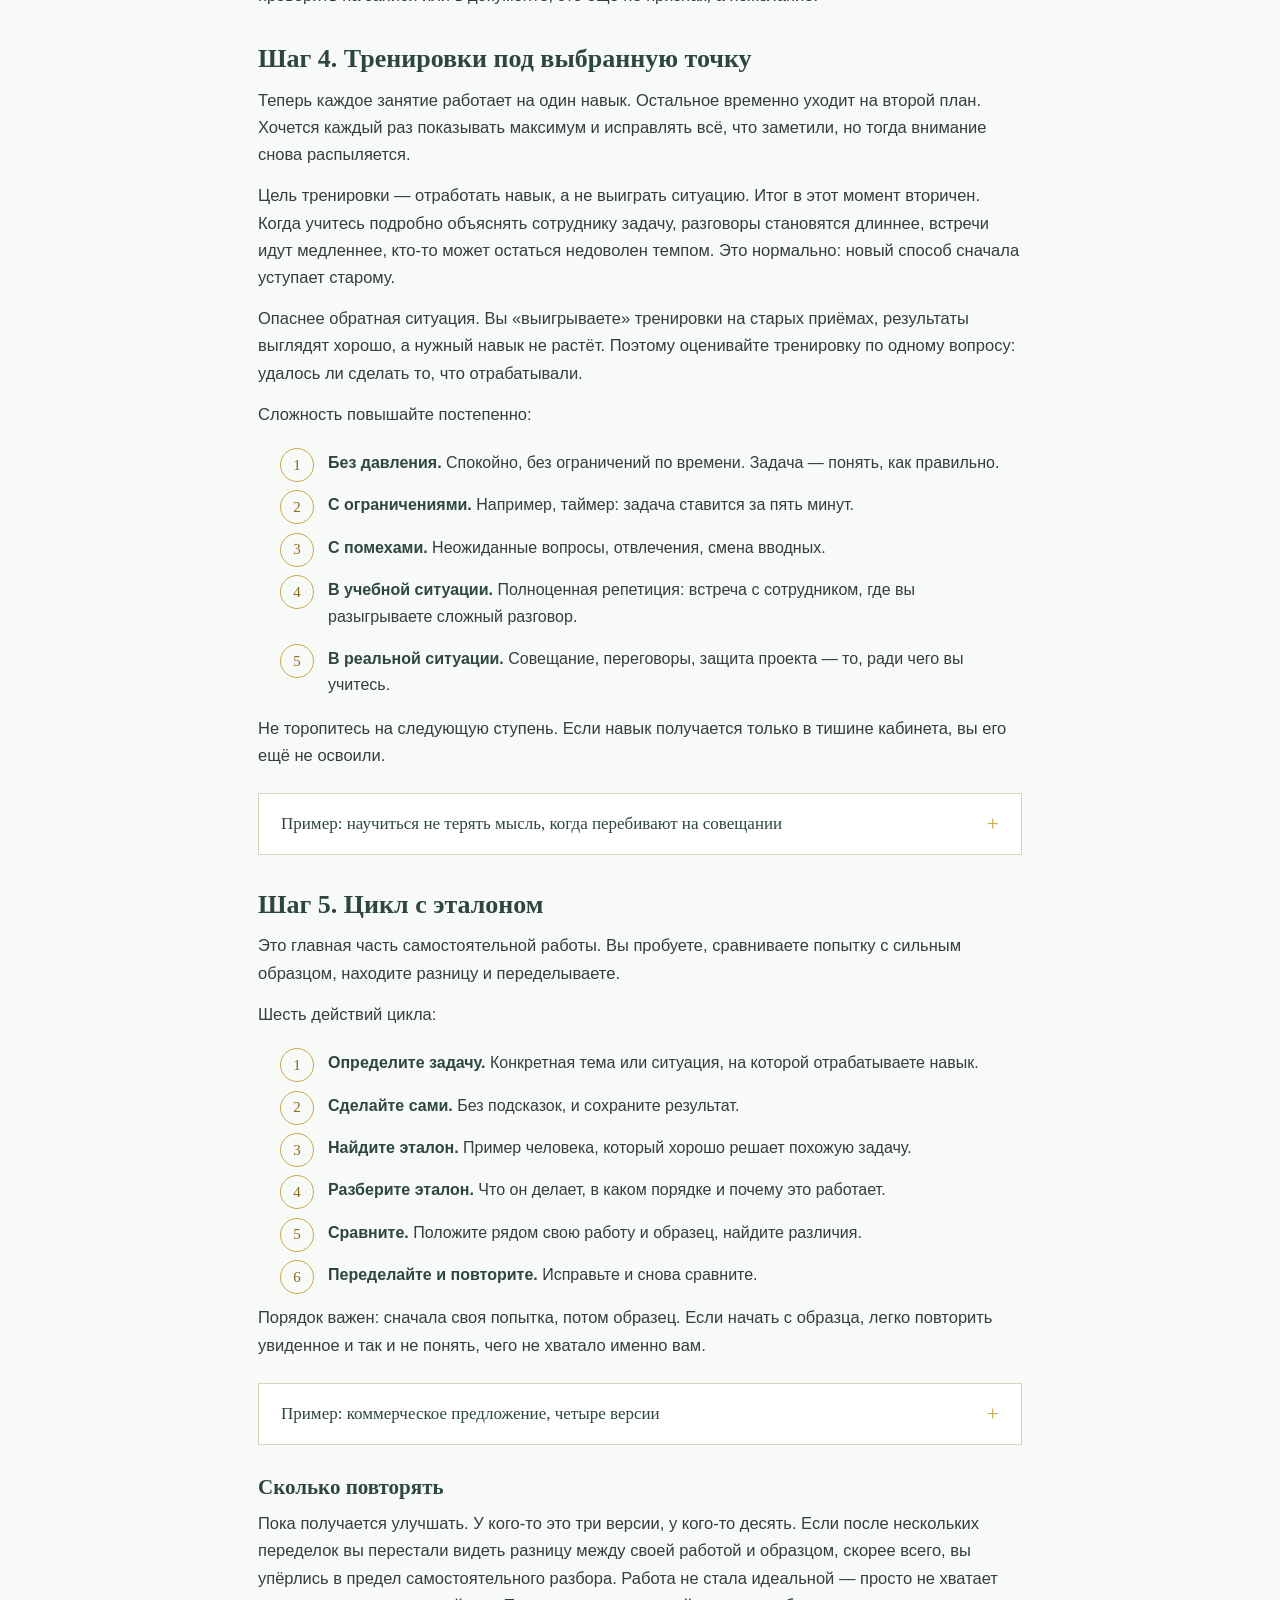
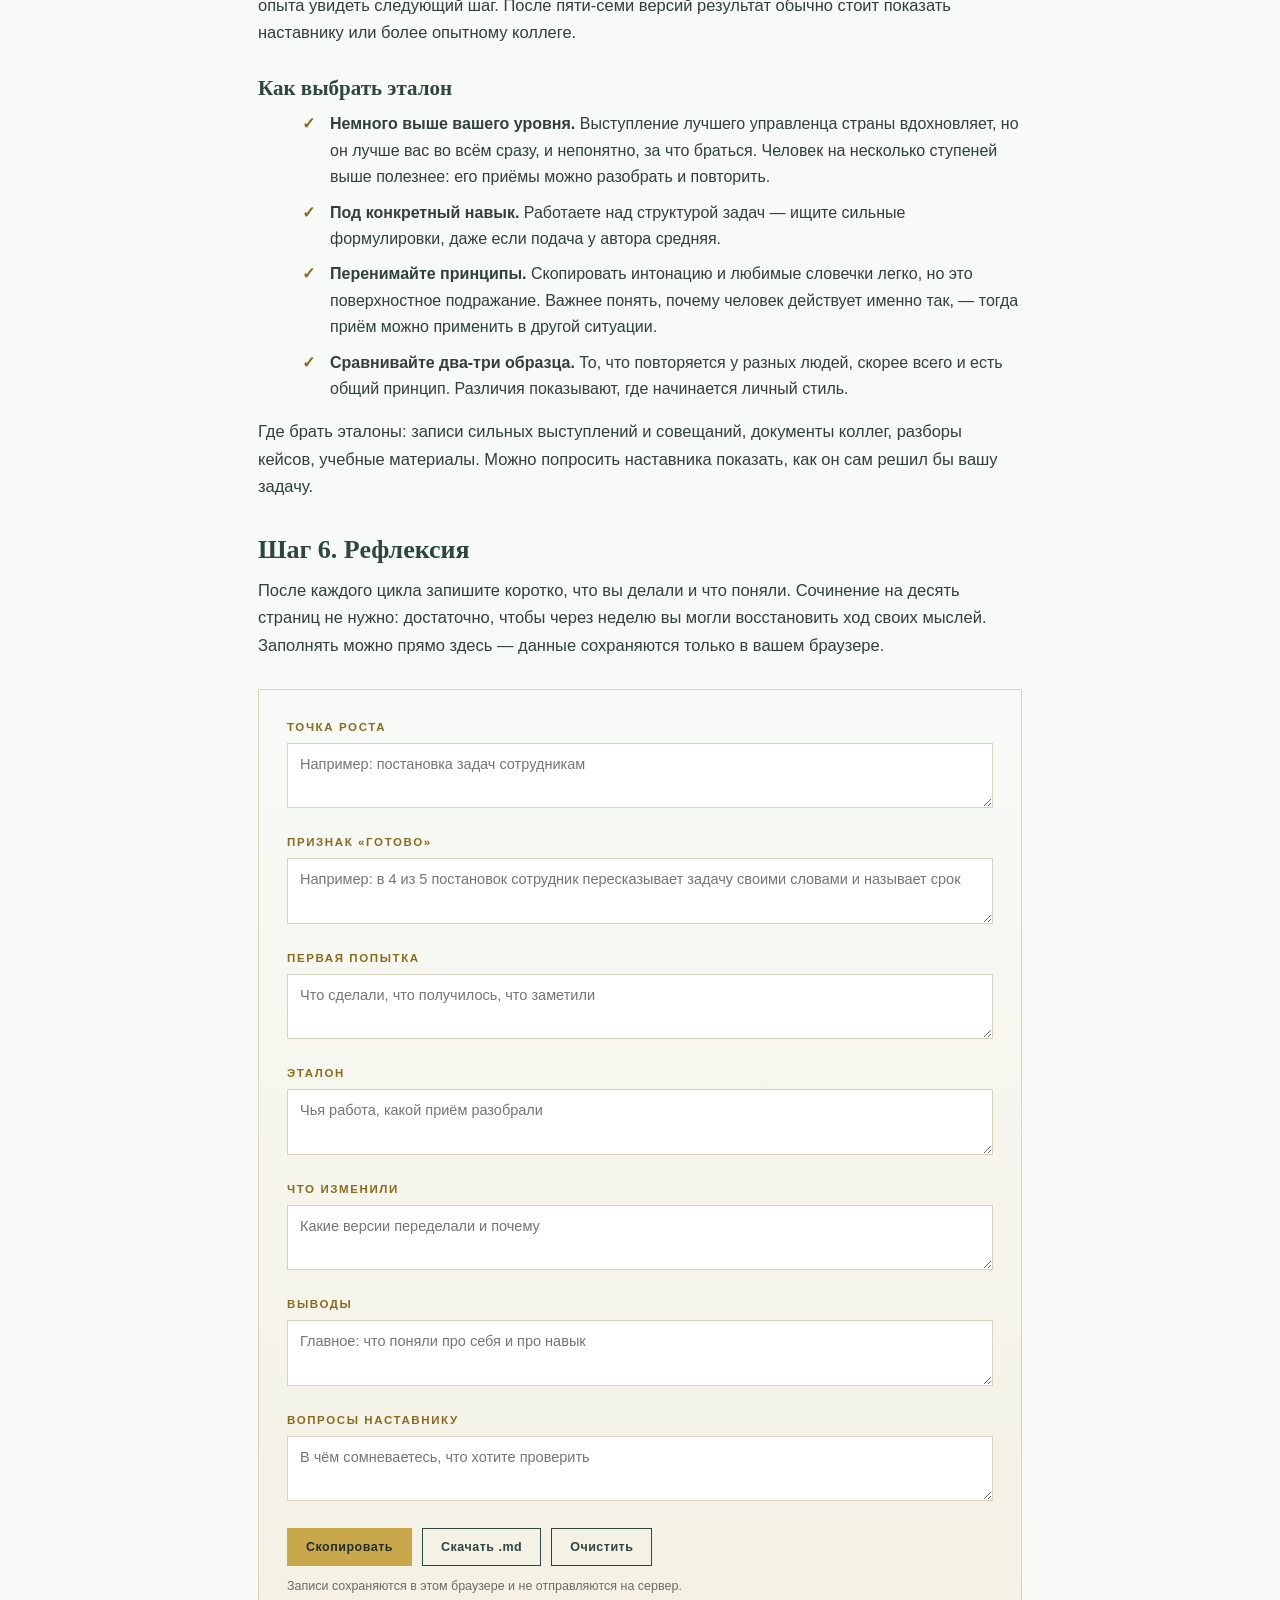
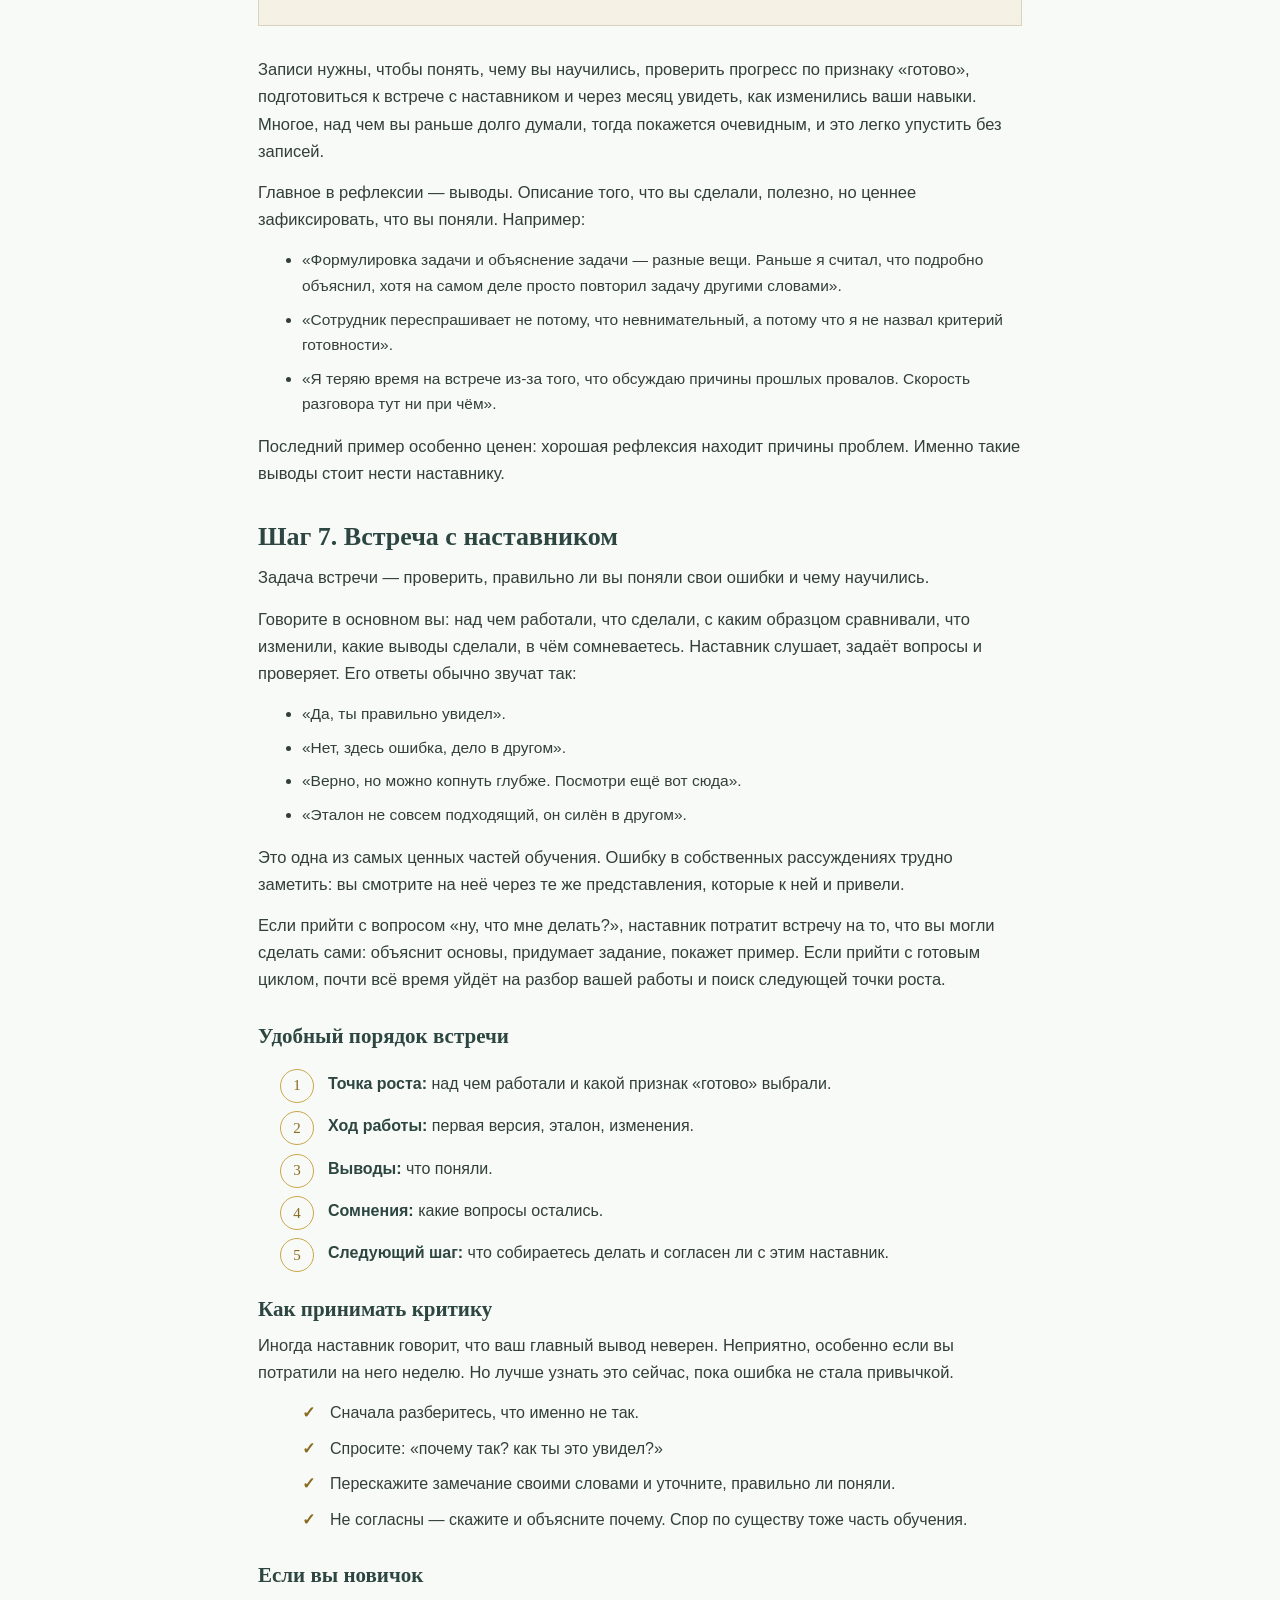
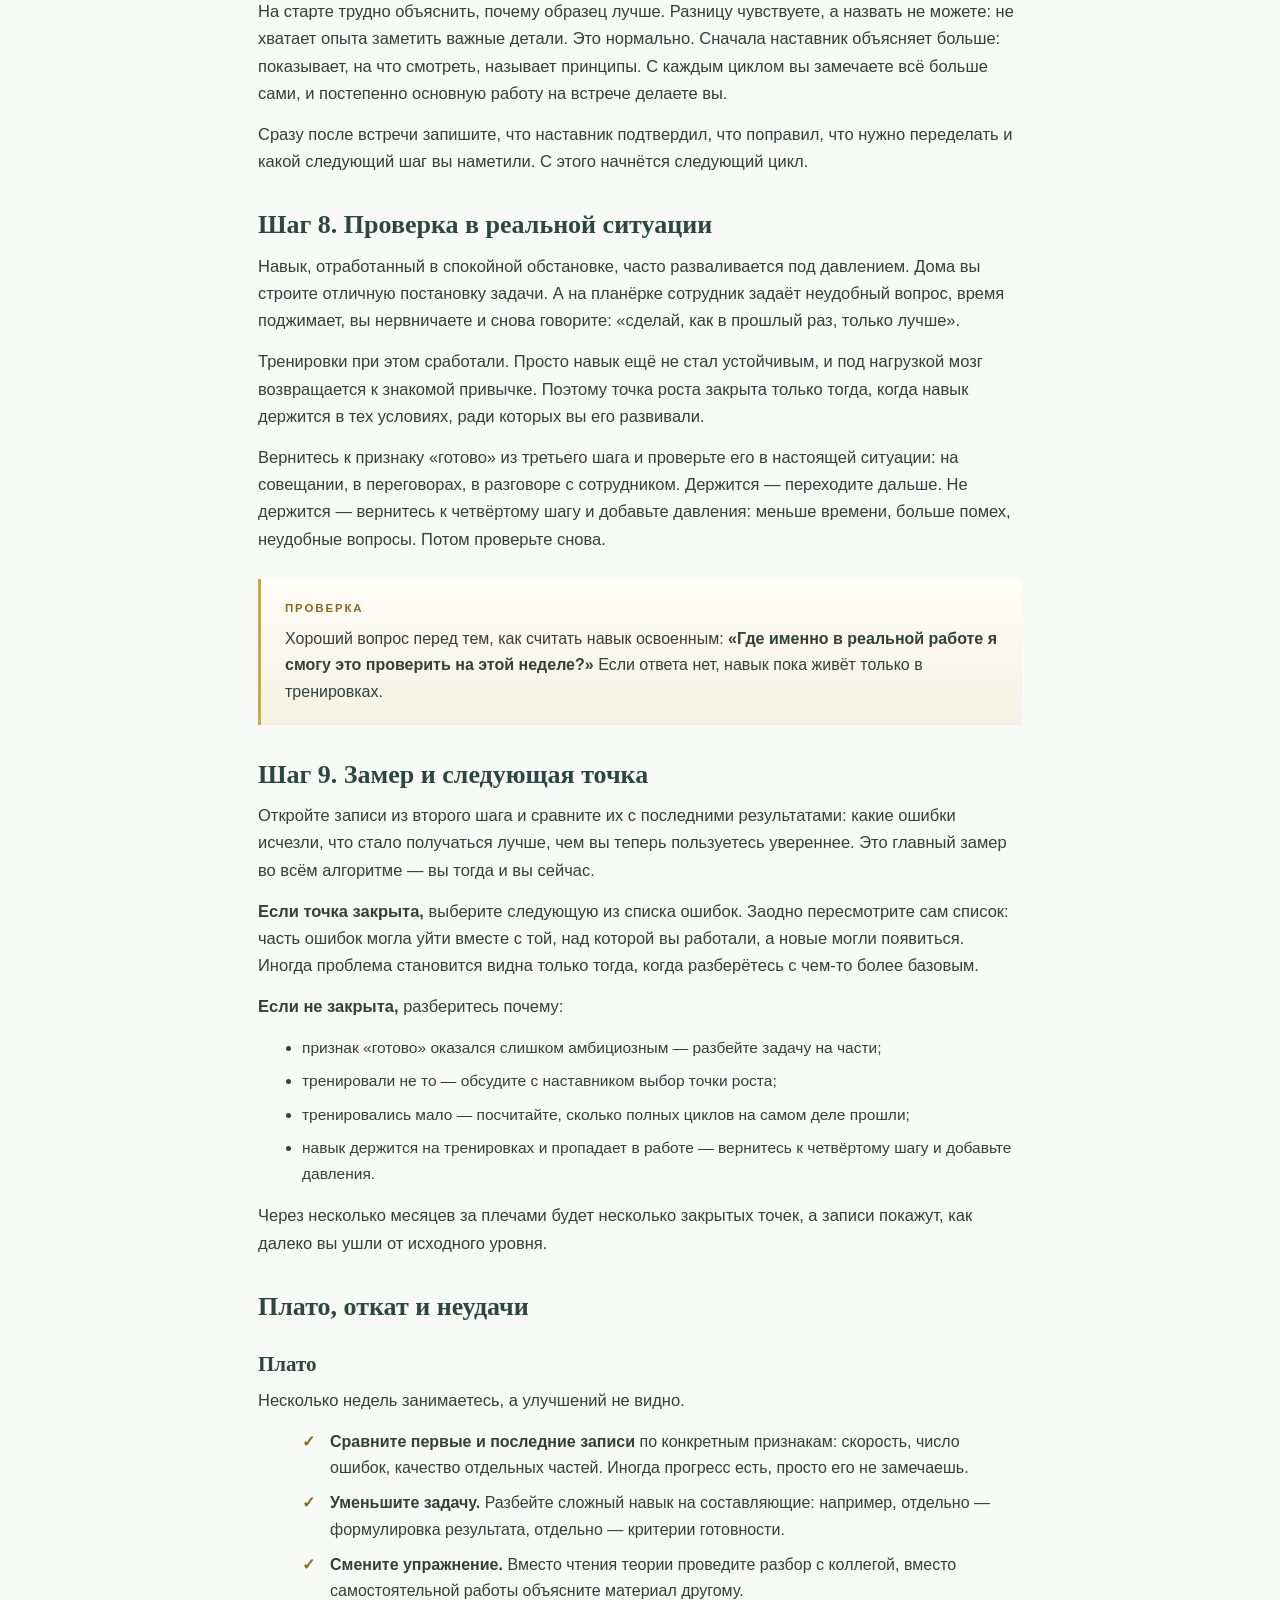
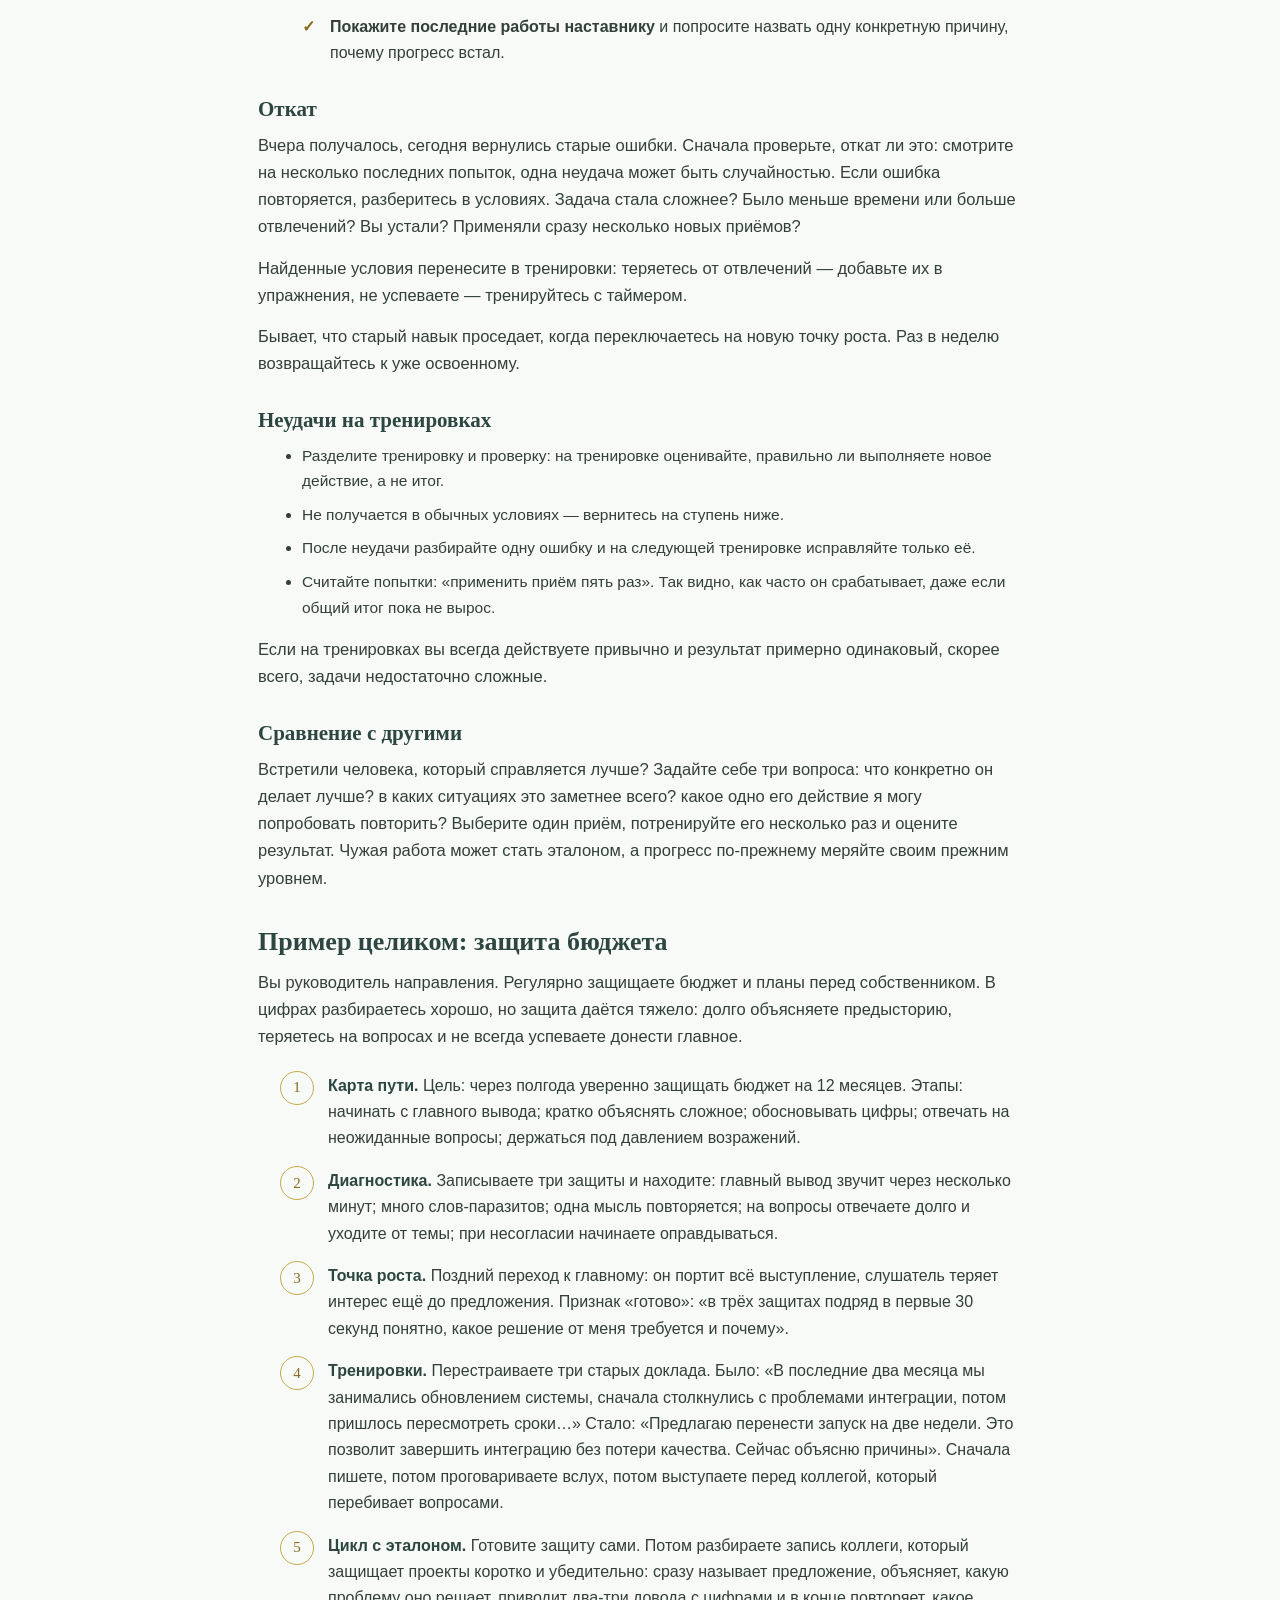
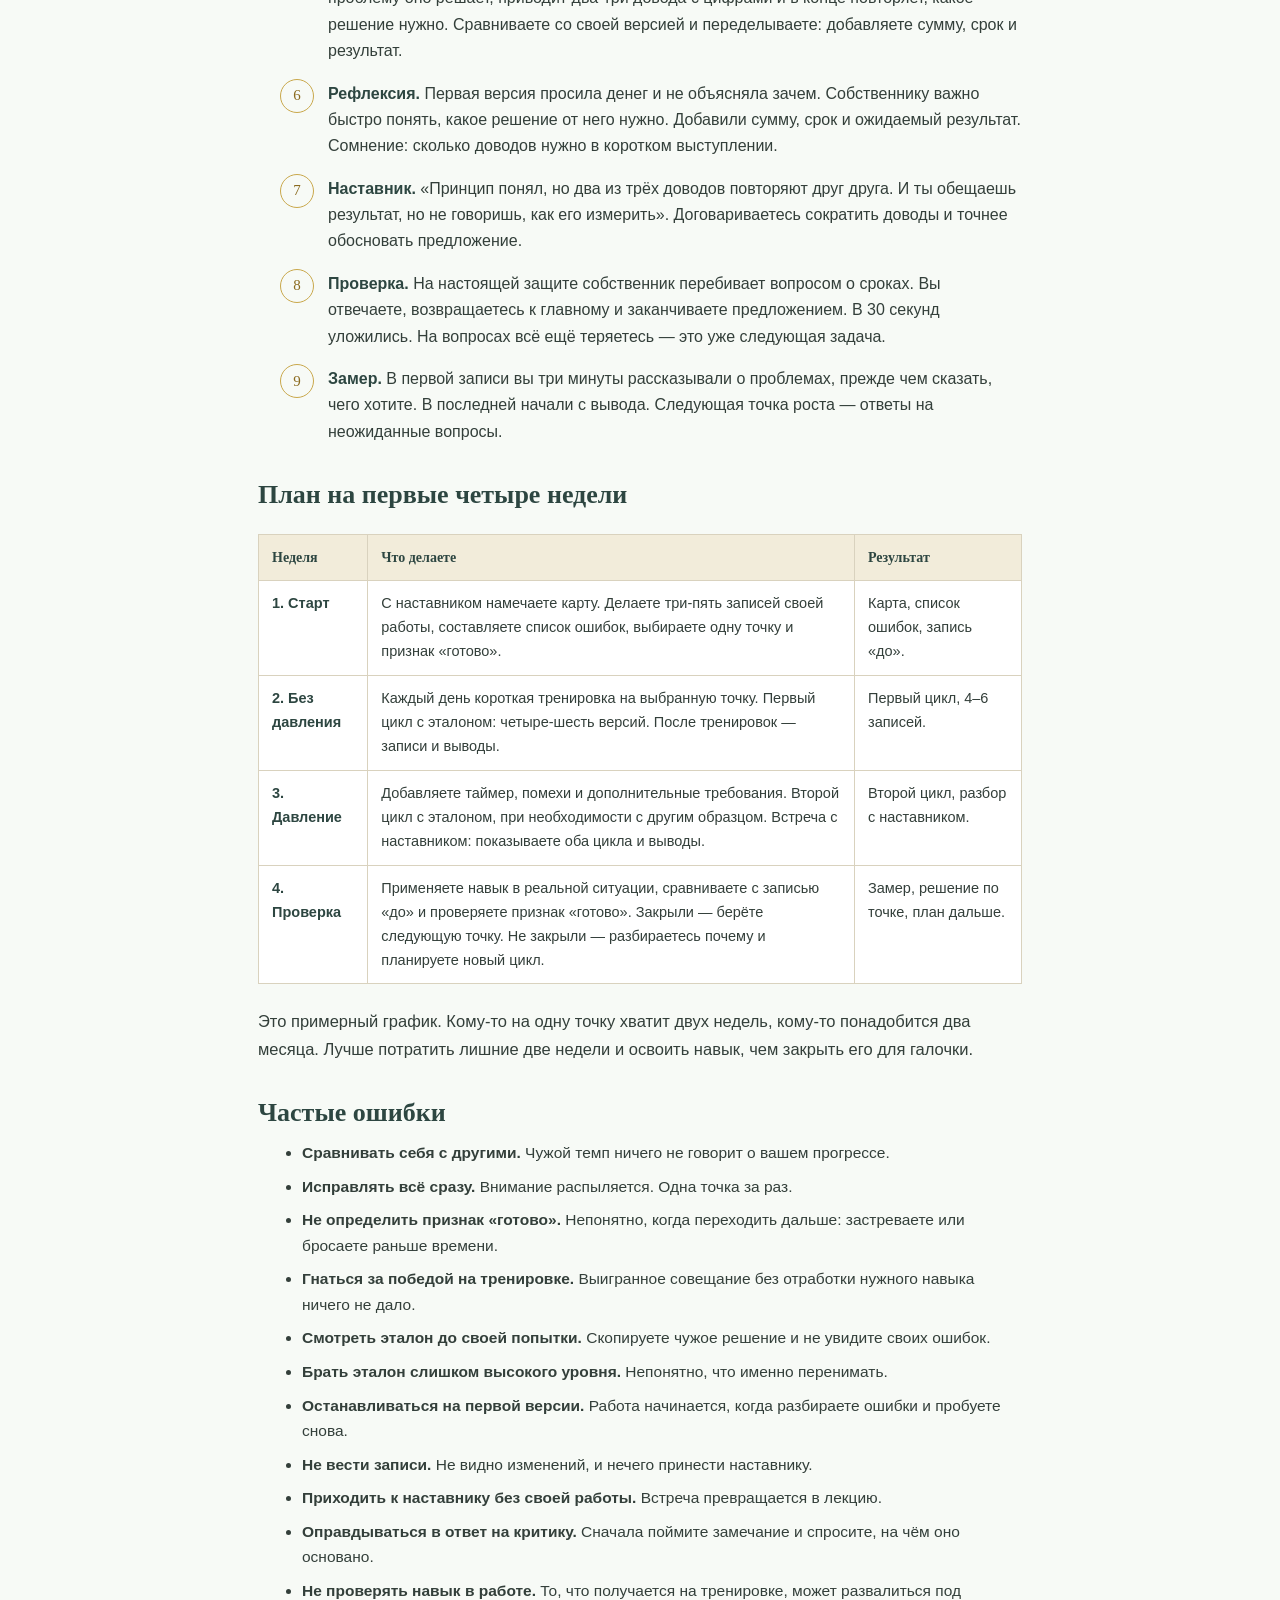
<file: blog/kak-rasti-s-nastavnikom.html>
<!doctype html>
<html lang="ru">
<head>
<meta charset="utf-8">
<meta name="viewport" content="width=device-width, initial-scale=1">
<title>Как учиться быстрее с наставником и без: 9 шагов — Блог</title>
<meta name="description" content="Навык растёт не от курсов, а от цикла: попытка, эталон, разбор, переделка и проверка в деле.">
<meta property="og:title" content="Как учиться быстрее с наставником и без: 9 шагов — Блог">
<meta property="og:description" content="Навык растёт не от курсов, а от цикла: попытка, эталон, разбор, переделка и проверка в деле.">
<meta property="og:type" content="website">
<meta property="og:url" content="https://sverhdirector.ru/blog/kak-rasti-s-nastavnikom.html">
<meta property="og:image" content="https://sverhdirector.ru/assets/img/author.jpg">
<meta name="theme-color" content="#F7FAF6" id="themeColor">
<link rel="icon" href="/assets/img/favicon.svg" type="image/svg+xml">
<script>
(function(){var t=null;try{t=localStorage.getItem('sd-theme')}catch(e){}
try{var q=new URLSearchParams(location.search).get('theme');if(q==='dark'||q==='light'){t=q}}catch(e){}
if(t!=='light'&&t!=='dark'){t=(window.matchMedia&&window.matchMedia('(prefers-color-scheme: dark)').matches)?'dark':'light';}
document.documentElement.setAttribute('data-theme',t);
document.documentElement.style.colorScheme=t;})();
</script>
<link rel="stylesheet" href="/assets/css/style.css">
<script type="text/javascript">
(function(m,e,t,r,i,k,a){m[i]=m[i]||function(){(m[i].a=m[i].a||[]).push(arguments)};
m[i].l=1*new Date();
for (var j = 0; j < document.scripts.length; j++) {if (document.scripts[j].src === r) { return; }}
k=e.createElement(t),a=e.getElementsByTagName(t)[0],k.async=1,k.src=r,a.parentNode.insertBefore(k,a)})
(window, document, "script", "https://mc.yandex.ru/metrika/tag.js", "ym");
ym(114694891, "init", {clickmap:true, trackLinks:true, accurateTrackBounce:true, webvisor:true});
</script>
<noscript><div><img src="https://mc.yandex.ru/watch/114694891" style="position:absolute; left:-9999px;" alt="" /></div></noscript>
</head>
<body data-page="blog">
<header class="header">
  <div class="wrap header__in">
    <a class="logo" href="/index.html" aria-label="Сверхдиректорский курс">
      <img class="logo__mark-img" src="/assets/img/emblem.svg" alt="" width="46" height="46">
      <span class="logo__text"><b>СВЕРХДИРЕКТОР</b><span>курс · консалтинг · тренинги</span></span>
    </a>
    <nav class="nav" id="nav">
      <a href="/course.html" data-nav="course">Курс</a>
      <a href="/consulting.html" data-nav="consulting">Консалтинг</a>
      <a href="/trainings.html" data-nav="trainings">Тренинги</a>
      <a href="/about.html" data-nav="about">Обо мне</a>
      <a href="/blog.html" data-nav="blog">Блог</a>
      <a href="/contacts.html" data-nav="contacts">Контакты</a>
    </nav>
    <div class="header__actions">
      <a class="btn btn--gold" href="https://t.me/sverhdirector_bot" target="_blank" rel="noopener">Начать обучение</a>
      <button class="theme-toggle" id="themeToggle" type="button" aria-label="Переключить тему" aria-pressed="false" title="Тёмная тема">
        <svg class="icon-sun" viewBox="0 0 24 24" aria-hidden="true"><circle cx="12" cy="12" r="4.2"/><path d="M12 2.6v2.2M12 19.2v2.2M2.6 12h2.2M19.2 12h2.2M5.3 5.3l1.6 1.6M17.1 17.1l1.6 1.6M18.7 5.3l-1.6 1.6M6.9 17.1l-1.6 1.6"/></svg>
        <svg class="icon-moon" viewBox="0 0 24 24" aria-hidden="true"><path d="M20.4 14.6A8.6 8.6 0 1 1 9.4 3.6a7 7 0 0 0 11 11z"/></svg>
      </button>
    </div>
    <button class="burger" id="burger" aria-label="Меню"><span></span><span></span><span></span></button>
  </div>
</header>

    <section class="legal"><div class="wrap article">
      <div class="breadcrumbs"><a href="/index.html">Главная</a> · <a href="/blog.html">Блог</a> · Развитие</div>
      <h1>Как учиться быстрее с наставником и без: 9 шагов</h1>
      <div class="article__meta"><span>27 ноября 2026</span><span>22 мин чтения</span><span>Развитие</span></div>

<p class="lead">Навык растёт не от количества прочитанного, а от коротких циклов: <b>сделал → сравнил с сильным образцом → нашёл разницу → переделал → проверил в деле</b>. Наставник ускоряет этот путь: он знает карту, замечает то, чего вы не видите, и проверяет ваши выводы. Но цикл всё равно проходите вы.</p>

<p>Обычно обучение выглядит иначе. Собственник покупает курс, слушает лекции, сохраняет полезное в закладки — и через месяц делает ровно то же, что и раньше. Или нанимает консультанта: тот приносит презентацию на 40 слайдов, собственник кивает, платит и возвращается к операционке. Знаний становится больше, управленческий навык — нет.</p>

<p>Ниже — система из девяти шагов. Примеры в ней из управления: постановка задач, разговоры с сотрудниками, защита бюджета, переговоры. Логика одна для любой сферы, где есть результат, который можно проверить.</p>

<div class="toc">
  <div class="toc__label">В этой статье</div>
  <ol>
    <li><a href="#why">Почему обучение не даёт результата</a></li>
    <li><a href="#roles">Кто за что отвечает</a></li>
    <li><a href="#self">Главное правило: соревнуйтесь с собой</a></li>
    <li><a href="#step-1">Шаг 1. Карта пути</a></li>
    <li><a href="#step-2">Шаг 2. Диагностика</a></li>
    <li><a href="#step-3">Шаг 3. Одна точка роста и признак «готово»</a></li>
    <li><a href="#step-4">Шаг 4. Тренировки под точку</a></li>
    <li><a href="#step-5">Шаг 5. Цикл с эталоном</a></li>
    <li><a href="#step-6">Шаг 6. Рефлексия</a></li>
    <li><a href="#step-7">Шаг 7. Встреча с наставником</a></li>
    <li><a href="#step-8">Шаг 8. Проверка в реальной ситуации</a></li>
    <li><a href="#step-9">Шаг 9. Замер и следующая точка</a></li>
    <li><a href="#plateau">Плато, откат и неудачи</a></li>
    <li><a href="#example">Пример целиком: защита бюджета</a></li>
    <li><a href="#plan">План на первые четыре недели</a></li>
    <li><a href="#mistakes">Частые ошибки</a></li>
    <li><a href="#faq">Вопросы и ответы</a></li>
    <li><a href="#short">Коротко: весь алгоритм</a></li>
  </ol>
</div>

<div class="quiz" id="quiz">
  <div class="quiz__head"><h3>Где вы застреваете? Тест на минуту</h3><div class="quiz__count" id="quizCount">1 / 6</div></div>
  <div class="quiz__bar"><i id="quizBar"></i></div>

  <div class="quiz__q" data-q>
    <p>1. Как обычно выглядит ваша учёба?</p>
    <div class="quiz__opts">
      <label class="quiz__opt"><input type="radio" name="q1" value="0"> Слушаю курсы, читаю, записываю полезное</label>
      <label class="quiz__opt"><input type="radio" name="q1" value="2"> Пробую сам и сравниваю с сильными образцами</label>
      <label class="quiz__opt"><input type="radio" name="q1" value="1"> Учусь по ходу дела, без плана</label>
    </div>
  </div>

  <div class="quiz__q" data-q>
    <p>2. После разбора или обратной связи вы обычно…</p>
    <div class="quiz__opts">
      <label class="quiz__opt"><input type="radio" name="q2" value="0"> Стараетесь исправить сразу все ошибки</label>
      <label class="quiz__opt"><input type="radio" name="q2" value="2"> Выбираете одну и работаете над ней</label>
      <label class="quiz__opt"><input type="radio" name="q2" value="1"> Не очень понимаете, в чём именно ошибки</label>
    </div>
  </div>

  <div class="quiz__q" data-q>
    <p>3. Как вы понимаете, что стали лучше?</p>
    <div class="quiz__opts">
      <label class="quiz__opt"><input type="radio" name="q3" value="0"> По ощущениям</label>
      <label class="quiz__opt"><input type="radio" name="q3" value="1"> Сравниваю себя с теми, кто рядом</label>
      <label class="quiz__opt"><input type="radio" name="q3" value="2"> По записям и признаку, который выбрал заранее</label>
    </div>
  </div>

  <div class="quiz__q" data-q>
    <p>4. На тренировке или в работе вы чаще…</p>
    <div class="quiz__opts">
      <label class="quiz__opt"><input type="radio" name="q4" value="0"> Делаете как умеете, лишь бы получилось хорошо</label>
      <label class="quiz__opt"><input type="radio" name="q4" value="2"> Пробуете новое, даже если выйдет хуже обычного</label>
      <label class="quiz__opt"><input type="radio" name="q4" value="1"> Зависит от ситуации, системы нет</label>
    </div>
  </div>

  <div class="quiz__q" data-q>
    <p>5. С чем вы приходите к наставнику или преподавателю?</p>
    <div class="quiz__opts">
      <label class="quiz__opt"><input type="radio" name="q5" value="0"> С вопросом «Что мне делать дальше?»</label>
      <label class="quiz__opt"><input type="radio" name="q5" value="2"> Со своими попытками, выводами и сомнениями</label>
      <label class="quiz__opt"><input type="radio" name="q5" value="1"> Наставника у меня нет</label>
    </div>
  </div>

  <div class="quiz__q" data-q>
    <p>6. Что происходит в реальной ситуации: на совещании, в переговорах?</p>
    <div class="quiz__opts">
      <label class="quiz__opt"><input type="radio" name="q6" value="0"> То, что получалось на тренировке, часто разваливается</label>
      <label class="quiz__opt"><input type="radio" name="q6" value="2"> Обычно держится</label>
      <label class="quiz__opt"><input type="radio" name="q6" value="1"> По-разному, не следил</label>
    </div>
  </div>

  <div class="quiz__result" id="quizResult">
    <b id="quizVerdict"></b>
    <p id="quizAdvice"></p>
  </div>
</div>

<h2 id="why">Почему обучение не даёт результата</h2>

<p><b>Ждёте, что вас научат.</b> Приходите с вопросом «что мне делать?», записываете ответ, через месяц повторяете. Так накапливаются знания, но не навык: навык появляется только в момент, когда вы сами пробуете, ошибаетесь и переделываете.</p>

<p><b>Пытаетесь исправить всё сразу.</b> После разбора у вас список из десяти замечаний, и в следующий раз вы пытаетесь учесть каждое. Внимание рассеивается, и ни одна проблема не решается.</p>

<p><b>Сравниваете себя с другими.</b> У коллеги уже три отдела и рост выручки, у вас всё ещё буксует постановка задач. Кажется, что вы отстаёте. Но вы не знаете ни его стартовых условий, ни ресурсов, ни времени. Из такого сравнения не следует, что улучшать.</p>

<p><b>Гонитесь за результатом.</b> Хотите, чтобы каждая попытка заканчивалась успехом, поэтому делаете то, что уже умеете. Новый приём сначала выходит хуже привычного — и пробовать страшно. Так люди годами управляют одним и тем же набором инструментов.</p>

<p><b>Наставник читает лекции.</b> Рассказывать теорию проще, чем разбираться в ваших конкретных ошибках. Вам тоже проще слушать, чем показывать слабые места. Встреча проходит приятно, а в работе мало что меняется.</p>

<div class="callout">
  <span class="callout__label">Коротко</span>
  <p>Обучение начинается не с нового знания, а с честного ответа на вопрос: <b>что именно у меня не получается и как я это узнаю?</b> Всё остальное — организация цикла вокруг этого ответа.</p>
</div>

<h2 id="roles">Кто за что отвечает</h2>

<p>Роли лучше обговорить на первой же встрече. Иначе наставник превращается в лектора, а вы — в слушателя, и оба остаются довольны процессом при нулевом результате.</p>

<div class="split">
  <div class="panel">
    <h3>Наставник отвечает за</h3>
    <ul>
      <li>карту пути: какие этапы проходить и в каком порядке;</li>
      <li>знание типичных ошибок и ловушек на каждом этапе;</li>
      <li>инструменты, которые работают, и предупреждения о тех, что вредят;</li>
      <li>помощь в выборе точки роста и образца, особенно на старте;</li>
      <li>проверку ваших выводов: «да», «нет», «копните глубже».</li>
    </ul>
  </div>
  <div class="panel panel--accent">
    <h3>Вы отвечаете за</h3>
    <ul>
      <li>честную оценку своего уровня;</li>
      <li>выбор одной точки роста и работу над ней;</li>
      <li>тренировки и сравнение попыток с образцами;</li>
      <li>записи своей работы и выводов;</li>
      <li>подготовку к встрече с наставником;</li>
      <li>свой прогресс в целом.</li>
    </ul>
  </div>
</div>

<p>Из этой таблицы следует неприятная вещь: если вы приходите без своей работы, наставник вынужден делать за вас то, что вы могли сделать сами. Встреча уходит на основы, а не на разбор. Это самый частый способ потратить деньги на обучение впустую.</p>

<h2 id="self">Главное правило: соревнуйтесь с собой</h2>

<p>Сравнивайте себя с собой месяц или полгода назад. Чужой прогресс зависит от десятка переменных, которых вы не видите: опыта, свободного времени, способностей, ресурсов, обстоятельств. Из такого сравнения легко вывести «я отстаю» и трудно — что делать иначе.</p>

<p>Сравнение с собой показывает, работают ли ваши методы. Квартал назад не получалось провести сложный разговор — сейчас получается. Прогресс есть. За несколько месяцев ничего не изменилось — пора разбираться в причинах и менять подход.</p>

<p>Наблюдать за другими при этом полезно. У коллеги можно подсмотреть удачный приём, у человека из другой отрасли — неожиданное решение. Есть простая проверка: если после чужого успеха вы думаете «интересно, как он это сделал, разберусь» — вы учитесь. Если только «он лучше меня» — сравнение ничего не даёт.</p>

<h2 id="step-1">Шаг 1. Карта пути</h2>

<p>Карта пути — это план развития на перспективу: к какому результату вы идёте, через какие этапы и какие навыки понадобятся. В ней видно, что осваивать первым, а с чем можно подождать.</p>

<p>Её удобнее строить с наставником: он прошёл этот путь и видел, как его проходят другие. Он знает, где люди застревают, какую базу нельзя пропускать и какие популярные советы уводят в сторону. Без него легко потратить полгода на второстепенное или выработать привычки, от которых потом придётся избавляться.</p>

<p>Но идти по карте — вам. Поэтому разберитесь, зачем нужен каждый этап и почему он стоит на своём месте. Непонятна логика — спрашивайте. Изменились цели — обсудите это, а не молча продолжайте идти по старому плану.</p>

<details class="ex">
  <summary>Пример: цель — через полгода управлять отделом из 12 человек без ежедневного контроля</summary>
  <div class="ex__body">
    <p>Такой цели соответствует примерно такая последовательность этапов:</p>
    <ol class="steps">
      <li><b>Постановка задач.</b> Формулировать результат, срок и критерии готовности так, чтобы сотрудник не переспрашивал по три раза.</li>
      <li><b>Контроль по цифрам.</b> Видеть состояние работы по показателям, а не по устным докладам.</li>
      <li><b>Обратная связь.</b> Проводить регулярные встречи один на один и разбирать промахи без скандала.</li>
      <li><b>Делегирование решений.</b> Передавать не только задачи, но и право выбирать способ.</li>
      <li><b>Найм под задачу.</b> Понимать, какого человека не хватает и как это проверить на собеседовании.</li>
    </ol>
    <p>Порядок важен. Бессмысленно учиться делегировать решения, пока сотрудники не понимают, что от них требуется. Бессмысленно нанимать, пока не умеете формулировать задачу: новый человек будет уходить через месяц.</p>
    <p>В другой сфере этапы будут другими, но принцип тот же: сначала база, потом сложные надстройки.</p>
  </div>
</details>

<details class="ex">
  <summary>Как составить карту, если наставника нет</summary>
  <div class="ex__body">
    <p>Сформулируйте цель конкретно: какой результат, как вы поймёте, что достигли его, сколько времени готовы потратить. «Стать хорошим руководителем» — слишком расплывчато. «За шесть месяцев научиться управлять отделом из 12 человек: ставить задачи, контролировать по цифрам, проводить встречи один на один» — уже можно разложить на этапы.</p>
    <p>Потом найдите людей, которые добились похожего, и изучите их путь: интервью, разборы, публичные кейсы, учебные материалы. Берите несколько независимых источников, чтобы не строить план на опыте одного человека.</p>
    <p>Распишите ближайший этап подробно, остальные — крупно. Через несколько недель сверьтесь с целью и поправьте карту по своему опыту. Идеальный план не нужен: достаточно хорошего маршрута, по которому вы уже идёте.</p>
  </div>
</details>

<h2 id="step-2">Шаг 2. Диагностика: где вы сейчас</h2>

<p>Диагностика — это честная оценка уровня: что уже получается, где трудности, какие ошибки мешают двигаться дальше.</p>

<p>Ощущениям здесь доверять нельзя. Во время разговора кажется, что вы говорите уверенно, а на записи слышно, что повторяетесь и теряете мысль. Память тоже подводит: удачные моменты помним, неудачные забываем или списываем на обстоятельства. Поэтому опирайтесь на то, что можно проверить:</p>

<ul class="checklist">
  <li><b>Записи:</b> аудио и видео встреч, письма, документы, черновики.</li>
  <li><b>Обратная связь:</b> мнение сотрудников, клиентов, партнёров, наставника.</li>
  <li><b>Цифры:</b> конкретные показатели, которые зависят от вашего навыка.</li>
  <li><b>Повторяемость:</b> ошибки, которые возникают снова и снова.</li>
</ul>

<p>Возьмите несколько последних примеров своей работы. В каждом выпишите, что получилось, что вызвало трудности и что заметили другие. Потом сравните примеры между собой: проблема, которая встретилась в пяти ситуациях, важнее той, что случилась один раз.</p>

<details class="ex">
  <summary>Пример: разбор пяти встреч один на один</summary>
  <div class="ex__body">
    <p>После пяти разговоров с сотрудниками получился такой список:</p>
    <ul>
      <li>даю задачу в конце разговора, когда человек устал и не запоминает;</li>
      <li>перебиваю, когда сотрудник объясняет причину;</li>
      <li>не уточняю, как он понял задачу, — потом выясняется, что понял иначе;</li>
      <li>обсуждаю три проблемы за встречу, ни одна не решается;</li>
      <li>ухожу в детали, вместо того чтобы договориться о результате.</li>
    </ul>
    <p>По записям видно, что чаще всего страдают два места: <b>постановка задачи</b> и <b>слушание</b>. С них и стоит начинать. Остальное подождёт.</p>
  </div>
</details>

<h2 id="step-3">Шаг 3. Одна точка роста и признак «готово»</h2>

<p>Из списка выберите одну проблему. Когда исправляете пять ошибок сразу, внимание скачет между ними, и ни одной не достаётся достаточно времени. Доведите одну до нужного уровня — потом переходите к следующей.</p>

<p>Как выбирать:</p>

<ul class="checklist">
  <li><b>Самая болезненная.</b> Сильнее всего мешает результату прямо сейчас.</li>
  <li><b>Самая базовая.</b> От неё зависят другие навыки.</li>
</ul>

<p>Оцените каждую проблему по двум вопросам: как часто она случается и насколько сильно влияет на результат. Сомневаетесь — попросите наставника помочь с выбором: со стороны видно лучше.</p>

<p>Ещё до начала работы решите, по какому признаку поймёте, что справились. Без него легко бесконечно шлифовать один навык или, наоборот, бросить после пары удачных попыток. Хороший признак конкретный, измеримый, достижимый за разумный срок и описывает действие, а не состояние.</p>

<div class="lr-table-wrap">
<table class="lr-table">
  <thead><tr><th>Плохо</th><th>Хорошо</th></tr></thead>
  <tbody>
    <tr><td>«Научиться хорошо ставить задачи»</td><td>«В четырёх постановках из пяти сотрудник пересказывает задачу своими словами и называет срок; я это слышу на записи»</td></tr>
    <tr><td>«Чувствовать себя уверенно в переговорах»</td><td>«Могу за пять минут изложить позицию, ответить на два возражения и не повышать голос»</td></tr>
    <tr><td>«Наладить обратную связь»</td><td>«Провожу встречи один на один по 30 минут раз в две недели; сотрудник уходит с одной задачей и одним сроком»</td></tr>
  </tbody>
</table>
</div>

<p>В управлении признак «готово» почти всегда звучит как наблюдаемое действие плюс число: «в четырёх из пяти», «за три встречи», «без повторного объяснения». Если признак нельзя проверить на записи или в документе, это ещё не признак, а пожелание.</p>

<h2 id="step-4">Шаг 4. Тренировки под выбранную точку</h2>

<p>Теперь каждое занятие работает на один навык. Остальное временно уходит на второй план. Хочется каждый раз показывать максимум и исправлять всё, что заметили, но тогда внимание снова распыляется.</p>

<p>Цель тренировки — отработать навык, а не выиграть ситуацию. Итог в этот момент вторичен. Когда учитесь подробно объяснять сотруднику задачу, разговоры становятся длиннее, встречи идут медленнее, кто-то может остаться недоволен темпом. Это нормально: новый способ сначала уступает старому.</p>

<p>Опаснее обратная ситуация. Вы «выигрываете» тренировки на старых приёмах, результаты выглядят хорошо, а нужный навык не растёт. Поэтому оценивайте тренировку по одному вопросу: удалось ли сделать то, что отрабатывали.</p>

<p>Сложность повышайте постепенно:</p>

<ol class="steps">
  <li><b>Без давления.</b> Спокойно, без ограничений по времени. Задача — понять, как правильно.</li>
  <li><b>С ограничениями.</b> Например, таймер: задача ставится за пять минут.</li>
  <li><b>С помехами.</b> Неожиданные вопросы, отвлечения, смена вводных.</li>
  <li><b>В учебной ситуации.</b> Полноценная репетиция: встреча с сотрудником, где вы разыгрываете сложный разговор.</li>
  <li><b>В реальной ситуации.</b> Совещание, переговоры, защита проекта — то, ради чего вы учитесь.</li>
</ol>

<p>Не торопитесь на следующую ступень. Если навык получается только в тишине кабинета, вы его ещё не освоили.</p>

<details class="ex">
  <summary>Пример: научиться не терять мысль, когда перебивают на совещании</summary>
  <div class="ex__body">
    <p>Сначала проговариваете позицию вслух дома, без слушателей. Потом укладываете её в одну минуту. Потом просите коллегу перебивать вас вопросами и возражениями. Потом пробуете на небольшой рабочей встрече. И только потом — на совете директоров.</p>
    <p>Каждая ступень добавляет ровно один вид давления. Если перескочить сразу к пятой, навык развалится, и вы решите, что «это не моё».</p>
  </div>
</details>

<h2 id="step-5">Шаг 5. Цикл с эталоном</h2>

<p>Это главная часть самостоятельной работы. Вы пробуете, сравниваете попытку с сильным образцом, находите разницу и переделываете.</p>

<p>Шесть действий цикла:</p>

<ol class="steps">
  <li><b>Определите задачу.</b> Конкретная тема или ситуация, на которой отрабатываете навык.</li>
  <li><b>Сделайте сами.</b> Без подсказок, и сохраните результат.</li>
  <li><b>Найдите эталон.</b> Пример человека, который хорошо решает похожую задачу.</li>
  <li><b>Разберите эталон.</b> Что он делает, в каком порядке и почему это работает.</li>
  <li><b>Сравните.</b> Положите рядом свою работу и образец, найдите различия.</li>
  <li><b>Переделайте и повторите.</b> Исправьте и снова сравните.</li>
</ol>

<p>Порядок важен: сначала своя попытка, потом образец. Если начать с образца, легко повторить увиденное и так и не понять, чего не хватало именно вам.</p>

<details class="ex">
  <summary>Пример: коммерческое предложение, четыре версии</summary>
  <div class="ex__body">
    <p><b>Задача:</b> подготовить предложение клиенту на внедрение CRM за 1,2 млн рублей.</p>
    <p><b>Версия 1.</b> «Предлагаем внедрение CRM. У нас большой опыт, 40 проектов. Стоимость 1 200 000 ₽. Срок — 3 месяца». Понятно, но не отвечает на главный вопрос клиента: почему это стоит своих денег и что он получит.</p>
    <p><b>Эталон.</b> Разбираете предложение компании, которая продаёт дорогие проекты: сначала — ситуация клиента и цена бездействия, затем результат в измеримых показателях, потом этапы и стоимость, и только в конце — про опыт.</p>
    <p><b>Сравнение.</b> У вас начинается с себя и цены. У эталона — с клиента и результата. Стоимость у вас отдельно от результата, у эталона — рядом с ним.</p>
    <p><b>Версия 2.</b> «Отдел продаж теряет 15% заявок из-за того, что менеджеры не фиксируют звонки. Внедрение CRM вернёт часть этих заявок в работу: при текущем потоке это около 900 000 ₽ выручки в год. Стоимость проекта — 1 200 000 ₽, окупаемость — 16 месяцев». Появился результат и цифра.</p>
    <p><b>Версия 3.</b> После нового сравнения замечаете, что эталон заранее отвечает на возражение «слишком дорого», и добавляете вариант поэтапной оплаты.</p>
    <p><b>Версия 4.</b> Сокращаете до двух страниц: клиент читает предложение за три минуты.</p>
    <p>Каждая версия лучше предыдущей: вы находите конкретный недостаток, исправляете его и сразу проверяете.</p>
  </div>
</details>

<h3>Сколько повторять</h3>

<p>Пока получается улучшать. У кого-то это три версии, у кого-то десять. Если после нескольких переделок вы перестали видеть разницу между своей работой и образцом, скорее всего, вы упёрлись в предел самостоятельного разбора. Работа не стала идеальной — просто не хватает опыта увидеть следующий шаг. После пяти-семи версий результат обычно стоит показать наставнику или более опытному коллеге.</p>

<h3>Как выбрать эталон</h3>

<ul class="checklist">
  <li><b>Немного выше вашего уровня.</b> Выступление лучшего управленца страны вдохновляет, но он лучше вас во всём сразу, и непонятно, за что браться. Человек на несколько ступеней выше полезнее: его приёмы можно разобрать и повторить.</li>
  <li><b>Под конкретный навык.</b> Работаете над структурой задач — ищите сильные формулировки, даже если подача у автора средняя.</li>
  <li><b>Перенимайте принципы.</b> Скопировать интонацию и любимые словечки легко, но это поверхностное подражание. Важнее понять, почему человек действует именно так, — тогда приём можно применить в другой ситуации.</li>
  <li><b>Сравнивайте два-три образца.</b> То, что повторяется у разных людей, скорее всего и есть общий принцип. Различия показывают, где начинается личный стиль.</li>
</ul>

<p>Где брать эталоны: записи сильных выступлений и совещаний, документы коллег, разборы кейсов, учебные материалы. Можно попросить наставника показать, как он сам решил бы вашу задачу.</p>

<h2 id="step-6">Шаг 6. Рефлексия</h2>

<p>После каждого цикла запишите коротко, что вы делали и что поняли. Сочинение на десять страниц не нужно: достаточно, чтобы через неделю вы могли восстановить ход своих мыслей. Заполнять можно прямо здесь — данные сохраняются только в вашем браузере.</p>

<div class="reflect" id="reflect">
  <label for="r-point">Точка роста</label>
  <textarea id="r-point" placeholder="Например: постановка задач сотрудникам"></textarea>
  <label for="r-done">Признак «готово»</label>
  <textarea id="r-done" placeholder="Например: в 4 из 5 постановок сотрудник пересказывает задачу своими словами и называет срок"></textarea>
  <label for="r-first">Первая попытка</label>
  <textarea id="r-first" placeholder="Что сделали, что получилось, что заметили"></textarea>
  <label for="r-ref">Эталон</label>
  <textarea id="r-ref" placeholder="Чья работа, какой приём разобрали"></textarea>
  <label for="r-change">Что изменили</label>
  <textarea id="r-change" placeholder="Какие версии переделали и почему"></textarea>
  <label for="r-lesson">Выводы</label>
  <textarea id="r-lesson" placeholder="Главное: что поняли про себя и про навык"></textarea>
  <label for="r-ask">Вопросы наставнику</label>
  <textarea id="r-ask" placeholder="В чём сомневаетесь, что хотите проверить"></textarea>
  <div class="reflect__actions">
    <button class="btn btn--gold" type="button" id="reflectCopy">Скопировать</button>
    <button class="btn btn--ghost" type="button" id="reflectSave">Скачать .md</button>
    <button class="btn btn--ghost" type="button" id="reflectClear">Очистить</button>
  </div>
  <div class="reflect__hint" id="reflectHint">Записи сохраняются в этом браузере и не отправляются на сервер.</div>
</div>

<p>Записи нужны, чтобы понять, чему вы научились, проверить прогресс по признаку «готово», подготовиться к встрече с наставником и через месяц увидеть, как изменились ваши навыки. Многое, над чем вы раньше долго думали, тогда покажется очевидным, и это легко упустить без записей.</p>

<p>Главное в рефлексии — выводы. Описание того, что вы сделали, полезно, но ценнее зафиксировать, что вы поняли. Например:</p>

<ul>
  <li>«Формулировка задачи и объяснение задачи — разные вещи. Раньше я считал, что подробно объяснил, хотя на самом деле просто повторил задачу другими словами».</li>
  <li>«Сотрудник переспрашивает не потому, что невнимательный, а потому что я не назвал критерий готовности».</li>
  <li>«Я теряю время на встрече из-за того, что обсуждаю причины прошлых провалов. Скорость разговора тут ни при чём».</li>
</ul>

<p>Последний пример особенно ценен: хорошая рефлексия находит причины проблем. Именно такие выводы стоит нести наставнику.</p>

<h2 id="step-7">Шаг 7. Встреча с наставником</h2>

<p>Задача встречи — проверить, правильно ли вы поняли свои ошибки и чему научились.</p>

<p>Говорите в основном вы: над чем работали, что сделали, с каким образцом сравнивали, что изменили, какие выводы сделали, в чём сомневаетесь. Наставник слушает, задаёт вопросы и проверяет. Его ответы обычно звучат так:</p>

<ul>
  <li>«Да, ты правильно увидел».</li>
  <li>«Нет, здесь ошибка, дело в другом».</li>
  <li>«Верно, но можно копнуть глубже. Посмотри ещё вот сюда».</li>
  <li>«Эталон не совсем подходящий, он силён в другом».</li>
</ul>

<p>Это одна из самых ценных частей обучения. Ошибку в собственных рассуждениях трудно заметить: вы смотрите на неё через те же представления, которые к ней и привели.</p>

<p>Если прийти с вопросом «ну, что мне делать?», наставник потратит встречу на то, что вы могли сделать сами: объяснит основы, придумает задание, покажет пример. Если прийти с готовым циклом, почти всё время уйдёт на разбор вашей работы и поиск следующей точки роста.</p>

<h3>Удобный порядок встречи</h3>

<ol class="steps">
  <li><b>Точка роста:</b> над чем работали и какой признак «готово» выбрали.</li>
  <li><b>Ход работы:</b> первая версия, эталон, изменения.</li>
  <li><b>Выводы:</b> что поняли.</li>
  <li><b>Сомнения:</b> какие вопросы остались.</li>
  <li><b>Следующий шаг:</b> что собираетесь делать и согласен ли с этим наставник.</li>
</ol>

<h3>Как принимать критику</h3>

<p>Иногда наставник говорит, что ваш главный вывод неверен. Неприятно, особенно если вы потратили на него неделю. Но лучше узнать это сейчас, пока ошибка не стала привычкой.</p>

<ul class="checklist">
  <li>Сначала разберитесь, что именно не так.</li>
  <li>Спросите: «почему так? как ты это увидел?»</li>
  <li>Перескажите замечание своими словами и уточните, правильно ли поняли.</li>
  <li>Не согласны — скажите и объясните почему. Спор по существу тоже часть обучения.</li>
</ul>

<h3>Если вы новичок</h3>

<p>На старте трудно объяснить, почему образец лучше. Разницу чувствуете, а назвать не можете: не хватает опыта заметить важные детали. Это нормально. Сначала наставник объясняет больше: показывает, на что смотреть, называет принципы. С каждым циклом вы замечаете всё больше сами, и постепенно основную работу на встрече делаете вы.</p>

<p>Сразу после встречи запишите, что наставник подтвердил, что поправил, что нужно переделать и какой следующий шаг вы наметили. С этого начнётся следующий цикл.</p>

<h2 id="step-8">Шаг 8. Проверка в реальной ситуации</h2>

<p>Навык, отработанный в спокойной обстановке, часто разваливается под давлением. Дома вы строите отличную постановку задачи. А на планёрке сотрудник задаёт неудобный вопрос, время поджимает, вы нервничаете и снова говорите: «сделай, как в прошлый раз, только лучше».</p>

<p>Тренировки при этом сработали. Просто навык ещё не стал устойчивым, и под нагрузкой мозг возвращается к знакомой привычке. Поэтому точка роста закрыта только тогда, когда навык держится в тех условиях, ради которых вы его развивали.</p>

<p>Вернитесь к признаку «готово» из третьего шага и проверьте его в настоящей ситуации: на совещании, в переговорах, в разговоре с сотрудником. Держится — переходите дальше. Не держится — вернитесь к четвёртому шагу и добавьте давления: меньше времени, больше помех, неудобные вопросы. Потом проверьте снова.</p>

<div class="callout">
  <span class="callout__label">Проверка</span>
  <p>Хороший вопрос перед тем, как считать навык освоенным: <b>«Где именно в реальной работе я смогу это проверить на этой неделе?»</b> Если ответа нет, навык пока живёт только в тренировках.</p>
</div>

<h2 id="step-9">Шаг 9. Замер и следующая точка</h2>

<p>Откройте записи из второго шага и сравните их с последними результатами: какие ошибки исчезли, что стало получаться лучше, чем вы теперь пользуетесь увереннее. Это главный замер во всём алгоритме — вы тогда и вы сейчас.</p>

<p><b>Если точка закрыта,</b> выберите следующую из списка ошибок. Заодно пересмотрите сам список: часть ошибок могла уйти вместе с той, над которой вы работали, а новые могли появиться. Иногда проблема становится видна только тогда, когда разберётесь с чем-то более базовым.</p>

<p><b>Если не закрыта,</b> разберитесь почему:</p>

<ul>
  <li>признак «готово» оказался слишком амбициозным — разбейте задачу на части;</li>
  <li>тренировали не то — обсудите с наставником выбор точки роста;</li>
  <li>тренировались мало — посчитайте, сколько полных циклов на самом деле прошли;</li>
  <li>навык держится на тренировках и пропадает в работе — вернитесь к четвёртому шагу и добавьте давления.</li>
</ul>

<p>Через несколько месяцев за плечами будет несколько закрытых точек, а записи покажут, как далеко вы ушли от исходного уровня.</p>

<h2 id="plateau">Плато, откат и неудачи</h2>

<h3>Плато</h3>

<p>Несколько недель занимаетесь, а улучшений не видно.</p>

<ul class="checklist">
  <li><b>Сравните первые и последние записи</b> по конкретным признакам: скорость, число ошибок, качество отдельных частей. Иногда прогресс есть, просто его не замечаешь.</li>
  <li><b>Уменьшите задачу.</b> Разбейте сложный навык на составляющие: например, отдельно — формулировка результата, отдельно — критерии готовности.</li>
  <li><b>Смените упражнение.</b> Вместо чтения теории проведите разбор с коллегой, вместо самостоятельной работы объясните материал другому.</li>
  <li><b>Покажите последние работы наставнику</b> и попросите назвать одну конкретную причину, почему прогресс встал.</li>
</ul>

<h3>Откат</h3>

<p>Вчера получалось, сегодня вернулись старые ошибки. Сначала проверьте, откат ли это: смотрите на несколько последних попыток, одна неудача может быть случайностью. Если ошибка повторяется, разберитесь в условиях. Задача стала сложнее? Было меньше времени или больше отвлечений? Вы устали? Применяли сразу несколько новых приёмов?</p>

<p>Найденные условия перенесите в тренировки: теряетесь от отвлечений — добавьте их в упражнения, не успеваете — тренируйтесь с таймером.</p>

<p>Бывает, что старый навык проседает, когда переключаетесь на новую точку роста. Раз в неделю возвращайтесь к уже освоенному.</p>

<h3>Неудачи на тренировках</h3>

<ul>
  <li>Разделите тренировку и проверку: на тренировке оценивайте, правильно ли выполняете новое действие, а не итог.</li>
  <li>Не получается в обычных условиях — вернитесь на ступень ниже.</li>
  <li>После неудачи разбирайте одну ошибку и на следующей тренировке исправляйте только её.</li>
  <li>Считайте попытки: «применить приём пять раз». Так видно, как часто он срабатывает, даже если общий итог пока не вырос.</li>
</ul>

<p>Если на тренировках вы всегда действуете привычно и результат примерно одинаковый, скорее всего, задачи недостаточно сложные.</p>

<h3>Сравнение с другими</h3>

<p>Встретили человека, который справляется лучше? Задайте себе три вопроса: что конкретно он делает лучше? в каких ситуациях это заметнее всего? какое одно его действие я могу попробовать повторить? Выберите один приём, потренируйте его несколько раз и оцените результат. Чужая работа может стать эталоном, а прогресс по-прежнему меряйте своим прежним уровнем.</p>

<h2 id="example">Пример целиком: защита бюджета</h2>

<p>Вы руководитель направления. Регулярно защищаете бюджет и планы перед собственником. В цифрах разбираетесь хорошо, но защита даётся тяжело: долго объясняете предысторию, теряетесь на вопросах и не всегда успеваете донести главное.</p>

<ol class="steps">
  <li><b>Карта пути.</b> Цель: через полгода уверенно защищать бюджет на 12 месяцев. Этапы: начинать с главного вывода; кратко объяснять сложное; обосновывать цифры; отвечать на неожиданные вопросы; держаться под давлением возражений.</li>
  <li><b>Диагностика.</b> Записываете три защиты и находите: главный вывод звучит через несколько минут; много слов-паразитов; одна мысль повторяется; на вопросы отвечаете долго и уходите от темы; при несогласии начинаете оправдываться.</li>
  <li><b>Точка роста.</b> Поздний переход к главному: он портит всё выступление, слушатель теряет интерес ещё до предложения. Признак «готово»: «в трёх защитах подряд в первые 30 секунд понятно, какое решение от меня требуется и почему».</li>
  <li><b>Тренировки.</b> Перестраиваете три старых доклада. Было: «В последние два месяца мы занимались обновлением системы, сначала столкнулись с проблемами интеграции, потом пришлось пересмотреть сроки…» Стало: «Предлагаю перенести запуск на две недели. Это позволит завершить интеграцию без потери качества. Сейчас объясню причины». Сначала пишете, потом проговариваете вслух, потом выступаете перед коллегой, который перебивает вопросами.</li>
  <li><b>Цикл с эталоном.</b> Готовите защиту сами. Потом разбираете запись коллеги, который защищает проекты коротко и убедительно: сразу называет предложение, объясняет, какую проблему оно решает, приводит два-три довода с цифрами и в конце повторяет, какое решение нужно. Сравниваете со своей версией и переделываете: добавляете сумму, срок и результат.</li>
  <li><b>Рефлексия.</b> Первая версия просила денег и не объясняла зачем. Собственнику важно быстро понять, какое решение от него нужно. Добавили сумму, срок и ожидаемый результат. Сомнение: сколько доводов нужно в коротком выступлении.</li>
  <li><b>Наставник.</b> «Принцип понял, но два из трёх доводов повторяют друг друга. И ты обещаешь результат, но не говоришь, как его измерить». Договариваетесь сократить доводы и точнее обосновать предложение.</li>
  <li><b>Проверка.</b> На настоящей защите собственник перебивает вопросом о сроках. Вы отвечаете, возвращаетесь к главному и заканчиваете предложением. В 30 секунд уложились. На вопросах всё ещё теряетесь — это уже следующая задача.</li>
  <li><b>Замер.</b> В первой записи вы три минуты рассказывали о проблемах, прежде чем сказать, чего хотите. В последней начали с вывода. Следующая точка роста — ответы на неожиданные вопросы.</li>
</ol>

<h2 id="plan">План на первые четыре недели</h2>

<div class="lr-table-wrap">
<table class="lr-table">
  <thead><tr><th>Неделя</th><th>Что делаете</th><th>Результат</th></tr></thead>
  <tbody>
    <tr><td><b>1. Старт</b></td><td>С наставником намечаете карту. Делаете три-пять записей своей работы, составляете список ошибок, выбираете одну точку и признак «готово».</td><td>Карта, список ошибок, запись «до».</td></tr>
    <tr><td><b>2. Без давления</b></td><td>Каждый день короткая тренировка на выбранную точку. Первый цикл с эталоном: четыре-шесть версий. После тренировок — записи и выводы.</td><td>Первый цикл, 4–6 записей.</td></tr>
    <tr><td><b>3. Давление</b></td><td>Добавляете таймер, помехи и дополнительные требования. Второй цикл с эталоном, при необходимости с другим образцом. Встреча с наставником: показываете оба цикла и выводы.</td><td>Второй цикл, разбор с наставником.</td></tr>
    <tr><td><b>4. Проверка</b></td><td>Применяете навык в реальной ситуации, сравниваете с записью «до» и проверяете признак «готово». Закрыли — берёте следующую точку. Не закрыли — разбираетесь почему и планируете новый цикл.</td><td>Замер, решение по точке, план дальше.</td></tr>
  </tbody>
</table>
</div>

<p>Это примерный график. Кому-то на одну точку хватит двух недель, кому-то понадобится два месяца. Лучше потратить лишние две недели и освоить навык, чем закрыть его для галочки.</p>

<h2 id="mistakes">Частые ошибки</h2>

<ul>
  <li><b>Сравнивать себя с другими.</b> Чужой темп ничего не говорит о вашем прогрессе.</li>
  <li><b>Исправлять всё сразу.</b> Внимание распыляется. Одна точка за раз.</li>
  <li><b>Не определить признак «готово».</b> Непонятно, когда переходить дальше: застреваете или бросаете раньше времени.</li>
  <li><b>Гнаться за победой на тренировке.</b> Выигранное совещание без отработки нужного навыка ничего не дало.</li>
  <li><b>Смотреть эталон до своей попытки.</b> Скопируете чужое решение и не увидите своих ошибок.</li>
  <li><b>Брать эталон слишком высокого уровня.</b> Непонятно, что именно перенимать.</li>
  <li><b>Останавливаться на первой версии.</b> Работа начинается, когда разбираете ошибки и пробуете снова.</li>
  <li><b>Не вести записи.</b> Не видно изменений, и нечего принести наставнику.</li>
  <li><b>Приходить к наставнику без своей работы.</b> Встреча превращается в лекцию.</li>
  <li><b>Оправдываться в ответ на критику.</b> Сначала поймите замечание и спросите, на чём оно основано.</li>
  <li><b>Не проверять навык в работе.</b> То, что получается на тренировке, может развалиться под давлением.</li>
  <li><b>Бросать на плато.</b> Сравните записи, смените упражнение или упростите задачу.</li>
</ul>

<h2 id="faq">Вопросы и ответы</h2>

<div class="faq">
  <details><summary>Что делать, если наставника нет?</summary><div class="body">Часть его работы можно взять на себя. Карту пути — из хорошей программы или курса, где последовательность уже выстроена. Эталоны — из записей, учебных материалов и работ более опытных людей. Записывать, разбирать попытки и проходить циклы можно самому. Труднее всего заменить взгляд со стороны: здесь помогут опытный коллега, группа, где разбирают работы друг друга, или разовые консультации.</div></details>
  <details><summary>Сколько времени тратить на одну точку роста?</summary><div class="body">Пока не выполнен признак «готово». Обычно от недели до месяца регулярных тренировок. Если прогресса долго нет, возможно, задача слишком большая и её стоит разбить.</div></details>
  <details><summary>Как часто встречаться с наставником?</summary><div class="body">Так, чтобы между встречами успевать пройти хотя бы один цикл: потренироваться, сравнить с образцом, сделать выводы и записать вопросы. Обычно это раз в одну-две недели.</div></details>
  <details><summary>Как понять, что наставник хороший?</summary><div class="body">Он задаёт вопросы и помогает вам самому находить ошибки. Объясняет, почему одно решение работает лучше другого, и не ограничивается «делай вот так». Говорит честно, даже когда это неприятно. И у его учеников есть заметный прогресс.</div></details>
  <details><summary>Когда стоит сменить наставника?</summary><div class="body">Если вы делаете свою часть работы, а прогресса долго нет. Если он не может объяснить свои советы. Если встречи превращаются в лекции, хотя вы приходите с результатами. Или если ваши цели изменились и нужен человек с другим опытом.</div></details>
  <details><summary>Можно ли так учиться в группе?</summary><div class="body">Да, и у группы есть плюсы. Больше эталонов: у кого-то из участников навыки развиты лучше ваших. Больше практики. И можно разбирать чужие работы, замечая ошибки, которых пока не видите у себя. Правило прежнее: прогресс меряйте своими прошлыми результатами.</div></details>
  <details><summary>А если мне нравятся лекции?</summary><div class="body">Лекции полезны, когда нужно разобраться в теории или увидеть общую картину. Но знание и навык растут по-разному. Навык появляется, когда много раз применяете знание, замечаете ошибки и исправляете их. Лекции хорошо дополняют такую работу и не заменяют её.</div></details>
  <details><summary>Не хватает времени на полный цикл. Что делать?</summary><div class="body">Сократите его, сохранив суть. Пятнадцать минут: одна попытка, сравнение с образцом, один вывод. Это лучше, чем ждать свободного часа. Короткие регулярные тренировки держат навык и понемногу его развивают.</div></details>
  <details><summary>Подходит ли это взрослым, которые давно не учились?</summary><div class="body">Да. Возраст и перерыв сами по себе не мешают. У взрослых даже есть преимущества: опыт, понимание своих целей, умение организовать работу. Главная трудность обычно в страхе ошибиться или выглядеть глупо. Но ошибка на тренировке — обычная часть обучения, ради неё тренировки и устраивают.</div></details>
</div>

<h2 id="short">Коротко: весь алгоритм</h2>

<div class="summary">
  <h3>Девять шагов</h3>
  <ol>
    <li><b>Карта пути.</b> Определите с наставником, куда идёте и через какие этапы.</li>
    <li><b>Диагностика.</b> По записям и обратной связи выпишите свои ошибки.</li>
    <li><b>Одна точка.</b> Выберите самую болезненную или самую базовую и решите, как поймёте, что она закрыта.</li>
    <li><b>Тренировки.</b> Всё на эту точку. Тренировка нужна, чтобы отработать навык, а не выиграть ситуацию.</li>
    <li><b>Цикл с эталоном.</b> Сделайте сами, найдите образец, разберите, сравните, переделайте. Повторяйте, пока видите разницу.</li>
    <li><b>Рефлексия.</b> Запишите путь и выводы.</li>
    <li><b>Наставник.</b> Принесите всё и говорите больше сами. Наставник проверяет выводы.</li>
    <li><b>Проверка в работе.</b> Навык должен держаться под давлением.</li>
    <li><b>Замер.</b> Сравните себя с собой. Закрыли точку — берите следующую.</li>
  </ol>
</div>

<div class="callout">
  <span class="callout__label">Куда идти дальше</span>
  <p>Если хотите разобрать свою ситуацию с картой, точкой роста и эталоном — приходите на консалтинг: разберём, где вы сейчас и что осваивать первым.</p>
  <p><a class="btn btn--gold" href="/consulting.html">Разобрать ситуацию</a> <a class="btn btn--ghost" href="https://t.me/sverhdirector_bot" target="_blank" rel="noopener">Начать обучение в боте</a></p>
</div>

<h3>Ещё статьи</h3>

<div class="related">
  <a href="/blog/kak-nachat-bez-idei.html"><span>Старт</span><b>Как начать бизнес без «гениальной» идеи</b></a>
  <a href="/blog/kak-perestat-vse-delat-samomu.html"><span>Управление</span><b>Как перестать всё делать самому (и не развалить бизнес)</b></a>
</div>

<p class="article__foot">Материал из блога «Сверхдиректорского курса». Практика по этим шагам разбирается на консалтинге и в модулях курса — с вашими задачами, а не с абстрактными примерами.</p>

<script>
(function () {
  // --- тест ---
  var quiz = document.getElementById('quiz');
  if (quiz) {
    var boxes = quiz.querySelectorAll('input[type=radio]');
    var countEl = document.getElementById('quizCount');
    var barEl = document.getElementById('quizBar');
    var result = document.getElementById('quizResult');
    var verdict = document.getElementById('quizVerdict');
    var advice = document.getElementById('quizAdvice');
    var total = quiz.querySelectorAll('.quiz__q').length;

    function update() {
      var answered = 0, sum = 0;
      quiz.querySelectorAll('.quiz__q').forEach(function (q) {
        var checked = q.querySelector('input:checked');
        q.querySelectorAll('.quiz__opt').forEach(function (opt) {
          opt.classList.toggle('is-checked', opt.contains(checked));
        });
        if (checked) { answered++; sum += parseInt(checked.value, 10); }
      });
      countEl.textContent = Math.min(answered + (answered < total ? 1 : 0), total) + ' / ' + total;
      barEl.style.width = (answered / total * 100) + '%';
      if (answered === total) {
        var v, a;
        if (sum <= 3) {
          v = 'Вы пока учитесь «на слух»';
          a = 'Знания есть, навыка мало: много слушаете и мало проверяете. Начните с шага 2 — выпишите ошибки по записям, выберите одну точку и пройдите полный цикл с эталоном.';
        } else if (sum <= 7) {
          v = 'Половина системы у вас уже есть';
          a = 'Вы пробуете, но не всегда доводите цикл до конца: не хватает признака «готово» и записей. Добавьте шаг 3 и шаг 6 — тогда станет видно, что именно улучшается.';
        } else {
          v = 'Вы учитесь как практик';
          a = 'Основа правильная: одна точка, эталон, сравнение, проверка в реальной ситуации. Следите за двумя вещами — не бросать на плато и не сравнивать себя с другими.';
        }
        verdict.textContent = v;
        advice.textContent = a;
        result.classList.add('is-on');
        countEl.textContent = total + ' / ' + total;
      } else {
        result.classList.remove('is-on');
      }
    }
    boxes.forEach(function (b) { b.addEventListener('change', update); });
    update();
  }

  // --- шаблон рефлексии ---
  var reflect = document.getElementById('reflect');
  if (!reflect) return;
  var ids = ['r-point', 'r-done', 'r-first', 'r-ref', 'r-change', 'r-lesson', 'r-ask'];
  var key = 'sd_reflect_v1';
  var hint = document.getElementById('reflectHint');

  function collect() {
    var data = {};
    ids.forEach(function (id) { data[id] = document.getElementById(id).value; });
    return data;
  }
  function save() {
    try { localStorage.setItem(key, JSON.stringify(collect())); } catch (e) {}
  }
  function load() {
    try {
      var raw = localStorage.getItem(key);
      if (!raw) return;
      var data = JSON.parse(raw);
      ids.forEach(function (id) { if (data[id]) document.getElementById(id).value = data[id]; });
    } catch (e) {}
  }
  function toMarkdown() {
    var v = collect();
    return '# Рефлексия по циклу обучения\n\n'
      + '- Точка роста: ' + v['r-point'] + '\n'
      + '- Признак «готово»: ' + v['r-done'] + '\n'
      + '- Первая попытка: ' + v['r-first'] + '\n'
      + '- Эталон: ' + v['r-ref'] + '\n'
      + '- Что изменил: ' + v['r-change'] + '\n'
      + '- Выводы: ' + v['r-lesson'] + '\n'
      + '- Вопросы наставнику: ' + v['r-ask'] + '\n';
  }
  function flash(text) { hint.textContent = text; }

  ids.forEach(function (id) {
    document.getElementById(id).addEventListener('input', function () { save(); });
  });
  load();

  document.getElementById('reflectSave').addEventListener('click', function () {
    var blob = new Blob([toMarkdown()], { type: 'text/markdown;charset=utf-8' });
    var a = document.createElement('a');
    a.href = URL.createObjectURL(blob);
    a.download = 'refleksiya.md';
    a.click();
    URL.revokeObjectURL(a.href);
    flash('Файл refleksiya.md скачан.');
  });
  document.getElementById('reflectCopy').addEventListener('click', function () {
    var text = toMarkdown();
    if (navigator.clipboard) {
      navigator.clipboard.writeText(text).then(function () { flash('Текст скопирован в буфер обмена.'); });
    } else {
      var ta = document.createElement('textarea');
      ta.value = text;
      document.body.appendChild(ta);
      ta.select();
      document.execCommand('copy');
      document.body.removeChild(ta);
      flash('Текст скопирован.');
    }
  });
  document.getElementById('reflectClear').addEventListener('click', function () {
    ids.forEach(function (id) { document.getElementById(id).value = ''; });
    try { localStorage.removeItem(key); } catch (e) {}
    flash('Записи очищены.');
  });
})();
</script>


      <div class="doc-links" style="margin-top:36px"><a class="btn btn--gold" href="/course.html">Курс «От идеи к системе»</a><a class="btn btn--ghost" href="/blog.html">Другие статьи</a></div>
    </div></section><footer class="footer">
  <div class="wrap">
    <div class="footer__grid">
      <div class="footer__brand">
        <a class="logo" href="/index.html" style="margin-bottom:6px">
          <img src="/assets/img/emblem-light.svg" alt="" width="42" height="42">
          <span class="logo__text"><b style="color:#fff">СВЕРХДИРЕКТОР</b><span style="color:var(--gold-light)">курс · консалтинг · тренинги</span></span>
        </a>
        <p>Система решений для собственника, который делает всё сам. Курс, консалтинг и практические тренинги Вадима Глазко.</p>
      </div>
      <div>
        <h4>Продукты</h4>
        <ul>
          <li><a href="/course.html">Модуль 0. От идеи к системе</a></li>
          <li><a href="/consulting.html">Личный консалтинг</a></li>
          <li><a href="/trainings.html">Практические тренинги</a></li>
          <li><a href="/blog.html">Блог</a></li>
        </ul>
      </div>
      <div>
        <h4>Документы</h4>
        <ul>
          <li><a href="/docs/offer.html">Оферта</a></li>
          <li><a href="/docs/privacy.html">Политика ПД</a></li>
          <li><a href="/docs/refund.html">Условия и возврат</a></li>
          <li><a href="/assets/docs/legal.pdf">Скачать PDF</a></li>
        </ul>
      </div>
      <div>
        <h4>Связаться</h4>
        <ul>
          <li><a href="https://t.me/sverhdirector_bot" target="_blank" rel="noopener">Telegram</a></li>
          <li><a href="mailto:hello@sverhdirector.ru">hello@sverhdirector.ru</a></li>
          <li><a href="https://glazko.pro" target="_blank" rel="noopener">glazko.pro</a></li>
        </ul>
      </div>
    </div>
    <div class="footer__bottom">
      <span>© 2026 Вадим Глазко · Сверхдиректорский курс</span>
      <span>Оферта · Политика обработки персональных данных</span>
    </div>
  </div>
</footer>
<script src="/assets/js/main.js"></script>
</body>
</html>
</file>
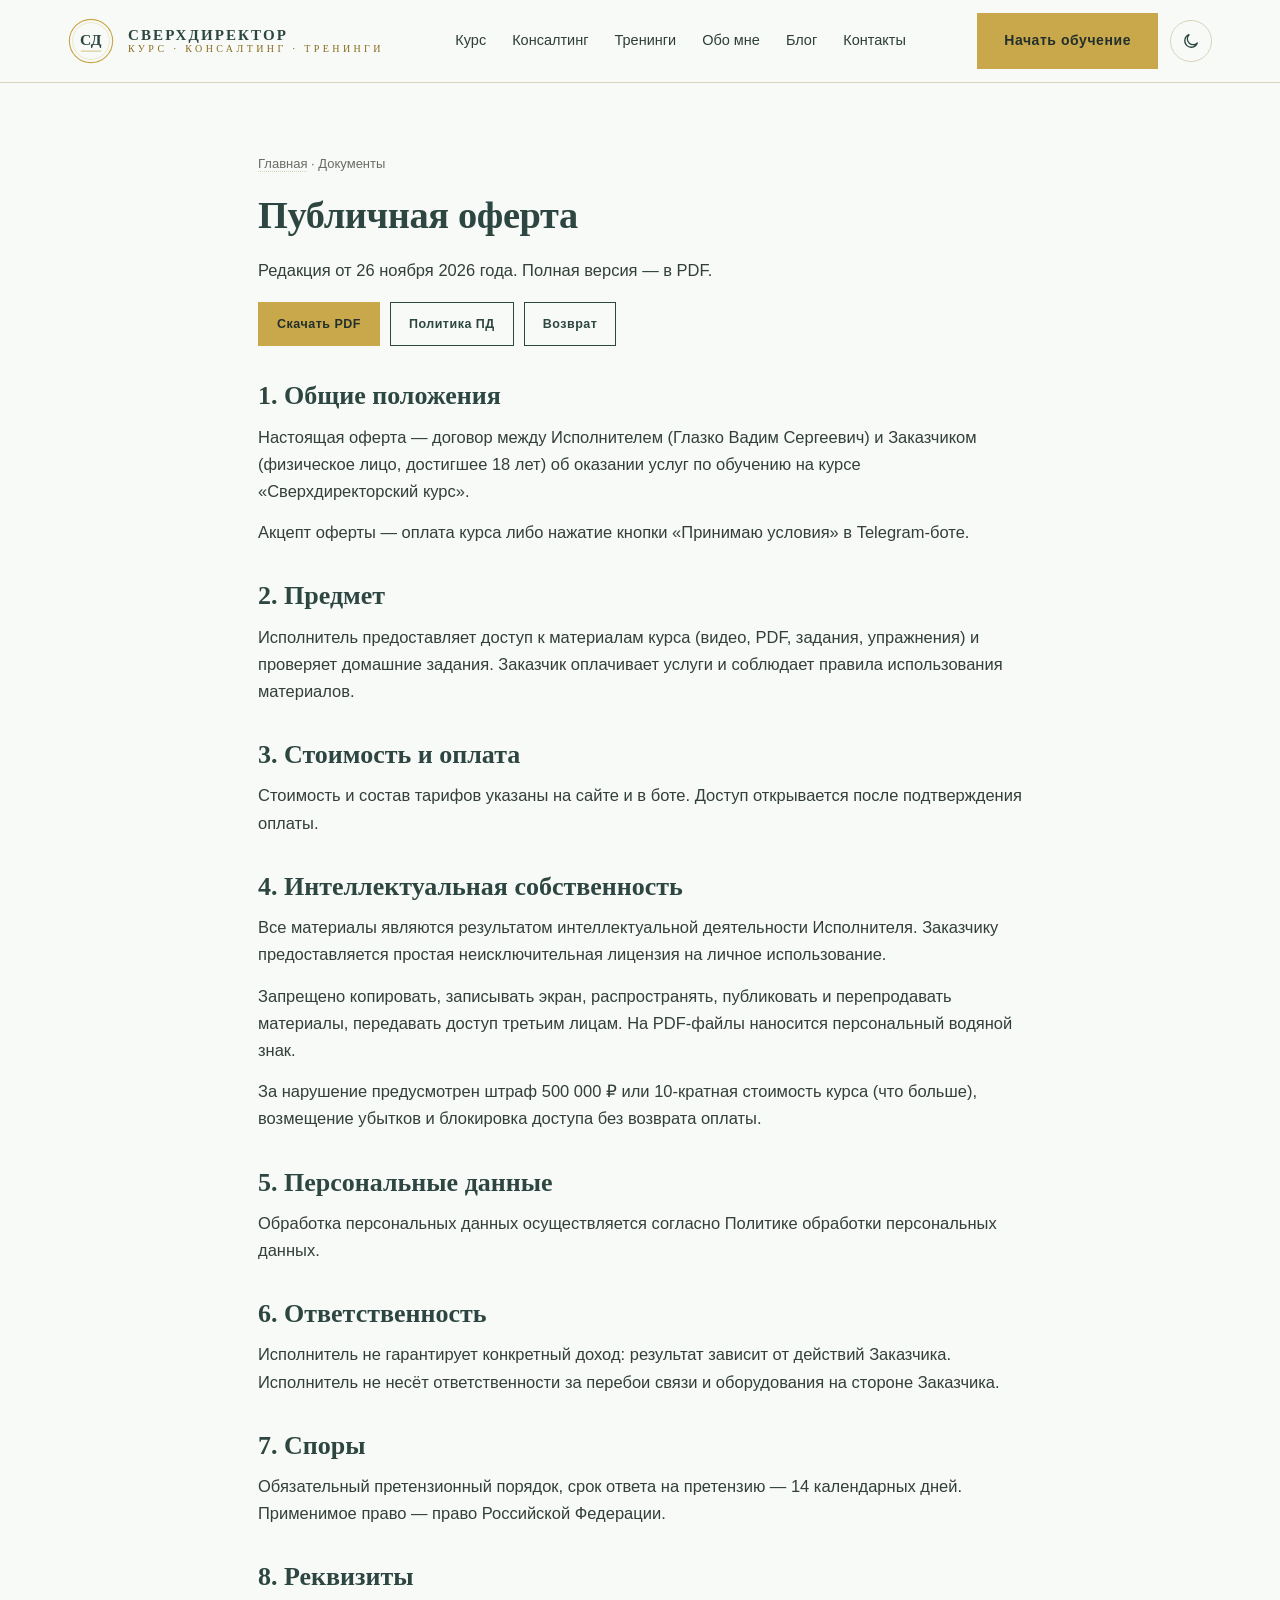
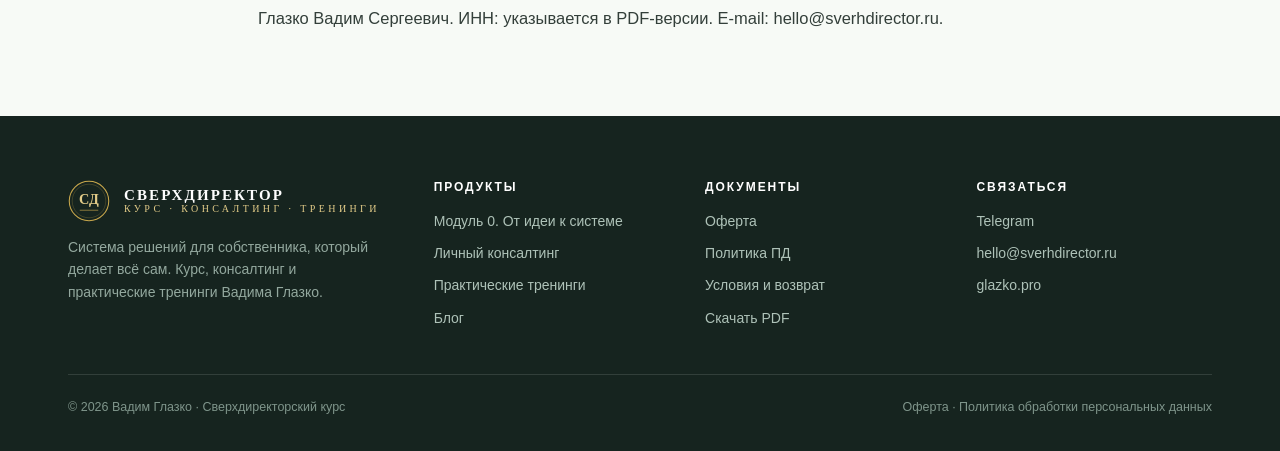
<file: docs/offer.html>
<!doctype html>
<html lang="ru">
<head>
<meta charset="utf-8">
<meta name="viewport" content="width=device-width, initial-scale=1">
<title>Оферта — Сверхдиректорский курс</title>
<meta name="description" content="Оферта">
<meta property="og:title" content="Оферта — Сверхдиректорский курс">
<meta property="og:description" content="Оферта">
<meta property="og:type" content="website">
<meta property="og:url" content="https://sverhdirector.ru/docs/offer.html">
<meta property="og:image" content="https://sverhdirector.ru/assets/img/author.jpg">
<meta name="theme-color" content="#F7FAF6" id="themeColor">
<link rel="icon" href="/assets/img/favicon.svg" type="image/svg+xml">
<script>
(function(){var t=null;try{t=localStorage.getItem('sd-theme')}catch(e){}
try{var q=new URLSearchParams(location.search).get('theme');if(q==='dark'||q==='light'){t=q}}catch(e){}
if(t!=='light'&&t!=='dark'){t=(window.matchMedia&&window.matchMedia('(prefers-color-scheme: dark)').matches)?'dark':'light';}
document.documentElement.setAttribute('data-theme',t);
document.documentElement.style.colorScheme=t;})();
</script>
<link rel="stylesheet" href="/assets/css/style.css">
<script type="text/javascript">
(function(m,e,t,r,i,k,a){m[i]=m[i]||function(){(m[i].a=m[i].a||[]).push(arguments)};
m[i].l=1*new Date();
for (var j = 0; j < document.scripts.length; j++) {if (document.scripts[j].src === r) { return; }}
k=e.createElement(t),a=e.getElementsByTagName(t)[0],k.async=1,k.src=r,a.parentNode.insertBefore(k,a)})
(window, document, "script", "https://mc.yandex.ru/metrika/tag.js", "ym");
ym(114694891, "init", {clickmap:true, trackLinks:true, accurateTrackBounce:true, webvisor:true});
</script>
<noscript><div><img src="https://mc.yandex.ru/watch/114694891" style="position:absolute; left:-9999px;" alt="" /></div></noscript>
</head>
<body data-page="">
<header class="header">
  <div class="wrap header__in">
    <a class="logo" href="/index.html" aria-label="Сверхдиректорский курс">
      <img class="logo__mark-img" src="/assets/img/emblem.svg" alt="" width="46" height="46">
      <span class="logo__text"><b>СВЕРХДИРЕКТОР</b><span>курс · консалтинг · тренинги</span></span>
    </a>
    <nav class="nav" id="nav">
      <a href="/course.html" data-nav="course">Курс</a>
      <a href="/consulting.html" data-nav="consulting">Консалтинг</a>
      <a href="/trainings.html" data-nav="trainings">Тренинги</a>
      <a href="/about.html" data-nav="about">Обо мне</a>
      <a href="/blog.html" data-nav="blog">Блог</a>
      <a href="/contacts.html" data-nav="contacts">Контакты</a>
    </nav>
    <div class="header__actions">
      <a class="btn btn--gold" href="https://t.me/sverhdirector_bot" target="_blank" rel="noopener">Начать обучение</a>
      <button class="theme-toggle" id="themeToggle" type="button" aria-label="Переключить тему" aria-pressed="false" title="Тёмная тема">
        <svg class="icon-sun" viewBox="0 0 24 24" aria-hidden="true"><circle cx="12" cy="12" r="4.2"/><path d="M12 2.6v2.2M12 19.2v2.2M2.6 12h2.2M19.2 12h2.2M5.3 5.3l1.6 1.6M17.1 17.1l1.6 1.6M18.7 5.3l-1.6 1.6M6.9 17.1l-1.6 1.6"/></svg>
        <svg class="icon-moon" viewBox="0 0 24 24" aria-hidden="true"><path d="M20.4 14.6A8.6 8.6 0 1 1 9.4 3.6a7 7 0 0 0 11 11z"/></svg>
      </button>
    </div>
    <button class="burger" id="burger" aria-label="Меню"><span></span><span></span><span></span></button>
  </div>
</header>
<section class="legal"><div class="wrap article"><div class="breadcrumbs"><a href="/index.html">Главная</a> · Документы</div>
<h1>Публичная оферта</h1>
<p class="note">Редакция от 26 ноября 2026 года. Полная версия — в PDF.</p>
<div class="doc-links"><a class="btn btn--gold" href="/assets/docs/legal.pdf" target="_blank">Скачать PDF</a><a class="btn btn--ghost" href="/docs/privacy.html">Политика ПД</a><a class="btn btn--ghost" href="/docs/refund.html">Возврат</a></div>
<h2>1. Общие положения</h2>
<p>Настоящая оферта — договор между Исполнителем (Глазко Вадим Сергеевич) и Заказчиком (физическое лицо, достигшее 18 лет) об оказании услуг по обучению на курсе «Сверхдиректорский курс».</p>
<p>Акцепт оферты — оплата курса либо нажатие кнопки «Принимаю условия» в Telegram-боте.</p>
<h2>2. Предмет</h2>
<p>Исполнитель предоставляет доступ к материалам курса (видео, PDF, задания, упражнения) и проверяет домашние задания. Заказчик оплачивает услуги и соблюдает правила использования материалов.</p>
<h2>3. Стоимость и оплата</h2>
<p>Стоимость и состав тарифов указаны на сайте и в боте. Доступ открывается после подтверждения оплаты.</p>
<h2>4. Интеллектуальная собственность</h2>
<p>Все материалы являются результатом интеллектуальной деятельности Исполнителя. Заказчику предоставляется простая неисключительная лицензия на личное использование.</p>
<p>Запрещено копировать, записывать экран, распространять, публиковать и перепродавать материалы, передавать доступ третьим лицам. На PDF-файлы наносится персональный водяной знак.</p>
<p>За нарушение предусмотрен штраф 500 000 ₽ или 10-кратная стоимость курса (что больше), возмещение убытков и блокировка доступа без возврата оплаты.</p>
<h2>5. Персональные данные</h2>
<p>Обработка персональных данных осуществляется согласно <a href="/docs/privacy.html">Политике обработки персональных данных</a>.</p>
<h2>6. Ответственность</h2>
<p>Исполнитель не гарантирует конкретный доход: результат зависит от действий Заказчика. Исполнитель не несёт ответственности за перебои связи и оборудования на стороне Заказчика.</p>
<h2>7. Споры</h2>
<p>Обязательный претензионный порядок, срок ответа на претензию — 14 календарных дней. Применимое право — право Российской Федерации.</p>
<h2>8. Реквизиты</h2>
<p>Глазко Вадим Сергеевич. ИНН: указывается в PDF-версии. E-mail: hello@sverhdirector.ru.</p>
</div></section><footer class="footer">
  <div class="wrap">
    <div class="footer__grid">
      <div class="footer__brand">
        <a class="logo" href="/index.html" style="margin-bottom:6px">
          <img src="/assets/img/emblem-light.svg" alt="" width="42" height="42">
          <span class="logo__text"><b style="color:#fff">СВЕРХДИРЕКТОР</b><span style="color:var(--gold-light)">курс · консалтинг · тренинги</span></span>
        </a>
        <p>Система решений для собственника, который делает всё сам. Курс, консалтинг и практические тренинги Вадима Глазко.</p>
      </div>
      <div>
        <h4>Продукты</h4>
        <ul>
          <li><a href="/course.html">Модуль 0. От идеи к системе</a></li>
          <li><a href="/consulting.html">Личный консалтинг</a></li>
          <li><a href="/trainings.html">Практические тренинги</a></li>
          <li><a href="/blog.html">Блог</a></li>
        </ul>
      </div>
      <div>
        <h4>Документы</h4>
        <ul>
          <li><a href="/docs/offer.html">Оферта</a></li>
          <li><a href="/docs/privacy.html">Политика ПД</a></li>
          <li><a href="/docs/refund.html">Условия и возврат</a></li>
          <li><a href="/assets/docs/legal.pdf">Скачать PDF</a></li>
        </ul>
      </div>
      <div>
        <h4>Связаться</h4>
        <ul>
          <li><a href="https://t.me/sverhdirector_bot" target="_blank" rel="noopener">Telegram</a></li>
          <li><a href="mailto:hello@sverhdirector.ru">hello@sverhdirector.ru</a></li>
          <li><a href="https://glazko.pro" target="_blank" rel="noopener">glazko.pro</a></li>
        </ul>
      </div>
    </div>
    <div class="footer__bottom">
      <span>© 2026 Вадим Глазко · Сверхдиректорский курс</span>
      <span>Оферта · Политика обработки персональных данных</span>
    </div>
  </div>
</footer>
<script src="/assets/js/main.js"></script>
</body>
</html>
</file>
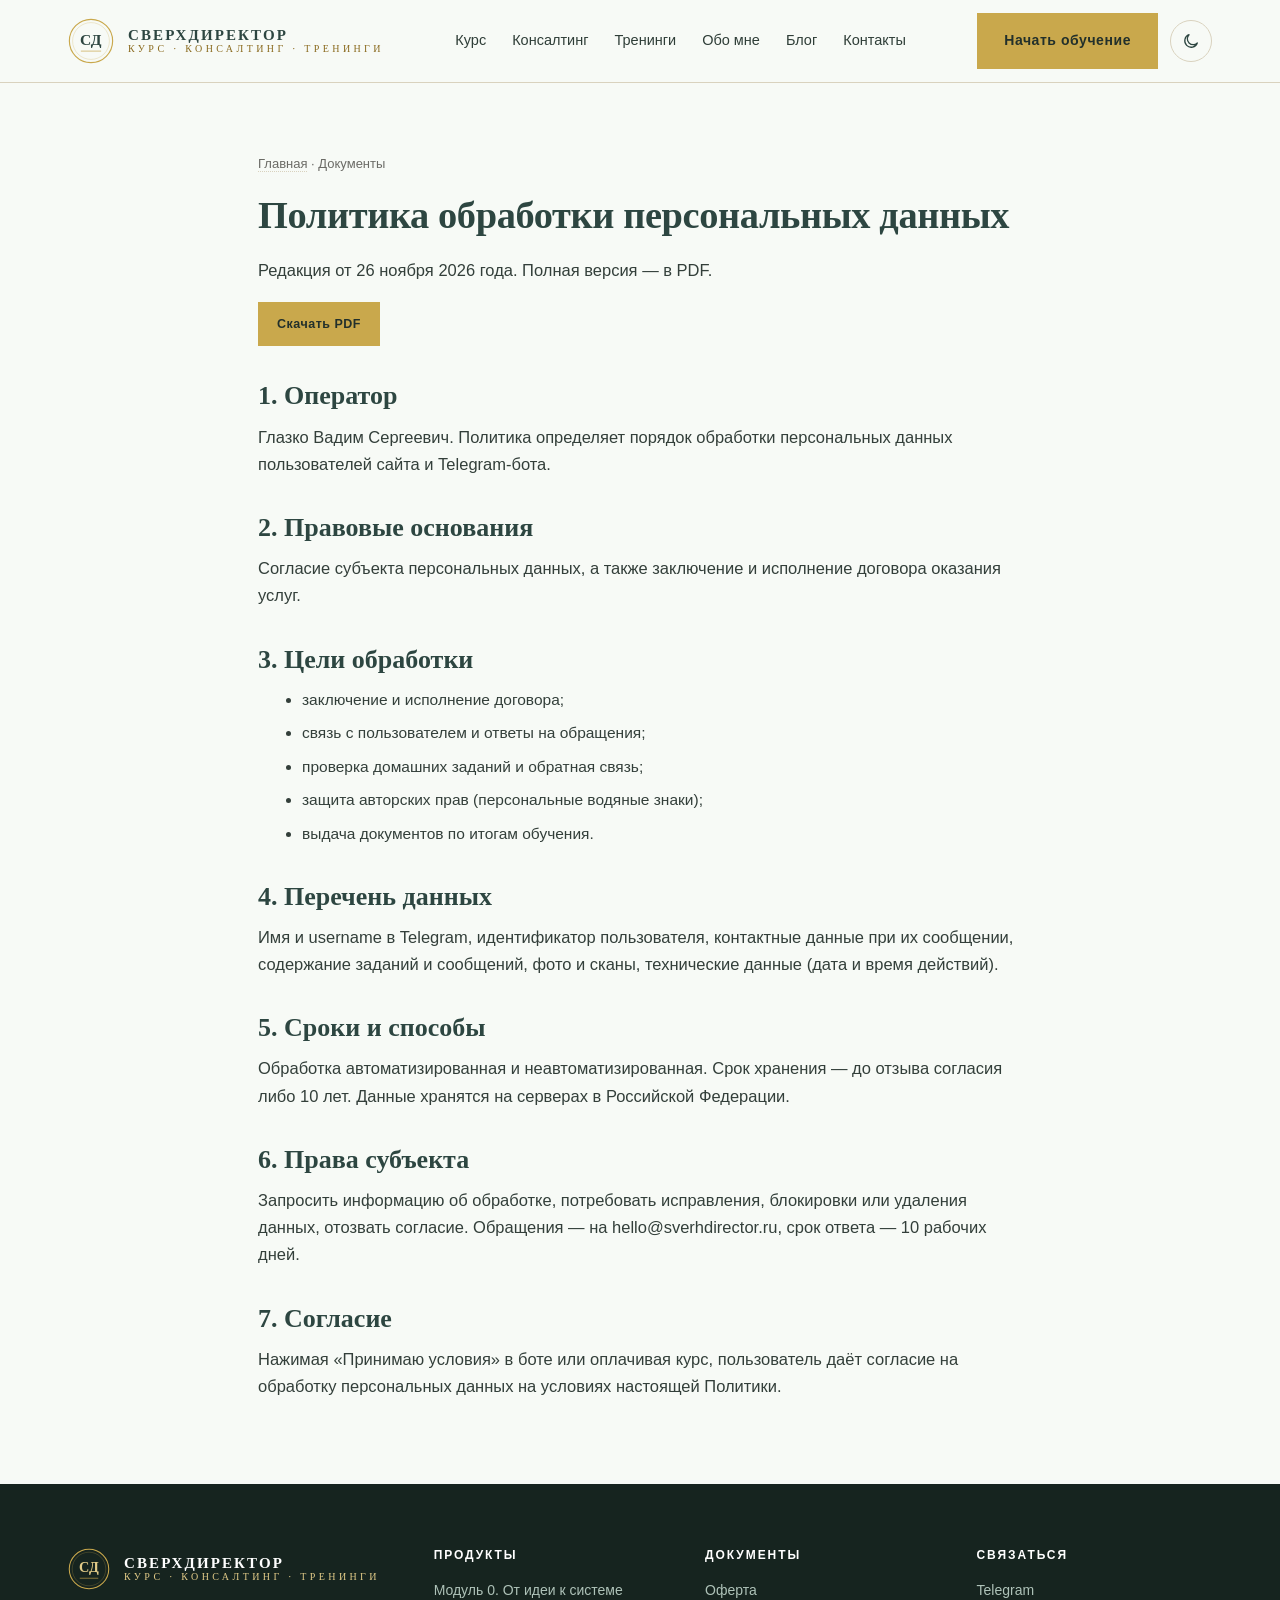
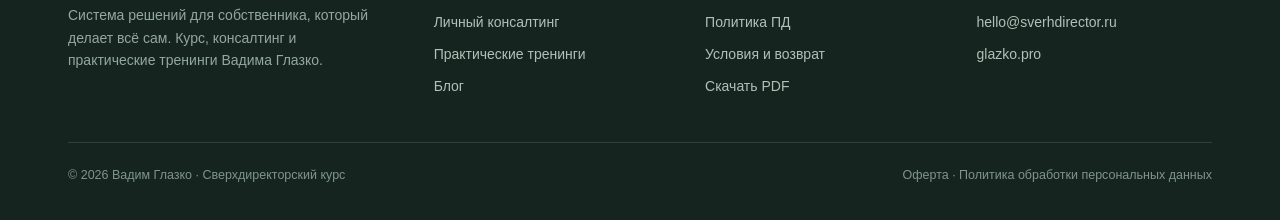
<file: docs/privacy.html>
<!doctype html>
<html lang="ru">
<head>
<meta charset="utf-8">
<meta name="viewport" content="width=device-width, initial-scale=1">
<title>Политика персональных данных — Сверхдиректорский курс</title>
<meta name="description" content="Политика персональных данных">
<meta property="og:title" content="Политика персональных данных — Сверхдиректорский курс">
<meta property="og:description" content="Политика персональных данных">
<meta property="og:type" content="website">
<meta property="og:url" content="https://sverhdirector.ru/docs/privacy.html">
<meta property="og:image" content="https://sverhdirector.ru/assets/img/author.jpg">
<meta name="theme-color" content="#F7FAF6" id="themeColor">
<link rel="icon" href="/assets/img/favicon.svg" type="image/svg+xml">
<script>
(function(){var t=null;try{t=localStorage.getItem('sd-theme')}catch(e){}
try{var q=new URLSearchParams(location.search).get('theme');if(q==='dark'||q==='light'){t=q}}catch(e){}
if(t!=='light'&&t!=='dark'){t=(window.matchMedia&&window.matchMedia('(prefers-color-scheme: dark)').matches)?'dark':'light';}
document.documentElement.setAttribute('data-theme',t);
document.documentElement.style.colorScheme=t;})();
</script>
<link rel="stylesheet" href="/assets/css/style.css">
<script type="text/javascript">
(function(m,e,t,r,i,k,a){m[i]=m[i]||function(){(m[i].a=m[i].a||[]).push(arguments)};
m[i].l=1*new Date();
for (var j = 0; j < document.scripts.length; j++) {if (document.scripts[j].src === r) { return; }}
k=e.createElement(t),a=e.getElementsByTagName(t)[0],k.async=1,k.src=r,a.parentNode.insertBefore(k,a)})
(window, document, "script", "https://mc.yandex.ru/metrika/tag.js", "ym");
ym(114694891, "init", {clickmap:true, trackLinks:true, accurateTrackBounce:true, webvisor:true});
</script>
<noscript><div><img src="https://mc.yandex.ru/watch/114694891" style="position:absolute; left:-9999px;" alt="" /></div></noscript>
</head>
<body data-page="">
<header class="header">
  <div class="wrap header__in">
    <a class="logo" href="/index.html" aria-label="Сверхдиректорский курс">
      <img class="logo__mark-img" src="/assets/img/emblem.svg" alt="" width="46" height="46">
      <span class="logo__text"><b>СВЕРХДИРЕКТОР</b><span>курс · консалтинг · тренинги</span></span>
    </a>
    <nav class="nav" id="nav">
      <a href="/course.html" data-nav="course">Курс</a>
      <a href="/consulting.html" data-nav="consulting">Консалтинг</a>
      <a href="/trainings.html" data-nav="trainings">Тренинги</a>
      <a href="/about.html" data-nav="about">Обо мне</a>
      <a href="/blog.html" data-nav="blog">Блог</a>
      <a href="/contacts.html" data-nav="contacts">Контакты</a>
    </nav>
    <div class="header__actions">
      <a class="btn btn--gold" href="https://t.me/sverhdirector_bot" target="_blank" rel="noopener">Начать обучение</a>
      <button class="theme-toggle" id="themeToggle" type="button" aria-label="Переключить тему" aria-pressed="false" title="Тёмная тема">
        <svg class="icon-sun" viewBox="0 0 24 24" aria-hidden="true"><circle cx="12" cy="12" r="4.2"/><path d="M12 2.6v2.2M12 19.2v2.2M2.6 12h2.2M19.2 12h2.2M5.3 5.3l1.6 1.6M17.1 17.1l1.6 1.6M18.7 5.3l-1.6 1.6M6.9 17.1l-1.6 1.6"/></svg>
        <svg class="icon-moon" viewBox="0 0 24 24" aria-hidden="true"><path d="M20.4 14.6A8.6 8.6 0 1 1 9.4 3.6a7 7 0 0 0 11 11z"/></svg>
      </button>
    </div>
    <button class="burger" id="burger" aria-label="Меню"><span></span><span></span><span></span></button>
  </div>
</header>
<section class="legal"><div class="wrap article"><div class="breadcrumbs"><a href="/index.html">Главная</a> · Документы</div>
<h1>Политика обработки персональных данных</h1>
<p class="note">Редакция от 26 ноября 2026 года. Полная версия — в PDF.</p>
<div class="doc-links"><a class="btn btn--gold" href="/assets/docs/legal.pdf" target="_blank">Скачать PDF</a></div>
<h2>1. Оператор</h2>
<p>Глазко Вадим Сергеевич. Политика определяет порядок обработки персональных данных пользователей сайта и Telegram-бота.</p>
<h2>2. Правовые основания</h2>
<p>Согласие субъекта персональных данных, а также заключение и исполнение договора оказания услуг.</p>
<h2>3. Цели обработки</h2>
<ul><li>заключение и исполнение договора;</li><li>связь с пользователем и ответы на обращения;</li><li>проверка домашних заданий и обратная связь;</li><li>защита авторских прав (персональные водяные знаки);</li><li>выдача документов по итогам обучения.</li></ul>
<h2>4. Перечень данных</h2>
<p>Имя и username в Telegram, идентификатор пользователя, контактные данные при их сообщении, содержание заданий и сообщений, фото и сканы, технические данные (дата и время действий).</p>
<h2>5. Сроки и способы</h2>
<p>Обработка автоматизированная и неавтоматизированная. Срок хранения — до отзыва согласия либо 10 лет. Данные хранятся на серверах в Российской Федерации.</p>
<h2>6. Права субъекта</h2>
<p>Запросить информацию об обработке, потребовать исправления, блокировки или удаления данных, отозвать согласие. Обращения — на hello@sverhdirector.ru, срок ответа — 10 рабочих дней.</p>
<h2>7. Согласие</h2>
<p>Нажимая «Принимаю условия» в боте или оплачивая курс, пользователь даёт согласие на обработку персональных данных на условиях настоящей Политики.</p>
</div></section><footer class="footer">
  <div class="wrap">
    <div class="footer__grid">
      <div class="footer__brand">
        <a class="logo" href="/index.html" style="margin-bottom:6px">
          <img src="/assets/img/emblem-light.svg" alt="" width="42" height="42">
          <span class="logo__text"><b style="color:#fff">СВЕРХДИРЕКТОР</b><span style="color:var(--gold-light)">курс · консалтинг · тренинги</span></span>
        </a>
        <p>Система решений для собственника, который делает всё сам. Курс, консалтинг и практические тренинги Вадима Глазко.</p>
      </div>
      <div>
        <h4>Продукты</h4>
        <ul>
          <li><a href="/course.html">Модуль 0. От идеи к системе</a></li>
          <li><a href="/consulting.html">Личный консалтинг</a></li>
          <li><a href="/trainings.html">Практические тренинги</a></li>
          <li><a href="/blog.html">Блог</a></li>
        </ul>
      </div>
      <div>
        <h4>Документы</h4>
        <ul>
          <li><a href="/docs/offer.html">Оферта</a></li>
          <li><a href="/docs/privacy.html">Политика ПД</a></li>
          <li><a href="/docs/refund.html">Условия и возврат</a></li>
          <li><a href="/assets/docs/legal.pdf">Скачать PDF</a></li>
        </ul>
      </div>
      <div>
        <h4>Связаться</h4>
        <ul>
          <li><a href="https://t.me/sverhdirector_bot" target="_blank" rel="noopener">Telegram</a></li>
          <li><a href="mailto:hello@sverhdirector.ru">hello@sverhdirector.ru</a></li>
          <li><a href="https://glazko.pro" target="_blank" rel="noopener">glazko.pro</a></li>
        </ul>
      </div>
    </div>
    <div class="footer__bottom">
      <span>© 2026 Вадим Глазко · Сверхдиректорский курс</span>
      <span>Оферта · Политика обработки персональных данных</span>
    </div>
  </div>
</footer>
<script src="/assets/js/main.js"></script>
</body>
</html>
</file>
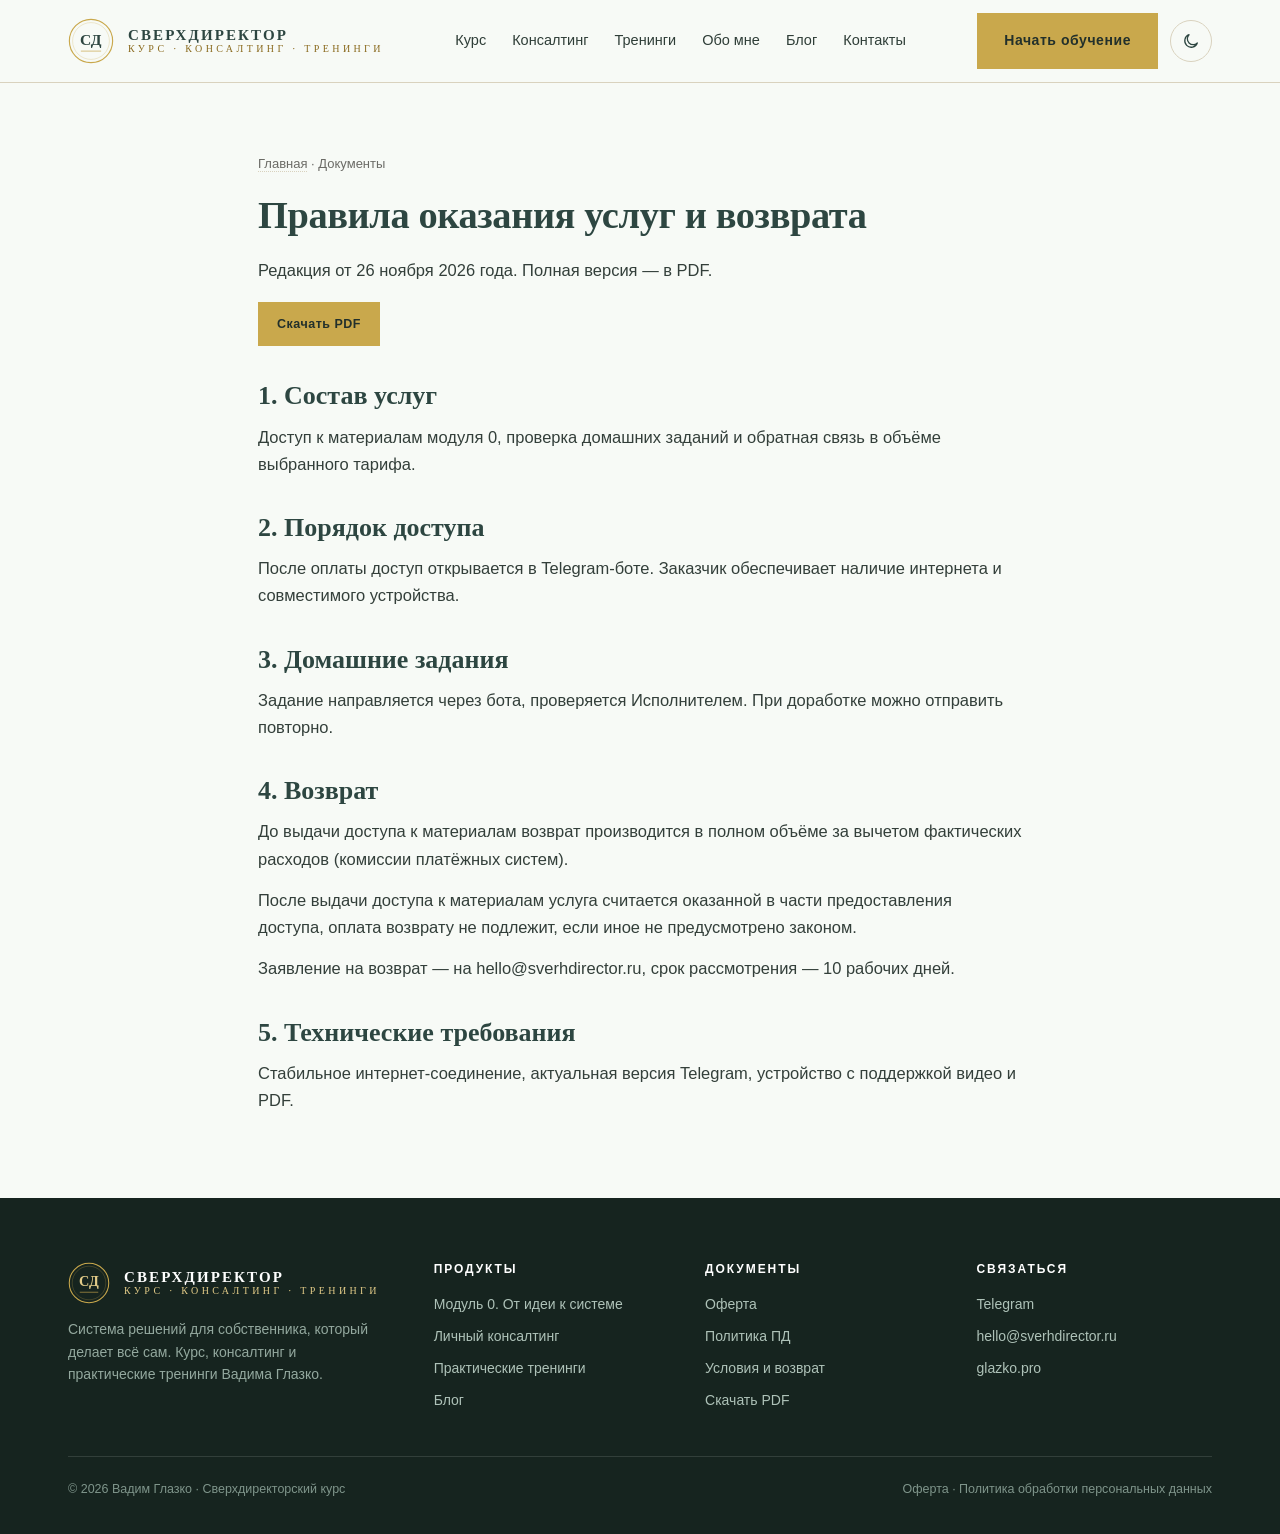
<file: docs/refund.html>
<!doctype html>
<html lang="ru">
<head>
<meta charset="utf-8">
<meta name="viewport" content="width=device-width, initial-scale=1">
<title>Условия и возврат — Сверхдиректорский курс</title>
<meta name="description" content="Условия и возврат">
<meta property="og:title" content="Условия и возврат — Сверхдиректорский курс">
<meta property="og:description" content="Условия и возврат">
<meta property="og:type" content="website">
<meta property="og:url" content="https://sverhdirector.ru/docs/refund.html">
<meta property="og:image" content="https://sverhdirector.ru/assets/img/author.jpg">
<meta name="theme-color" content="#F7FAF6" id="themeColor">
<link rel="icon" href="/assets/img/favicon.svg" type="image/svg+xml">
<script>
(function(){var t=null;try{t=localStorage.getItem('sd-theme')}catch(e){}
try{var q=new URLSearchParams(location.search).get('theme');if(q==='dark'||q==='light'){t=q}}catch(e){}
if(t!=='light'&&t!=='dark'){t=(window.matchMedia&&window.matchMedia('(prefers-color-scheme: dark)').matches)?'dark':'light';}
document.documentElement.setAttribute('data-theme',t);
document.documentElement.style.colorScheme=t;})();
</script>
<link rel="stylesheet" href="/assets/css/style.css">
<script type="text/javascript">
(function(m,e,t,r,i,k,a){m[i]=m[i]||function(){(m[i].a=m[i].a||[]).push(arguments)};
m[i].l=1*new Date();
for (var j = 0; j < document.scripts.length; j++) {if (document.scripts[j].src === r) { return; }}
k=e.createElement(t),a=e.getElementsByTagName(t)[0],k.async=1,k.src=r,a.parentNode.insertBefore(k,a)})
(window, document, "script", "https://mc.yandex.ru/metrika/tag.js", "ym");
ym(114694891, "init", {clickmap:true, trackLinks:true, accurateTrackBounce:true, webvisor:true});
</script>
<noscript><div><img src="https://mc.yandex.ru/watch/114694891" style="position:absolute; left:-9999px;" alt="" /></div></noscript>
</head>
<body data-page="">
<header class="header">
  <div class="wrap header__in">
    <a class="logo" href="/index.html" aria-label="Сверхдиректорский курс">
      <img class="logo__mark-img" src="/assets/img/emblem.svg" alt="" width="46" height="46">
      <span class="logo__text"><b>СВЕРХДИРЕКТОР</b><span>курс · консалтинг · тренинги</span></span>
    </a>
    <nav class="nav" id="nav">
      <a href="/course.html" data-nav="course">Курс</a>
      <a href="/consulting.html" data-nav="consulting">Консалтинг</a>
      <a href="/trainings.html" data-nav="trainings">Тренинги</a>
      <a href="/about.html" data-nav="about">Обо мне</a>
      <a href="/blog.html" data-nav="blog">Блог</a>
      <a href="/contacts.html" data-nav="contacts">Контакты</a>
    </nav>
    <div class="header__actions">
      <a class="btn btn--gold" href="https://t.me/sverhdirector_bot" target="_blank" rel="noopener">Начать обучение</a>
      <button class="theme-toggle" id="themeToggle" type="button" aria-label="Переключить тему" aria-pressed="false" title="Тёмная тема">
        <svg class="icon-sun" viewBox="0 0 24 24" aria-hidden="true"><circle cx="12" cy="12" r="4.2"/><path d="M12 2.6v2.2M12 19.2v2.2M2.6 12h2.2M19.2 12h2.2M5.3 5.3l1.6 1.6M17.1 17.1l1.6 1.6M18.7 5.3l-1.6 1.6M6.9 17.1l-1.6 1.6"/></svg>
        <svg class="icon-moon" viewBox="0 0 24 24" aria-hidden="true"><path d="M20.4 14.6A8.6 8.6 0 1 1 9.4 3.6a7 7 0 0 0 11 11z"/></svg>
      </button>
    </div>
    <button class="burger" id="burger" aria-label="Меню"><span></span><span></span><span></span></button>
  </div>
</header>
<section class="legal"><div class="wrap article"><div class="breadcrumbs"><a href="/index.html">Главная</a> · Документы</div>
<h1>Правила оказания услуг и возврата</h1>
<p class="note">Редакция от 26 ноября 2026 года. Полная версия — в PDF.</p>
<div class="doc-links"><a class="btn btn--gold" href="/assets/docs/legal.pdf" target="_blank">Скачать PDF</a></div>
<h2>1. Состав услуг</h2>
<p>Доступ к материалам модуля 0, проверка домашних заданий и обратная связь в объёме выбранного тарифа.</p>
<h2>2. Порядок доступа</h2>
<p>После оплаты доступ открывается в Telegram-боте. Заказчик обеспечивает наличие интернета и совместимого устройства.</p>
<h2>3. Домашние задания</h2>
<p>Задание направляется через бота, проверяется Исполнителем. При доработке можно отправить повторно.</p>
<h2>4. Возврат</h2>
<p>До выдачи доступа к материалам возврат производится в полном объёме за вычетом фактических расходов (комиссии платёжных систем).</p>
<p>После выдачи доступа к материалам услуга считается оказанной в части предоставления доступа, оплата возврату не подлежит, если иное не предусмотрено законом.</p>
<p>Заявление на возврат — на hello@sverhdirector.ru, срок рассмотрения — 10 рабочих дней.</p>
<h2>5. Технические требования</h2>
<p>Стабильное интернет-соединение, актуальная версия Telegram, устройство с поддержкой видео и PDF.</p>
</div></section><footer class="footer">
  <div class="wrap">
    <div class="footer__grid">
      <div class="footer__brand">
        <a class="logo" href="/index.html" style="margin-bottom:6px">
          <img src="/assets/img/emblem-light.svg" alt="" width="42" height="42">
          <span class="logo__text"><b style="color:#fff">СВЕРХДИРЕКТОР</b><span style="color:var(--gold-light)">курс · консалтинг · тренинги</span></span>
        </a>
        <p>Система решений для собственника, который делает всё сам. Курс, консалтинг и практические тренинги Вадима Глазко.</p>
      </div>
      <div>
        <h4>Продукты</h4>
        <ul>
          <li><a href="/course.html">Модуль 0. От идеи к системе</a></li>
          <li><a href="/consulting.html">Личный консалтинг</a></li>
          <li><a href="/trainings.html">Практические тренинги</a></li>
          <li><a href="/blog.html">Блог</a></li>
        </ul>
      </div>
      <div>
        <h4>Документы</h4>
        <ul>
          <li><a href="/docs/offer.html">Оферта</a></li>
          <li><a href="/docs/privacy.html">Политика ПД</a></li>
          <li><a href="/docs/refund.html">Условия и возврат</a></li>
          <li><a href="/assets/docs/legal.pdf">Скачать PDF</a></li>
        </ul>
      </div>
      <div>
        <h4>Связаться</h4>
        <ul>
          <li><a href="https://t.me/sverhdirector_bot" target="_blank" rel="noopener">Telegram</a></li>
          <li><a href="mailto:hello@sverhdirector.ru">hello@sverhdirector.ru</a></li>
          <li><a href="https://glazko.pro" target="_blank" rel="noopener">glazko.pro</a></li>
        </ul>
      </div>
    </div>
    <div class="footer__bottom">
      <span>© 2026 Вадим Глазко · Сверхдиректорский курс</span>
      <span>Оферта · Политика обработки персональных данных</span>
    </div>
  </div>
</footer>
<script src="/assets/js/main.js"></script>
</body>
</html>
</file>
<file: assets/css/style.css>
:root{
  --green:#2D4641; --green-dark:#1E312D; --green-deep:#16241F;
  --gold:#C9A84C; --gold-light:#E2CB88; --gold-dark:#8A6A1E;
  --cream:#F2ECDA; --paper:#F7FAF6; --line:#D9D2BE; --muted:#6B6B66;
  --ink:#1A2320; --white:#fff;
  /* семантические токены темы */
  --bg:var(--paper);
  --surface:#fff;
  --surface-warm:#FFFDF7;
  --surface-cool:#F7FAF6;
  --surface-tint:#F4F1E4;
  --text:#333F3A; --text-soft:#41504A; --text-strong:#2F3E38;
  --heading:var(--green);
  --accent-text:var(--gold-dark);
  --btn-ink:#22302B;
  --shadow:0 18px 40px rgba(45,70,65,.08);
  --shadow-lg:0 20px 44px rgba(45,70,65,.10);
  --header-bg:rgba(247,250,246,.92);
  --chip-bg:var(--cream); --chip-ink:var(--green); --chip-accent:var(--gold-dark);
  --serif:Georgia,'Times New Roman',serif;
  --sans:Arial,Helvetica,sans-serif;
  --wrap:1200px;
}
*{box-sizing:border-box;margin:0;padding:0}
html{scroll-behavior:smooth}
body{font-family:var(--sans);font-size:17px;line-height:1.65;color:var(--ink);background:var(--bg);-webkit-font-smoothing:antialiased}
img{max-width:100%;display:block}
a{color:inherit;text-decoration:none}
.wrap{max-width:var(--wrap);margin:0 auto;padding:0 28px}
.serif{font-family:var(--serif)}
.kicker{font-size:12px;letter-spacing:.18em;text-transform:uppercase;color:var(--accent-text);font-weight:700;display:flex;align-items:center;gap:12px}
.kicker::before{content:'';width:34px;height:2px;background:var(--gold)}
h1,h2,h3,h4{font-family:var(--serif);font-weight:700;line-height:1.2;color:var(--heading)}
h1{font-size:clamp(34px,4.6vw,60px);letter-spacing:-.01em}
h2{font-size:clamp(28px,3.2vw,42px);margin-bottom:18px}
h3{font-size:clamp(20px,2vw,26px)}
p.lead{font-size:clamp(17px,1.6vw,20px);color:var(--text-strong)}
section{padding:92px 0}
.section--tight{padding:64px 0}
.section--cream{background:var(--cream)}
.section--green{background:var(--green);color:#E7EFEA}
.section--green h2,.section--green h3{color:#fff}
.section--green .kicker{color:var(--gold-light)}
.section--dark{background:var(--green-deep);color:#D9E4DE}
.muted{color:var(--muted)}
.center{text-align:center}
.center .kicker{justify-content:center}
.center .kicker::before{display:none}

/* header */
.header{position:sticky;top:0;z-index:100;background:var(--header-bg);backdrop-filter:blur(12px);border-bottom:1px solid var(--line)}
.header__in{display:flex;align-items:center;justify-content:space-between;height:82px}
.logo{display:flex;align-items:center;gap:14px}
.logo__mark{width:44px;height:44px;border:1px solid var(--gold);border-radius:50%;display:grid;place-items:center;font-family:var(--serif);font-weight:700;color:var(--heading);font-size:17px;letter-spacing:.02em;position:relative}
.logo__mark::after{content:'';position:absolute;inset:4px;border:1px solid rgba(201,168,76,.45);border-radius:50%}
.logo__text{font-family:var(--serif);line-height:1.05}
.logo__text b{display:block;font-size:15px;letter-spacing:.14em;color:var(--heading)}
.logo__text span{display:block;font-size:10px;letter-spacing:.34em;color:var(--accent-text);text-transform:uppercase}
.nav{display:flex;align-items:center;gap:26px}
.nav a{font-size:14.5px;color:var(--text-strong);padding:6px 0;border-bottom:1px solid transparent;transition:.2s}
.nav a:hover,.nav a.is-active{color:var(--heading);border-color:var(--gold)}
.btn{display:inline-flex;align-items:center;justify-content:center;gap:10px;padding:15px 26px;font-size:14px;font-weight:700;letter-spacing:.04em;border:1px solid transparent;cursor:pointer;transition:.22s;white-space:nowrap}
.btn--gold{background:var(--gold);color:var(--btn-ink)}
.btn--gold:hover{background:var(--gold-light)}
.btn--green{background:var(--green);color:#fff}
.btn--green:hover{background:var(--green-dark)}
.btn--ghost{border-color:var(--heading);color:var(--heading);background:transparent}
.btn--ghost:hover{background:var(--green);color:#fff}
.btn--light{border-color:rgba(255,255,255,.4);color:#fff}
.btn--light:hover{background:#fff;color:var(--chip-ink)}
.burger{display:none;background:none;border:0;cursor:pointer;padding:8px}
.burger span{display:block;width:26px;height:2px;background:var(--green);margin:5px 0;transition:.2s}

/* hero */
.hero{position:relative;overflow:hidden;background:linear-gradient(135deg,var(--green-dark),var(--green) 55%,#35524B);color:#EAF1ED;padding:78px 0 0}
.hero::before{content:'';position:absolute;inset:0;background:
  radial-gradient(1100px 500px at 88% 8%,rgba(201,168,76,.16),transparent 60%),
  radial-gradient(700px 400px at 0% 100%,rgba(0,0,0,.25),transparent 60%)}
.hero__in{position:relative;display:grid;grid-template-columns:1.15fr .85fr;gap:56px;align-items:end}
.hero h1{color:#fff;margin:20px 0 22px}
.hero h1 em{font-style:normal;color:var(--gold-light)}
.hero p{color:#CFDDD6;max-width:560px;font-size:18px}
.hero__actions{display:flex;gap:14px;margin-top:32px;flex-wrap:wrap}
.hero__facts{display:flex;gap:34px;margin-top:44px;padding-top:26px;border-top:1px solid rgba(255,255,255,.18);flex-wrap:wrap}
.hero__fact b{display:block;font-family:var(--serif);font-size:28px;color:var(--gold-light);line-height:1}
.hero__fact span{font-size:12.5px;letter-spacing:.06em;color:#B9CCC3}
.hero__photo{position:relative;align-self:end}
.hero__photo img{width:100%;max-height:560px;object-fit:cover;object-position:50% 28%;filter:saturate(.95)}
.hero__photo::before{content:'';position:absolute;inset:-14px -14px 14px 14px;border:1px solid rgba(201,168,76,.55);pointer-events:none}
.hero__frame{position:absolute;left:-16px;bottom:-16px;background:var(--chip-bg);color:var(--chip-ink);padding:16px 20px;font-family:var(--serif);font-size:15px;line-height:1.35;max-width:280px}
.hero__frame b{color:var(--chip-accent);display:block;font-size:11px;letter-spacing:.18em;text-transform:uppercase;margin-bottom:6px;font-family:var(--sans)}

/* grids/cards */
.grid-3{display:grid;grid-template-columns:repeat(3,1fr);gap:22px}
.grid-2{display:grid;grid-template-columns:1fr 1fr;gap:56px;align-items:center}
.cards{display:grid;grid-template-columns:repeat(3,1fr);gap:22px;margin-top:36px}
.card{background:var(--surface);border:1px solid var(--line);padding:34px 30px;position:relative;transition:.25s;display:flex;flex-direction:column}
.card:hover{transform:translateY(-4px);box-shadow:var(--shadow);border-color:var(--gold)}
.card__num{font-family:var(--serif);font-size:14px;letter-spacing:.14em;color:var(--accent-text);margin-bottom:14px}
.card h3{margin-bottom:12px}
.card p{color:var(--text-soft);font-size:15.5px;flex:1}
.card__link{margin-top:22px;font-size:13px;font-weight:700;letter-spacing:.1em;text-transform:uppercase;color:var(--heading);border-bottom:1px solid var(--gold);align-self:flex-start;padding-bottom:4px}
.card--dark{background:linear-gradient(160deg,#2A423C,#22352F);border-color:rgba(201,168,76,.35);color:#DCE7E1}
.card--dark h3{color:#fff}
.card--dark p{color:#BCCDC4}
.card--dark .card__num{color:var(--gold-light)}

/* for whom */
.split{display:grid;grid-template-columns:1fr 1fr;gap:26px;margin-top:36px}
.panel{border:1px solid var(--line);background:var(--surface);padding:34px}
.panel--accent{border-color:var(--gold);background:linear-gradient(180deg,var(--surface-warm),var(--surface-cool))}
.panel h3{margin-bottom:16px}
.panel ul{list-style:none;display:grid;gap:12px}
.panel li{position:relative;padding-left:22px;font-size:15.5px;color:var(--text-soft)}
.panel li::before{content:'';position:absolute;left:0;top:9px;width:8px;height:8px;border:1px solid var(--gold);transform:rotate(45deg)}

/* stats */
.stats{display:grid;grid-template-columns:repeat(4,1fr);gap:0;border-top:1px solid var(--line);border-bottom:1px solid var(--line)}
.stat{padding:34px 26px;border-right:1px solid var(--line)}
.stat:last-child{border-right:0}
.stat b{display:block;font-family:var(--serif);font-size:clamp(30px,3vw,42px);color:var(--heading);line-height:1}
.stat span{display:block;margin-top:10px;font-size:13.5px;color:var(--muted);line-height:1.45}
.section--green .stats{border-color:rgba(255,255,255,.18)}
.section--green .stat{border-color:rgba(255,255,255,.18)}
.section--green .stat b{color:var(--gold-light)}
.section--green .stat span{color:#B9CCC3}

/* program */
.program{margin-top:34px;border-top:1px solid var(--line)}
.program details{border-bottom:1px solid var(--line);padding:0}
.program summary{cursor:pointer;list-style:none;display:flex;gap:20px;align-items:baseline;padding:22px 0;transition:.2s}
.program summary::-webkit-details-marker{display:none}
.program summary:hover h3{color:var(--accent-text)}
.program .num{font-family:var(--serif);font-size:14px;color:var(--accent-text);min-width:38px}
.program summary h3{font-size:20px;flex:1}
.program summary .plus{font-size:22px;color:var(--gold);transition:.25s}
.program details[open] summary .plus{transform:rotate(45deg)}
.program .body{padding:0 0 26px 58px;color:var(--text-soft);font-size:15.5px;max-width:860px}
.program .body p+p{margin-top:10px}

/* tariffs */
.tariffs{display:grid;grid-template-columns:repeat(3,1fr);gap:22px;margin-top:38px;align-items:stretch}
.tariff{background:var(--surface);border:1px solid var(--line);padding:34px 30px;display:flex;flex-direction:column;position:relative}
.tariff--featured{border-color:var(--gold);box-shadow:var(--shadow-lg);transform:translateY(-8px)}
.tariff__tag{position:absolute;top:-13px;left:30px;background:var(--gold);color:var(--btn-ink);font-size:11px;letter-spacing:.14em;text-transform:uppercase;font-weight:700;padding:6px 12px}
.tariff h3{font-size:24px;margin-bottom:6px}
.tariff__price{font-family:var(--serif);font-size:38px;color:var(--heading);margin:14px 0 4px}
.tariff__price small{font-size:14px;color:var(--muted);font-family:var(--sans)}
.tariff ul{list-style:none;display:grid;gap:10px;margin:20px 0 26px;flex:1}
.tariff li{position:relative;padding-left:20px;font-size:14.5px;color:var(--text-soft)}
.tariff li::before{content:'✓';position:absolute;left:0;color:var(--accent-text);font-weight:700}
.tariff .btn{width:100%}
.tariff__note{margin-top:12px;font-size:12.5px;color:var(--muted);text-align:center}

/* reviews */
.reviews{display:grid;grid-template-columns:repeat(3,1fr);gap:22px;margin-top:36px}
.review{background:var(--surface);border:1px solid var(--line);padding:28px}
.review p{font-size:15px;color:var(--text-soft);font-style:italic}
.review__who{display:flex;align-items:center;gap:12px;margin-top:20px;padding-top:16px;border-top:1px solid var(--line)}
.review__ava{width:40px;height:40px;border-radius:50%;background:var(--cream);display:grid;place-items:center;font-family:var(--serif);color:var(--accent-text)}
.review__who b{font-size:14px;display:block}
.review__who span{font-size:12px;color:var(--muted)}
.reviews__note{margin-top:18px;font-size:13px;color:var(--muted)}

/* author */
.author{display:grid;grid-template-columns:.9fr 1.1fr;gap:56px;align-items:center}
.author__photo{position:relative}
.author__photo img{width:100%;max-height:620px;object-fit:cover;object-position:50% 20%}
.author__photo::after{content:'';position:absolute;inset:16px -16px -16px 16px;border:1px solid var(--gold);z-index:-1}
.author ul{list-style:none;display:grid;gap:12px;margin:22px 0}
.author li{position:relative;padding-left:22px}
.author li::before{content:'';position:absolute;left:0;top:9px;width:8px;height:8px;border:1px solid var(--gold);transform:rotate(45deg)}
.author__links{display:flex;gap:18px;margin-top:22px;font-size:14px}
.author__links a{border-bottom:1px solid var(--gold)}

/* faq */
.faq{margin-top:30px;border-top:1px solid var(--line)}
.faq details{border-bottom:1px solid var(--line)}
.faq summary{cursor:pointer;list-style:none;padding:22px 0;font-family:var(--serif);font-size:19px;color:var(--heading);display:flex;justify-content:space-between;gap:20px}
.faq summary::-webkit-details-marker{display:none}
.faq summary::after{content:'+';color:var(--gold);font-size:24px}
.faq details[open] summary::after{content:'–'}
.faq .body{padding:0 0 22px;color:var(--text-soft);font-size:15.5px;max-width:860px}

/* cta */
.cta{background:linear-gradient(135deg,var(--green-dark),var(--green));color:#fff;padding:76px 0;position:relative;overflow:hidden}
.cta::before{content:'';position:absolute;inset:0;background:radial-gradient(900px 400px at 80% 20%,rgba(201,168,76,.18),transparent 60%)}
.cta__in{position:relative;display:flex;justify-content:space-between;align-items:center;gap:40px;flex-wrap:wrap}
.cta h2{color:#fff;margin-bottom:10px}
.cta p{color:#CFDDD6;max-width:620px}
.cta .btn{flex-shrink:0}

/* footer */
.footer{background:var(--green-deep);color:#AEC2B8;padding:64px 0 34px;font-size:14px}
.footer__grid{display:grid;grid-template-columns:1.4fr 1fr 1fr 1fr;gap:36px}
.footer h4{color:#fff;font-family:var(--sans);font-size:12px;letter-spacing:.16em;text-transform:uppercase;margin-bottom:16px}
.footer ul{list-style:none;display:grid;gap:9px}
.footer a:hover{color:var(--gold-light)}
.footer__brand p{margin-top:14px;max-width:300px;line-height:1.6;color:#93A89E}
.footer__bottom{margin-top:44px;padding-top:22px;border-top:1px solid rgba(255,255,255,.12);display:flex;justify-content:space-between;gap:20px;flex-wrap:wrap;font-size:12.5px;color:#7F958B}

/* legal */
.legal{padding:70px 0}
.legal h1{font-size:clamp(28px,3vw,40px);margin-bottom:26px}
.legal h2{font-size:23px;margin:34px 0 12px}
.legal p,.legal li{font-size:15.5px;color:var(--text);margin-bottom:10px}
.legal ol,.legal ul{padding-left:22px;margin-bottom:14px}
.breadcrumbs{font-size:13px;color:var(--muted);margin-bottom:18px}
.breadcrumbs a{border-bottom:1px dotted var(--line)}
.doc-links{display:flex;gap:10px;flex-wrap:wrap;margin:18px 0 6px}
.doc-links .btn{padding:11px 18px;font-size:12.5px}

/* blog */
.posts{display:grid;grid-template-columns:repeat(3,1fr);gap:22px;margin-top:36px}
.post{background:var(--surface);border:1px solid var(--line);display:flex;flex-direction:column;transition:.25s}
.post:hover{transform:translateY(-4px);box-shadow:var(--shadow);border-color:var(--gold)}
.post__top{padding:26px 26px 0;font-size:12px;letter-spacing:.12em;text-transform:uppercase;color:var(--accent-text)}
.post__body{padding:14px 26px 26px;display:flex;flex-direction:column;flex:1}
.post h3{font-size:21px;margin-bottom:10px}
.post p{font-size:14.5px;color:var(--text-soft);flex:1}
.post__more{margin-top:18px;font-size:12.5px;font-weight:700;letter-spacing:.1em;text-transform:uppercase;color:var(--heading)}
.article{max-width:820px;margin:0 auto}
.article h1{margin-bottom:18px}
.article h2{margin:34px 0 12px;font-size:26px}
.article p{margin-bottom:14px;font-size:16.5px;color:var(--text)}
.article blockquote{border-left:2px solid var(--gold);padding:6px 0 6px 22px;margin:24px 0;font-family:var(--serif);font-size:19px;color:var(--heading)}
.article ul{margin:0 0 16px 22px}
.article li{margin-bottom:8px;color:var(--text)}

/* misc */
.reveal{transform:translateY(14px);transition:transform .6s ease}
.reveal.is-in{transform:none}
.note{font-size:13px;color:var(--muted);margin-top:14px}
.tag{display:inline-block;font-size:11.5px;letter-spacing:.12em;text-transform:uppercase;color:var(--accent-text);border:1px solid var(--line);padding:5px 10px;margin-right:8px}

/* responsive */
@media(max-width:1020px){
  .hero__in{grid-template-columns:1fr;gap:40px}
  .hero__photo{max-width:520px}
  .grid-3,.cards,.tariffs,.reviews,.posts{grid-template-columns:1fr 1fr}
  .author,.grid-2,.split{grid-template-columns:1fr;gap:36px}
  .stats{grid-template-columns:1fr 1fr}
  .stat:nth-child(2){border-right:0}
  .footer__grid{grid-template-columns:1fr 1fr}
}
@media(max-width:760px){
  body{font-size:16px}
  section{padding:64px 0}
  .nav{position:fixed;inset:82px 0 auto 0;background:var(--paper);flex-direction:column;align-items:flex-start;padding:24px 28px;gap:18px;border-bottom:1px solid var(--line);display:none}
  .nav.is-open{display:flex}
  .burger{display:block}
  .header__in .btn{display:none}
  .grid-3,.cards,.tariffs,.reviews,.posts,.stats{grid-template-columns:1fr}
  .stat{border-right:0;border-bottom:1px solid var(--line)}
  .hero__frame{position:static;margin-top:14px}
  .program .body{padding-left:0}
  .cta__in{flex-direction:column;align-items:flex-start}
}

/* long-read article */
.article{position:relative}
.article h2[id]{scroll-margin-top:104px}
.article h3{margin:30px 0 10px;font-size:21px}
.article h4{margin:22px 0 8px;font-family:var(--sans);font-size:15px;letter-spacing:.06em;text-transform:uppercase;color:var(--accent-text)}
.article hr{border:0;border-top:1px solid var(--line);margin:34px 0}
.article__meta{display:flex;flex-wrap:wrap;gap:10px 18px;font-size:12.5px;letter-spacing:.08em;text-transform:uppercase;color:var(--accent-text);margin:0 0 22px}
.article__meta span{display:inline-flex;align-items:center;gap:8px}
.article__meta span+span::before{content:'';width:4px;height:4px;background:var(--gold);border-radius:50%}
.article .lead{font-size:19.5px;line-height:1.55;color:var(--text-strong);margin-bottom:18px}
.article .lead b{color:var(--heading)}
.toc{border:1px solid var(--gold);background:linear-gradient(180deg,var(--surface-warm),var(--surface-cool));padding:26px 28px;margin:30px 0 36px}
.toc__label{font-size:11.5px;letter-spacing:.18em;text-transform:uppercase;color:var(--accent-text);font-weight:700;margin-bottom:14px}
.toc ol{columns:2;column-gap:34px;margin:0;padding-left:20px}
.toc li{margin-bottom:9px;font-size:15px;break-inside:avoid}
.toc a{border-bottom:1px solid transparent;color:var(--heading)}
.toc a:hover{border-color:var(--gold)}
.callout{background:linear-gradient(180deg,var(--surface-warm),var(--surface-tint));border-left:3px solid var(--gold);padding:20px 24px;margin:26px 0}
.callout p{margin-bottom:8px;font-size:16px}
.callout p:last-child{margin-bottom:0}
.callout__label{display:block;font-size:11.5px;letter-spacing:.16em;text-transform:uppercase;color:var(--accent-text);font-weight:700;margin-bottom:8px}
.checklist{list-style:none;margin:0 0 18px;padding:0}
.checklist li{position:relative;padding-left:28px;margin-bottom:9px;font-size:16px;color:var(--text)}
.checklist li::before{content:'✓';position:absolute;left:0;top:0;color:var(--accent-text);font-weight:700}
.steps{list-style:none;counter-reset:st;margin:22px 0 18px;padding:0}
.steps li{counter-increment:st;position:relative;padding-left:48px;margin-bottom:16px;font-size:16px;color:var(--text)}
.steps li::before{content:counter(st);position:absolute;left:0;top:-2px;width:32px;height:32px;border:1px solid var(--gold);color:var(--accent-text);font-family:var(--serif);font-size:15px;display:grid;place-items:center;border-radius:50%}
.steps li b{color:var(--heading)}
.ex{border:1px solid var(--line);background:var(--surface);margin:24px 0}
.ex summary{cursor:pointer;list-style:none;padding:16px 22px;font-family:var(--serif);font-size:17px;color:var(--heading);display:flex;justify-content:space-between;gap:16px;align-items:center}
.ex summary::-webkit-details-marker{display:none}
.ex summary::after{content:'+';color:var(--gold);font-size:22px;line-height:1}
.ex[open] summary::after{content:'–'}
.ex__body{padding:0 22px 20px;font-size:15.5px;color:var(--text-soft)}
.ex__body p{margin-bottom:10px}
.ex__body p:last-child{margin-bottom:0}
.lr-table-wrap{overflow-x:auto;margin:24px 0}
.lr-table{width:100%;border-collapse:collapse;background:var(--surface);font-size:14.5px}
.lr-table caption{text-align:left;font-size:12.5px;color:var(--muted);padding-bottom:8px}
.lr-table th,.lr-table td{border:1px solid var(--line);padding:11px 13px;text-align:left;vertical-align:top;color:var(--text)}
.lr-table th{background:var(--cream);font-family:var(--serif);font-size:14px;color:var(--heading);font-weight:700}
.lr-table td b{color:var(--heading)}
.quiz{border:1px solid var(--line);background:var(--surface);padding:30px 30px 26px;margin:34px 0}
.quiz__head{display:flex;justify-content:space-between;gap:16px;align-items:baseline;margin-bottom:8px}
.quiz__head h3{margin:0;font-size:22px}
.quiz__count{font-size:12.5px;letter-spacing:.1em;text-transform:uppercase;color:var(--accent-text)}
.quiz__bar{height:3px;background:var(--cream);margin:14px 0 22px;position:relative}
.quiz__bar i{position:absolute;inset:0 auto 0 0;width:16.6%;background:var(--gold);transition:width .3s}
.quiz__q{margin-bottom:22px}
.quiz__q p{font-weight:700;color:var(--heading);font-size:16.5px;margin-bottom:12px}
.quiz__opts{display:grid;gap:8px}
.quiz__opt{display:flex;gap:10px;align-items:flex-start;border:1px solid var(--line);background:var(--surface);padding:11px 14px;cursor:pointer;font-size:15px;color:var(--text);transition:.15s;margin-bottom:0}
.quiz__opt:hover{border-color:var(--gold)}
.quiz__opt input{margin-top:4px;accent-color:var(--accent-text)}
.quiz__opt.is-checked{border-color:var(--gold);background:var(--surface-warm)}
.quiz__result{display:none;border-top:1px solid var(--line);margin-top:8px;padding-top:20px}
.quiz__result.is-on{display:block}
.quiz__result b{display:block;font-family:var(--serif);font-size:20px;color:var(--heading);margin-bottom:8px}
.quiz__result p{font-size:15.5px}
.reflect{background:linear-gradient(180deg,var(--surface-cool),var(--surface-tint));border:1px solid var(--line);padding:28px;margin:30px 0}
.reflect label{display:block;font-size:11.5px;letter-spacing:.14em;text-transform:uppercase;color:var(--accent-text);font-weight:700;margin:16px 0 6px}
.reflect label:first-of-type{margin-top:0}
.reflect textarea{width:100%;min-height:62px;border:1px solid var(--line);background:var(--surface);padding:10px 12px;font-family:var(--sans);font-size:14.5px;line-height:1.5;color:var(--ink);resize:vertical}
.reflect textarea:focus{outline:none;border-color:var(--gold)}
.reflect__actions{display:flex;gap:10px;flex-wrap:wrap;margin-top:18px}
.reflect__actions .btn{padding:11px 18px;font-size:12.5px}
.reflect__hint{font-size:12.5px;color:var(--muted);margin-top:10px}
.summary{background:linear-gradient(160deg,#2D4641,#22352F);color:#DCE7E1;padding:30px 32px;margin:34px 0}
.summary h3{color:#fff;margin:0 0 16px}
.summary ol{counter-reset:sm;list-style:none;margin:0;padding:0}
.summary li{counter-increment:sm;position:relative;padding-left:34px;margin-bottom:11px;font-size:15.5px;color:#DCE7E1}
.summary li::before{content:counter(sm);position:absolute;left:0;top:0;font-family:var(--serif);color:var(--gold-light);font-size:15px}
.summary li b{color:#fff}
.related{display:grid;grid-template-columns:1fr 1fr;gap:12px;margin:26px 0 6px}
.related a{border:1px solid var(--line);background:var(--surface);padding:16px 18px;transition:.2s}
.related a:hover{border-color:var(--gold);transform:translateY(-2px)}
.related span{display:block;font-size:11px;letter-spacing:.14em;text-transform:uppercase;color:var(--accent-text);margin-bottom:6px}
.related b{display:block;font-family:var(--serif);font-size:16.5px;line-height:1.3;color:var(--heading);font-weight:700}
.article__foot{font-size:13.5px;color:var(--muted);border-top:1px solid var(--line);margin-top:36px;padding-top:18px}
@media(max-width:760px){
  .article .lead{font-size:17.5px}
  .toc{padding:22px 20px}
  .toc ol{columns:1}
  .quiz{padding:22px 18px}
  .reflect{padding:22px 18px}
  .summary{padding:24px 20px}
  .related{grid-template-columns:1fr}
  .steps li{padding-left:42px}
}

/* theme toggle */
.header__actions{display:flex;align-items:center;gap:12px}
.theme-toggle{display:inline-flex;align-items:center;justify-content:center;width:42px;height:42px;border:1px solid var(--line);border-radius:50%;background:transparent;color:var(--heading);cursor:pointer;transition:.22s;flex:0 0 auto;padding:0}
.theme-toggle:hover{border-color:var(--gold);color:var(--accent-text);transform:translateY(-1px)}
.theme-toggle svg{width:18px;height:18px;display:block;fill:none;stroke:currentColor;stroke-width:1.7;stroke-linecap:round;stroke-linejoin:round}
.theme-toggle .icon-sun{display:none}
html[data-theme="dark"] .theme-toggle .icon-sun{display:block}
html[data-theme="dark"] .theme-toggle .icon-moon{display:none}

/* ===== тёмная тема: наследует айдентику (глубокий зелёный, золото, крем) ===== */
html[data-theme="dark"]{
  color-scheme:dark;
  --paper:#0E1613;
  --bg:#0E1613;
  --green-dark:#0F1B17;
  --green-deep:#0A1210;
  --cream:#1E2B25;
  --line:#2B3A34;
  --muted:#95A89E;
  --ink:#E8EFEA;
  --surface:#161F1B;
  --surface-warm:#1A2420;
  --surface-cool:#131C18;
  --surface-tint:#1D2A24;
  --text:#DDE7E1;
  --text-soft:#B4C4BB;
  --text-strong:#F2EDDC;
  --heading:#EFE9D8;
  --accent-text:#E2CB88;
  --btn-ink:#1E2B25;
  --shadow:0 18px 40px rgba(0,0,0,.45);
  --shadow-lg:0 20px 44px rgba(0,0,0,.55);
  --header-bg:rgba(12,19,16,.9);
  --chip-bg:#E9E1C8;
  --chip-ink:#1E312D;
  --chip-accent:#7A5E1A;
}
html[data-theme="dark"] .hero{background:linear-gradient(135deg,#0B1512,#16241F 55%,#1D312B)}
html[data-theme="dark"] .cta{background:linear-gradient(135deg,#0B1512,#1A2B25)}
html[data-theme="dark"] .footer{background:#08100D}
html[data-theme="dark"] .section--cream{background:#101915}
html[data-theme="dark"] .section--green{background:#1C2E28}
html[data-theme="dark"] .section--dark{background:#0A1210}
html[data-theme="dark"] .nav a{color:var(--text-soft)}
html[data-theme="dark"] .nav a:hover,html[data-theme="dark"] .nav a.is-active{color:var(--heading)}
html[data-theme="dark"] .btn--ghost{border-color:var(--gold);color:var(--heading)}
html[data-theme="dark"] .btn--ghost:hover{background:var(--gold);color:var(--btn-ink)}
html[data-theme="dark"] .btn--green{background:#2D4641;color:#F2EDDC}
html[data-theme="dark"] .card--dark{background:linear-gradient(160deg,#1B2C26,#141F1B);border-color:rgba(201,168,76,.28)}
html[data-theme="dark"] .summary{background:linear-gradient(160deg,#1B2C26,#141F1B);border:1px solid rgba(201,168,76,.22)}
html[data-theme="dark"] .hero__frame{box-shadow:0 24px 40px rgba(0,0,0,.45)}
html[data-theme="dark"] .hero__photo img{filter:saturate(.92) brightness(.92)}
html[data-theme="dark"] .author__photo img{filter:brightness(.93)}
html[data-theme="dark"] .hero__photo::before{border-color:rgba(201,168,76,.4)}
html[data-theme="dark"] .toc{border-color:rgba(201,168,76,.45)}
html[data-theme="dark"] .callout{background:linear-gradient(180deg,#1A2420,#1E2A22);border-left-color:var(--gold)}
html[data-theme="dark"] .article blockquote{color:var(--gold-light)}
html[data-theme="dark"] .quiz__bar{background:#22312A}
html[data-theme="dark"] .quiz__opt{background:#121B17}
html[data-theme="dark"] .quiz__opt.is-checked{background:#1F2E27}
html[data-theme="dark"] .quiz__opt input{accent-color:var(--gold)}
html[data-theme="dark"] .reflect textarea{background:#121B17;color:var(--ink)}
html[data-theme="dark"] .reflect textarea::placeholder{color:#6F8078}
html[data-theme="dark"] .lr-table th{background:#1B2A24;color:var(--heading)}
html[data-theme="dark"] .steps li::before{border-color:rgba(201,168,76,.55);color:var(--gold-light)}
html[data-theme="dark"] .checklist li::before{color:var(--gold)}
html[data-theme="dark"] .tag{border-color:var(--line);color:var(--accent-text)}
html[data-theme="dark"] ::selection{background:rgba(201,168,76,.35);color:#fff}
html[data-theme="dark"] img{color:#1E2B25}
@media(max-width:760px){
  .header__actions .btn{display:none}
  .theme-toggle{width:38px;height:38px}
}
</file>
